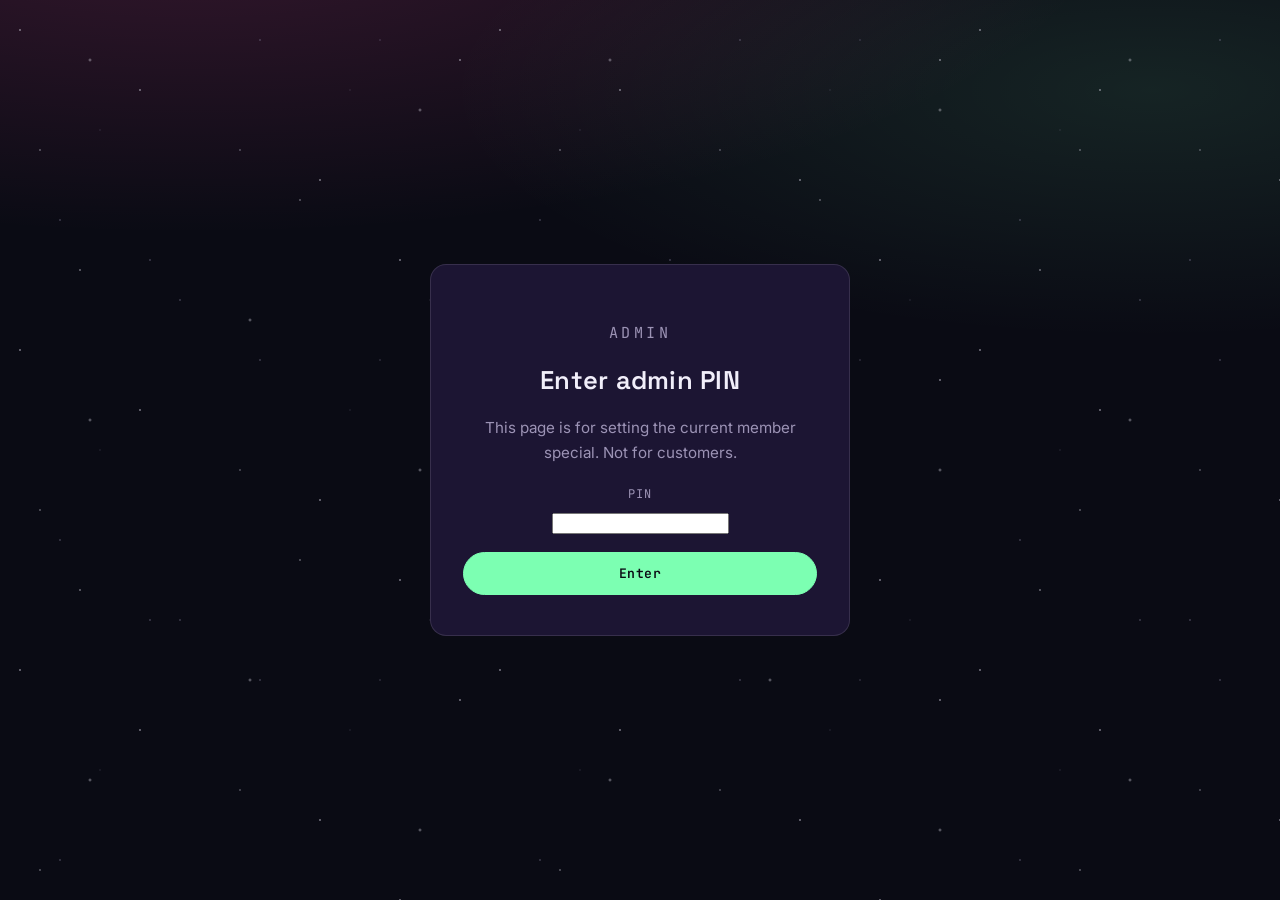
<file: admin/index.html>
<!doctype html>
<html lang="en">
<head>
<meta charset="utf-8">
<meta name="viewport" content="width=device-width, initial-scale=1">
<title>Admin — Indus Valley</title>
<meta name="robots" content="noindex, nofollow">
<link rel="preconnect" href="https://fonts.googleapis.com">
<link href="https://fonts.googleapis.com/css2?family=Space+Grotesk:wght@500;600;700&family=Inter:wght@400;500;600&family=JetBrains+Mono:wght@400;500&display=swap" rel="stylesheet">
<link rel="stylesheet" href="../style.css">
</head>
<body>
<div class="starfield" aria-hidden="true"></div>
<div class="starfield starfield-mid" aria-hidden="true"></div>
<div class="starfield starfield-fast" aria-hidden="true"></div>

<section class="gate-screen" id="pinScreen">
  <div class="gate-card">
    <p class="eyebrow">Admin</p>
    <h1>Enter admin PIN</h1>
    <p>This page is for setting the current member special. Not for customers.</p>
    <div class="form-field" style="margin-top:20px;">
      <label for="adminPin">PIN</label>
      <input type="password" id="adminPin" autocomplete="off">
    </div>
    <button class="btn primary" id="pinSubmit" style="width:100%;">Enter</button>
    <p class="form-msg" id="pinMsg" hidden></p>
  </div>
</section>

<div id="adminApp" hidden>
  <div class="wrap" style="max-width:640px;padding-top:60px;padding-bottom:60px;">
    <p class="eyebrow">Admin</p>
    <h1 style="font-family:var(--display);font-size:2rem;margin-bottom:8px;">Current member special</h1>
    <p style="color:var(--dust);">This is what logged-in members see on the store page right now.</p>

    <form id="promoForm" class="member-form" style="margin-top:32px;">
      <label class="consent-row" style="margin:0 0 20px;">
        <input type="checkbox" id="promoActive">
        <span>Special is currently active (unchecking hides it from members immediately)</span>
      </label>

      <div class="form-field">
        <label for="promoType">Type</label>
        <select id="promoType" style="width:100%;background:var(--space-black);border:1px solid var(--hairline);border-radius:10px;padding:12px 14px;color:var(--starlight);font-family:var(--body);font-size:0.95rem;">
          <option value="percent">Percentage off cart</option>
          <option value="free_preroll">Free pre-roll</option>
          <option value="free_edible">Free edible</option>
          <option value="custom">Custom (write your own label)</option>
        </select>
      </div>

      <div class="form-field" id="valueField">
        <label for="promoValue">Percentage off (e.g. 15)</label>
        <input type="text" id="promoValue" placeholder="15">
      </div>

      <div class="form-field">
        <label for="promoLabel">Label shown to members</label>
        <input type="text" id="promoLabel" placeholder="15% off your cart">
      </div>

      <button type="submit" class="btn primary" id="promoSubmit">Save special</button>
      <p class="form-msg" id="promoMsg" hidden></p>
    </form>

    <div style="margin-top:56px;padding-top:40px;border-top:1px solid var(--hairline);">
      <p class="eyebrow">Individual</p>
      <h1 style="font-family:var(--display);font-size:2rem;margin-bottom:8px;">Send a promo to one member</h1>
      <p style="color:var(--dust);">For birthdays, thank-yous, or anything else meant for just one person. Emails them a code immediately.</p>

      <form id="individualPromoForm" class="member-form" style="margin-top:24px;">
        <div class="form-field">
          <label for="indivMemberSelect">Member</label>
          <select id="indivMemberSelect" required style="width:100%;background:var(--space-black);border:1px solid var(--hairline);border-radius:10px;padding:12px 14px;color:var(--starlight);font-family:var(--body);font-size:0.95rem;">
            <option value="">Loading members…</option>
          </select>
        </div>
        <div class="form-field">
          <label for="indivPromoType">Special</label>
          <select id="indivPromoType" style="width:100%;background:var(--space-black);border:1px solid var(--hairline);border-radius:10px;padding:12px 14px;color:var(--starlight);font-family:var(--body);font-size:0.95rem;">
            <option value="birthday">🎂 Birthday</option>
            <option value="loyalty">⭐ Loyalty</option>
            <option value="thank_you">🙏 Random thank you</option>
          </select>
        </div>
        <div class="form-field">
          <label for="indivPromoValue">Value (e.g. 15, if a percentage — otherwise leave blank)</label>
          <input type="text" id="indivPromoValue" placeholder="15">
        </div>
        <div class="form-field">
          <label for="indivPromoLabel">Message shown to them / label on the code</label>
          <input type="text" id="indivPromoLabel" placeholder="Happy birthday! 15% off your cart this month" required>
        </div>
        <button type="submit" class="btn primary" id="indivPromoSubmit">Send it</button>
        <p class="form-msg" id="indivPromoMsg" hidden></p>
      </form>
    </div>

    <div style="margin-top:56px;padding-top:40px;border-top:1px solid var(--hairline);">
      <p class="eyebrow">Stores</p>
      <h1 style="font-family:var(--display);font-size:2rem;margin-bottom:8px;">Manage stores</h1>
      <p style="color:var(--dust);">Add a store, edit its details, or toggle it live/coming-soon — no code changes needed. The mall's portal ring, search, and A-Z list update automatically.</p>

      <div id="storeList" style="margin-top:28px;display:flex;flex-direction:column;gap:12px;"></div>

      <button type="button" class="btn" id="addStoreBtn" style="width:100%;margin-top:16px;">+ Add a new store</button>
    </div>

    <div style="margin-top:56px;padding-top:40px;border-top:1px solid var(--hairline);">
      <p class="eyebrow">Location &amp; Contact</p>
      <h1 style="font-family:var(--display);font-size:2rem;margin-bottom:8px;">Store details</h1>
      <p style="color:var(--dust);">Address, map link, and contact info — shown on each store's contact section.</p>

      <div class="form-field" style="margin-top:24px;">
        <label for="detailsStoreSelect">Store</label>
        <select id="detailsStoreSelect" style="width:100%;background:var(--space-black);border:1px solid var(--hairline);border-radius:10px;padding:12px 14px;color:var(--starlight);font-family:var(--body);font-size:0.95rem;">
          <option value="">Loading stores…</option>
        </select>
      </div>

      <form id="storeDetailsForm" class="member-form" style="margin-top:16px;">
        <div class="form-field">
          <label for="detailsAddress">Address</label>
          <input type="text" id="detailsAddress" placeholder="123 Main Road, Your Town">
        </div>
        <div class="form-field">
          <label for="detailsMapLink">Google Maps link</label>
          <input type="text" id="detailsMapLink" placeholder="https://maps.app.goo.gl/...">
        </div>
        <div class="form-field">
          <label for="detailsWhatsapp">WhatsApp number</label>
          <input type="text" id="detailsWhatsapp" placeholder="27821234567">
        </div>
        <div class="form-field">
          <label for="detailsInstagram">Instagram handle</label>
          <input type="text" id="detailsInstagram" placeholder="@yourstore">
        </div>
        <div class="form-field">
          <label for="detailsEmail">Email</label>
          <input type="email" id="detailsEmail" placeholder="hello@yourstore.com">
        </div>
        <div class="form-field">
          <label for="detailsPhone">Phone number</label>
          <input type="text" id="detailsPhone" placeholder="082 123 4567">
        </div>
        <div class="form-field">
          <label for="detailsBookingLink">Booking link (Google Calendar, Calendly, etc. — shows a "Book Now" button if set)</label>
          <input type="text" id="detailsBookingLink" placeholder="https://calendar.google.com/...">
        </div>

        <div class="form-field">
          <label style="margin-bottom:12px;">Sections shown on this store's page</label>
          <p style="font-size:0.8rem;color:var(--dust);margin:-6px 0 14px;">Off by default — turn on only what's relevant for this store.</p>
          <label class="consent-row"><input type="checkbox" id="detailsShopEnabled"><span>Shop</span></label>
          <label class="consent-row"><input type="checkbox" id="detailsGalleryEnabled"><span>Gallery</span></label>
          <label class="consent-row"><input type="checkbox" id="detailsEventsEnabled"><span>Upcoming / Events</span></label>
          <label class="consent-row"><input type="checkbox" id="detailsReviewsEnabled"><span>Reviews</span></label>
          <label class="consent-row"><input type="checkbox" id="detailsContactEnabled"><span>Find Us / Contact</span></label>
        </div>
        <button type="submit" class="btn primary" id="storeDetailsSubmit">Save details</button>
        <p class="form-msg" id="storeDetailsMsg" hidden></p>
      </form>
    </div>

    <div style="margin-top:56px;padding-top:40px;border-top:1px solid var(--hairline);">
      <p class="eyebrow">Catalog</p>
      <h1 style="font-family:var(--display);font-size:2rem;margin-bottom:8px;">Manage products</h1>
      <p style="color:var(--dust);">Add, edit, or remove products — with real photos — for any store.</p>

      <div class="form-field" style="margin-top:24px;">
        <label for="productsStoreSelect">Store</label>
        <select id="productsStoreSelect" style="width:100%;background:var(--space-black);border:1px solid var(--hairline);border-radius:10px;padding:12px 14px;color:var(--starlight);font-family:var(--body);font-size:0.95rem;">
          <option value="">Loading stores…</option>
        </select>
      </div>

      <div id="productList" style="margin-top:20px;display:flex;flex-direction:column;gap:10px;"></div>

      <button type="button" class="btn" id="addProductBtn" style="width:100%;margin-top:16px;">+ Add a product</button>
    </div>

    <div class="admin-modal-backdrop" id="productEditBackdrop" hidden></div>
    <div class="orbit-store-popup admin-modal" id="productEditModal" style="position:fixed;top:50%;left:50%;transform:translate(-50%,-50%);width:340px;max-width:90vw;z-index:900;text-align:left;" hidden>
      <button class="orbit-popup-close" id="productEditClose" aria-label="Close">×</button>
      <p class="eyebrow" style="margin-bottom:16px;">Product details</p>
      <form id="productEditForm" class="member-form">
        <input type="hidden" id="productEditId">
        <div class="form-field">
          <label for="productEditCategory">Category</label>
          <select id="productEditCategory" style="width:100%;background:var(--space-black);border:1px solid var(--hairline);border-radius:10px;padding:12px 14px;color:var(--starlight);font-family:var(--body);font-size:0.95rem;">
            <option value="">— choose a category —</option>
            <option value="__new__">+ Add new category…</option>
          </select>
          <input type="text" id="productEditCategoryNew" placeholder="New category name" style="margin-top:8px;" hidden>
        </div>
        <div class="form-field">
          <label for="productEditName">Product name</label>
          <input type="text" id="productEditName" required>
        </div>
        <div class="form-field">
          <label for="productEditVariant">Description / variant</label>
          <input type="text" id="productEditVariant" placeholder="e.g. 30ml, 300 drops">
        </div>
        <div class="form-field">
          <label for="productEditPrice">Price / display text</label>
          <input type="text" id="productEditPrice" placeholder="e.g. R150, or 1000mg CBD">
        </div>
        <div class="form-field">
          <label for="productEditPhotoFile">Photo</label>
          <input type="file" id="productEditPhotoFile" accept="image/*">
          <div id="productPhotoPreviewWrap" style="margin-top:10px;" hidden>
            <img id="productPhotoPreview" style="width:100%;max-height:160px;object-fit:cover;border-radius:10px;display:block;">
          </div>
          <p id="productUploadStatus" style="font-size:0.78rem;color:var(--dust);margin-top:6px;"></p>
          <input type="hidden" id="productEditPhotoUrl">
        </div>
        <div class="form-field">
          <label for="productEditStatus">Status</label>
          <select id="productEditStatus" style="width:100%;background:var(--space-black);border:1px solid var(--hairline);border-radius:10px;padding:12px 14px;color:var(--starlight);font-family:var(--body);font-size:0.95rem;">
            <option value="active">Active (visible)</option>
            <option value="hidden">Hidden</option>
          </select>
        </div>
        <button type="submit" class="btn primary" id="productEditSave" style="width:100%;">Save product</button>
        <button type="button" class="btn" id="productEditDelete" style="width:100%;margin-top:8px;color:var(--plasma-pink);">Delete this product</button>
        <p class="form-msg" id="productEditMsg" hidden></p>
      </form>
    </div>

    <div style="margin-top:56px;padding-top:40px;border-top:1px solid var(--hairline);">
      <p class="eyebrow">Showcase</p>
      <h1 style="font-family:var(--display);font-size:2rem;margin-bottom:8px;">Manage gallery</h1>
      <p style="color:var(--dust);">Optional — only shows on a store's page if it has at least one photo.</p>
      <div class="form-field" style="margin-top:24px;">
        <label for="galleryStoreSelect">Store</label>
        <select id="galleryStoreSelect" style="width:100%;background:var(--space-black);border:1px solid var(--hairline);border-radius:10px;padding:12px 14px;color:var(--starlight);font-family:var(--body);font-size:0.95rem;">
          <option value="">Loading stores…</option>
        </select>
      </div>
      <div id="galleryList" style="margin-top:20px;display:flex;flex-direction:column;gap:10px;"></div>
      <button type="button" class="btn" id="addGalleryBtn" style="width:100%;margin-top:16px;">+ Add a photo</button>
    </div>

    <div class="admin-modal-backdrop" id="galleryEditBackdrop" hidden></div>
    <div class="orbit-store-popup admin-modal" id="galleryEditModal" style="position:fixed;top:50%;left:50%;transform:translate(-50%,-50%);width:340px;max-width:90vw;z-index:900;text-align:left;" hidden>
      <button class="orbit-popup-close" id="galleryEditClose" aria-label="Close">×</button>
      <p class="eyebrow" style="margin-bottom:16px;">Photo details</p>
      <form id="galleryEditForm" class="member-form">
        <input type="hidden" id="galleryEditId">
        <div class="form-field">
          <label for="galleryEditPhotoFile">Photo</label>
          <input type="file" id="galleryEditPhotoFile" accept="image/*">
          <div id="galleryPhotoPreviewWrap" style="margin-top:10px;" hidden>
            <img id="galleryPhotoPreview" style="width:100%;max-height:160px;object-fit:cover;border-radius:10px;display:block;">
          </div>
          <p id="galleryUploadStatus" style="font-size:0.78rem;color:var(--dust);margin-top:6px;"></p>
          <input type="hidden" id="galleryEditPhotoUrl">
        </div>
        <div class="form-field">
          <label for="galleryEditCaption">Caption (optional)</label>
          <input type="text" id="galleryEditCaption" placeholder="e.g. Studio session, March 2026">
        </div>
        <button type="submit" class="btn primary" id="galleryEditSave" style="width:100%;">Save photo</button>
        <button type="button" class="btn" id="galleryEditDelete" style="width:100%;margin-top:8px;color:var(--plasma-pink);">Delete this photo</button>
        <p class="form-msg" id="galleryEditMsg" hidden></p>
      </form>
    </div>

    <div style="margin-top:56px;padding-top:40px;border-top:1px solid var(--hairline);">
      <p class="eyebrow">Calendar</p>
      <h1 style="font-family:var(--display);font-size:2rem;margin-bottom:8px;">Manage events</h1>
      <p style="color:var(--dust);">Optional — shows on a store's page only if there's at least one upcoming event.</p>
      <div class="form-field" style="margin-top:24px;">
        <label for="eventsStoreSelect">Store</label>
        <select id="eventsStoreSelect" style="width:100%;background:var(--space-black);border:1px solid var(--hairline);border-radius:10px;padding:12px 14px;color:var(--starlight);font-family:var(--body);font-size:0.95rem;">
          <option value="">Loading stores…</option>
        </select>
      </div>
      <div id="eventsAdminList" style="margin-top:20px;display:flex;flex-direction:column;gap:10px;"></div>
      <button type="button" class="btn" id="addEventBtn" style="width:100%;margin-top:16px;">+ Add an event</button>
    </div>

    <div class="admin-modal-backdrop" id="eventEditBackdrop" hidden></div>
    <div class="orbit-store-popup admin-modal" id="eventEditModal" style="position:fixed;top:50%;left:50%;transform:translate(-50%,-50%);width:340px;max-width:90vw;z-index:900;text-align:left;" hidden>
      <button class="orbit-popup-close" id="eventEditClose" aria-label="Close">×</button>
      <p class="eyebrow" style="margin-bottom:16px;">Event details</p>
      <form id="eventEditForm" class="member-form">
        <input type="hidden" id="eventEditId">
        <div class="form-field"><label for="eventEditTitle">Title</label><input type="text" id="eventEditTitle" required></div>
        <div class="form-field"><label for="eventEditDate">Date</label><input type="date" id="eventEditDate" required></div>
        <div class="form-field"><label for="eventEditTime">Time (optional)</label><input type="text" id="eventEditTime" placeholder="e.g. 7pm"></div>
        <div class="form-field"><label for="eventEditDescription">Description (optional)</label><input type="text" id="eventEditDescription"></div>
        <button type="submit" class="btn primary" id="eventEditSave" style="width:100%;">Save event</button>
        <button type="button" class="btn" id="eventEditDelete" style="width:100%;margin-top:8px;color:var(--plasma-pink);">Delete this event</button>
        <p class="form-msg" id="eventEditMsg" hidden></p>
      </form>
    </div>

    <div style="margin-top:56px;padding-top:40px;border-top:1px solid var(--hairline);">
      <p class="eyebrow">Social proof</p>
      <h1 style="font-family:var(--display);font-size:2rem;margin-bottom:8px;">Manage reviews</h1>
      <p style="color:var(--dust);">Optional — shows on a store's page only if it has at least one review.</p>
      <div class="form-field" style="margin-top:24px;">
        <label for="reviewsStoreSelect">Store</label>
        <select id="reviewsStoreSelect" style="width:100%;background:var(--space-black);border:1px solid var(--hairline);border-radius:10px;padding:12px 14px;color:var(--starlight);font-family:var(--body);font-size:0.95rem;">
          <option value="">Loading stores…</option>
        </select>
      </div>
      <div id="reviewsAdminList" style="margin-top:20px;display:flex;flex-direction:column;gap:10px;"></div>
      <button type="button" class="btn" id="addReviewBtn" style="width:100%;margin-top:16px;">+ Add a review</button>
    </div>

    <div class="admin-modal-backdrop" id="reviewEditBackdrop" hidden></div>
    <div class="orbit-store-popup admin-modal" id="reviewEditModal" style="position:fixed;top:50%;left:50%;transform:translate(-50%,-50%);width:340px;max-width:90vw;z-index:900;text-align:left;" hidden>
      <button class="orbit-popup-close" id="reviewEditClose" aria-label="Close">×</button>
      <p class="eyebrow" style="margin-bottom:16px;">Review details</p>
      <form id="reviewEditForm" class="member-form">
        <input type="hidden" id="reviewEditId">
        <div class="form-field"><label for="reviewEditName">Reviewer name</label><input type="text" id="reviewEditName" required></div>
        <div class="form-field">
          <label for="reviewEditRating">Rating</label>
          <select id="reviewEditRating" style="width:100%;background:var(--space-black);border:1px solid var(--hairline);border-radius:10px;padding:12px 14px;color:var(--starlight);font-family:var(--body);font-size:0.95rem;">
            <option value="5">★★★★★ (5)</option>
            <option value="4">★★★★☆ (4)</option>
            <option value="3">★★★☆☆ (3)</option>
            <option value="2">★★☆☆☆ (2)</option>
            <option value="1">★☆☆☆☆ (1)</option>
          </select>
        </div>
        <div class="form-field"><label for="reviewEditText">Review text</label><input type="text" id="reviewEditText" required></div>
        <button type="submit" class="btn primary" id="reviewEditSave" style="width:100%;">Save review</button>
        <button type="button" class="btn" id="reviewEditDelete" style="width:100%;margin-top:8px;color:var(--plasma-pink);">Delete this review</button>
        <p class="form-msg" id="reviewEditMsg" hidden></p>
      </form>
    </div>

    <div class="admin-modal-backdrop" id="storeEditBackdrop" hidden></div>
    <div class="orbit-store-popup admin-modal" id="storeEditModal" style="position:fixed;top:50%;left:50%;transform:translate(-50%,-50%);width:340px;max-width:90vw;z-index:900;text-align:left;" hidden>
      <button class="orbit-popup-close" id="storeEditClose" aria-label="Close">×</button>
      <p class="eyebrow" style="margin-bottom:16px;">Store details</p>
      <form id="storeEditForm" class="member-form">
        <input type="hidden" id="storeEditId">
        <div class="form-field">
          <label for="storeEditName">Name</label>
          <input type="text" id="storeEditName" required>
        </div>
        <div class="form-field">
          <label for="storeEditSub">One-line description</label>
          <input type="text" id="storeEditSub" placeholder="e.g. custom talking presenters">
        </div>
        <div class="form-field">
          <label for="storeEditUrl">Store address (filled in for you)</label>
          <input type="text" id="storeEditUrl" placeholder="/storename/">
        </div>
        <div class="form-field">
          <label for="storeEditLogo">Logo file (optional)</label>
          <input type="text" id="storeEditLogo" placeholder="/assets/logo-vertical-medium.png">
        </div>
        <div class="form-field">
          <label for="storeEditColor">Colour (tap one, or type a code)</label>
          <div id="storeColorSwatches" style="display:flex;flex-wrap:wrap;gap:10px;margin-bottom:10px;"></div>
          <input type="text" id="storeEditColorHex" maxlength="7" placeholder="#2DE2D0" autocomplete="off">
          <input type="color" id="storeEditColor" hidden>
        </div>
        <div class="form-field">
          <label for="storeEditInitial">Initial letter (filled in for you)</label>
          <input type="text" id="storeEditInitial" maxlength="2">
        </div>
        <div class="form-field">
          <label for="storeEditStatus">Status</label>
          <select id="storeEditStatus" style="width:100%;background:var(--space-black);border:1px solid var(--hairline);border-radius:10px;padding:12px 14px;color:var(--starlight);font-family:var(--body);font-size:0.95rem;">
            <option value="live">Live</option>
            <option value="coming-soon">Coming soon</option>
            <option value="planning">Planning (hidden from mall)</option>
          </select>
        </div>
        <label class="consent-row" style="margin:0 0 20px;">
          <input type="checkbox" id="storeEditAgeRestricted">
          <span>Age-restricted (needs the age + membership gate)</span>
        </label>
        <button type="submit" class="btn primary" id="storeEditSave" style="width:100%;">Save store</button>
        <button type="button" class="btn" id="storeEditDelete" style="width:100%;margin-top:8px;color:var(--plasma-pink);">Delete this store</button>
        <p class="form-msg" id="storeEditMsg" hidden></p>
      </form>
    </div>
  </div>
</div>

<script>
  // Same Apps Script URL as the rest of the site.
  var APPS_SCRIPT_URL = 'https://script.google.com/macros/s/AKfycbyYl6u9whFo-Feo1aczUheKbd3rLkEs0ZjsCzrJ6P5FfqUs3s2kt-ZUOWNzQbq3-hpCgg/exec';

  (function(){
    var pinScreen = document.getElementById('pinScreen');
    var adminApp = document.getElementById('adminApp');
    var enteredPin = '';

    document.getElementById('pinSubmit').addEventListener('click', function(){
      var pin = document.getElementById('adminPin').value.trim();
      if(!pin){ return; }
      enteredPin = pin;
      pinScreen.hidden = true;
      adminApp.hidden = false;
    });
    document.getElementById('adminPin').addEventListener('keydown', function(e){
      if(e.key === 'Enter'){ document.getElementById('pinSubmit').click(); }
    });

    var typeSelect = document.getElementById('promoType');
    var valueField = document.getElementById('valueField');
    var labelInput = document.getElementById('promoLabel');

    var defaultLabels = {
      percent: function(v){ return (v || '__') + '% off your cart'; },
      free_preroll: function(){ return 'A free pre-roll with your visit'; },
      free_edible: function(){ return 'A free edible with your visit'; },
      custom: function(){ return labelInput.value; }
    };

    function updateFieldsForType(){
      valueField.hidden = (typeSelect.value !== 'percent');
      if(typeSelect.value !== 'custom'){
        labelInput.value = defaultLabels[typeSelect.value](document.getElementById('promoValue').value);
      }
    }
    typeSelect.addEventListener('change', updateFieldsForType);
    document.getElementById('promoValue').addEventListener('input', updateFieldsForType);
    updateFieldsForType();

    document.getElementById('promoForm').addEventListener('submit', function(ev){
      ev.preventDefault();
      var msg = document.getElementById('promoMsg');
      var btn = document.getElementById('promoSubmit');
      msg.hidden = true;
      btn.disabled = true;
      btn.textContent = 'Saving…';

      var payload = {
        action: 'setPromo',
        pin: enteredPin,
        active: document.getElementById('promoActive').checked,
        type: typeSelect.value,
        label: labelInput.value,
        value: document.getElementById('promoValue').value
      };

      fetch(APPS_SCRIPT_URL, {
        method: 'POST',
        headers: { 'Content-Type': 'text/plain;charset=utf-8' },
        body: JSON.stringify(payload)
      })
        .then(function(res){ return res.json(); })
        .then(function(data){
          if(data.success){
            msg.hidden = false;
            msg.style.color = 'var(--bio-green)';
            msg.textContent = 'Saved — members will see this now.';
          } else {
            throw new Error(data.error || 'Failed to save');
          }
        })
        .catch(function(err){
          msg.hidden = false;
          msg.style.color = 'var(--plasma-pink)';
          msg.textContent = err.message === 'Invalid admin PIN'
            ? 'Wrong PIN — go back and re-enter it.'
            : "Couldn't save — check your connection and try again.";
        })
        .finally(function(){
          btn.disabled = false;
          btn.textContent = 'Save special';
        });
    });
    document.getElementById('individualPromoForm').addEventListener('submit', function(ev){
      ev.preventDefault();
      var msg = document.getElementById('indivPromoMsg');
      var btn = document.getElementById('indivPromoSubmit');
      msg.hidden = true;
      btn.disabled = true;
      btn.textContent = 'Sending…';

      var payload = {
        action: 'assignPromo',
        pin: enteredPin,
        memberEmail: document.getElementById('indivMemberSelect').value,
        type: document.getElementById('indivPromoType').value,
        value: document.getElementById('indivPromoValue').value,
        label: document.getElementById('indivPromoLabel').value
      };

      fetch(APPS_SCRIPT_URL, {
        method: 'POST',
        headers: { 'Content-Type': 'text/plain;charset=utf-8' },
        body: JSON.stringify(payload)
      })
        .then(function(res){ return res.json(); })
        .then(function(data){
          if(data.success){
            msg.hidden = false;
            msg.style.color = 'var(--bio-green)';
            msg.textContent = 'Sent — code emailed to that member.';
            document.getElementById('indivPromoValue').value = '';
            document.getElementById('indivPromoLabel').value = '';
          } else {
            throw new Error(data.error || 'Failed to send');
          }
        })
        .catch(function(err){
          msg.hidden = false;
          msg.style.color = 'var(--plasma-pink)';
          msg.textContent = err.message === 'Invalid admin PIN'
            ? 'Wrong PIN — go back and re-enter it.'
            : (err.message === 'No member found with that email'
              ? "No member found with that email — check it's correct."
              : "Couldn't send — check your connection and try again.");
        })
        .finally(function(){
          btn.disabled = false;
          btn.textContent = 'Send it';
        });
    });
  })();

  // ===================== Individual promo: member dropdown =====================
  (function(){
    var typeDefaults = {
      birthday: 'Happy birthday! Here\'s a little something for you 🎂',
      loyalty: 'Thanks for being a loyal member — here\'s a little something for you ⭐',
      thank_you: 'Just wanted to say thanks — here\'s a little something for you 🙏'
    };

    function daysUntilNextBirthday(dobStr){
      if(!dobStr) return 9999;
      var dob = new Date(dobStr);
      if(isNaN(dob.getTime())) return 9999;
      var today = new Date();
      var next = new Date(today.getFullYear(), dob.getMonth(), dob.getDate());
      if(next < today){ next.setFullYear(today.getFullYear() + 1); }
      return Math.round((next - today) / (1000 * 60 * 60 * 24));
    }

    function formatDob(dobStr){
      if(!dobStr) return '';
      var d = new Date(dobStr);
      if(isNaN(d.getTime())) return '';
      var months = ['Jan','Feb','Mar','Apr','May','Jun','Jul','Aug','Sep','Oct','Nov','Dec'];
      return months[d.getMonth()] + ' ' + d.getDate();
    }

    function loadMembers(){
      var select = document.getElementById('indivMemberSelect');
      var pin = document.getElementById('adminPin').value.trim();
      fetch(APPS_SCRIPT_URL + '?action=getMembers&pin=' + encodeURIComponent(pin))
        .then(function(res){ return res.json(); })
        .then(function(data){
          if(!data.members){
            select.innerHTML = '<option value="">Could not load members</option>';
            return;
          }
          var members = data.members.slice().sort(function(a, b){
            return daysUntilNextBirthday(a.dob) - daysUntilNextBirthday(b.dob);
          });
          select.innerHTML = '';
          members.forEach(function(m){
            var opt = document.createElement('option');
            opt.value = m.email;
            var dobPart = formatDob(m.dob);
            var soon = daysUntilNextBirthday(m.dob) <= 14 ? ' 🎂' : '';
            opt.textContent = (m.name || m.email) + (dobPart ? ' — birthday ' + dobPart : '') + soon;
            select.appendChild(opt);
          });
          if(members.length === 0){
            select.innerHTML = '<option value="">No members yet</option>';
          }
        })
        .catch(function(){
          select.innerHTML = '<option value="">Could not load members</option>';
        });
    }

    document.getElementById('indivPromoType').addEventListener('change', function(){
      var labelField = document.getElementById('indivPromoLabel');
      if(!labelField.value || Object.values(typeDefaults).indexOf(labelField.value) > -1){
        labelField.value = typeDefaults[this.value] || '';
      }
    });

    document.getElementById('pinSubmit').addEventListener('click', function(){
      setTimeout(loadMembers, 50);
    });
  })();

  // ===================== Store management =====================
  (function(){
    var adminPinField = document.getElementById('adminPin');
    var storeListEl = document.getElementById('storeList');
    var editModal = document.getElementById('storeEditModal');
    var editForm = document.getElementById('storeEditForm');

    function currentPin(){ return adminPinField.value.trim(); }

    function loadStores(){
      storeListEl.innerHTML = 'Loading…';
      fetch(APPS_SCRIPT_URL + '?action=getStores')
        .then(function(res){ return res.json(); })
        .then(function(data){
          renderStoreList(data.stores || []);
        })
        .catch(function(){
          storeListEl.innerHTML = '<p style="color:var(--plasma-pink);">Could not load stores — check your connection.</p>';
        });
    }

    function renderStoreList(stores){
      storeListEl.innerHTML = '';
      stores.sort(function(a, b){ return (a.order||0) - (b.order||0); });
      stores.forEach(function(s){
        var row = document.createElement('div');
        row.style.cssText = 'display:flex;align-items:center;gap:14px;border:1px solid var(--hairline);border-radius:12px;padding:14px 16px;background:var(--nebula-violet);cursor:pointer;';
        row.innerHTML =
          '<div style="width:34px;height:34px;border-radius:50%;background:' + s.color + ';flex-shrink:0;display:flex;align-items:center;justify-content:center;font-family:var(--display);color:#0A0B10;">' + s.initial + '</div>' +
          '<div style="flex:1;">' +
            '<div style="font-weight:600;color:var(--starlight);">' + s.name + '</div>' +
            '<div style="font-size:0.82rem;color:var(--dust);">' + s.sub + ' · ' + s.status + '</div>' +
          '</div>';
        row.addEventListener('click', function(){ openEditModal(s); });
        storeListEl.appendChild(row);
      });
    }

    function openEditModal(s){
      document.getElementById('storeEditId').value = s.id || '';
      document.getElementById('storeEditName').value = s.name || '';
      document.getElementById('storeEditSub').value = s.sub || '';
      document.getElementById('storeEditUrl').value = s.url || '';
      document.getElementById('storeEditLogo').value = s.logo || '';
      document.getElementById('storeEditColor').value = s.color || '#999999';
      document.getElementById('storeEditInitial').value = s.initial || '';
      document.getElementById('storeEditStatus').value = s.status || 'coming-soon';
      document.getElementById('storeEditAgeRestricted').checked = !!s.ageRestricted;
      var isNew = !s.id;
      document.getElementById('storeEditUrl').dataset.auto = isNew ? '1' : '0';
      document.getElementById('storeEditInitial').dataset.auto = isNew ? '1' : '0';
      document.getElementById('storeEditMsg').hidden = true;
      editModal.hidden = false;
      editModal.dispatchEvent(new Event('colorsync'));
    }

    document.getElementById('addStoreBtn').addEventListener('click', function(){
      openEditModal({ id: '', name: '', sub: '', url: '', logo: '', color: '#999999', initial: '', status: 'coming-soon', ageRestricted: false, order: 99 });
    });
    // Colour: tap a swatch or type a hex code (the native colour picker doesn't open on every phone).
    (function(){
      var cols = ['#2DE2D0','#6E9B5A','#4FA88A','#B8933F','#C97B3D','#FF7A66','#C4508F','#7A6BB0','#4A7FD6','#19E3FF'];
      var box = document.getElementById('storeColorSwatches'), hex = document.getElementById('storeEditColorHex'), real = document.getElementById('storeEditColor');
      function setColor(c){ c = c.toUpperCase(); real.value = /^#[0-9A-F]{6}$/.test(c) ? c : real.value; hex.value = c; mark(); }
      function mark(){ Array.prototype.forEach.call(box.children, function(b){ b.style.outline = (b.dataset.c === real.value.toUpperCase()) ? '2px solid #fff' : 'none'; }); }
      cols.forEach(function(c){
        var b = document.createElement('button'); b.type = 'button'; b.dataset.c = c; b.setAttribute('aria-label', 'Colour ' + c);
        b.style.cssText = 'width:36px;height:36px;border-radius:50%;border:1px solid rgba(255,255,255,.25);cursor:pointer;background:' + c + ';outline-offset:2px;';
        b.addEventListener('click', function(){ setColor(c); });
        box.appendChild(b);
      });
      hex.addEventListener('input', function(){ var v = hex.value.trim(); if(v && v.charAt(0) !== '#'){ v = '#' + v; hex.value = v; } if(/^#[0-9a-fA-F]{6}$/.test(v)){ real.value = v.toUpperCase(); mark(); } });
      // keep in step when the editor opens with an existing colour
      new MutationObserver(function(){}).observe(real, {attributes:true});
      document.getElementById('storeEditModal').addEventListener('colorsync', function(){ hex.value = real.value.toUpperCase(); mark(); });
    })();
    // Make onboarding easy: fill the address and initial from the name until the owner edits them.
    (function(){
      var nameF = document.getElementById('storeEditName'), urlF = document.getElementById('storeEditUrl'), iniF = document.getElementById('storeEditInitial');
      function slug(n){ return n.toLowerCase().replace(/[^a-z0-9]+/g, ''); }
      nameF.addEventListener('input', function(){
        var n = nameF.value.trim();
        if(urlF.dataset.auto !== '0'){ urlF.value = n ? '/' + slug(n) + '/' : ''; }
        if(iniF.dataset.auto !== '0'){ iniF.value = n ? n.charAt(0).toUpperCase() : ''; }
      });
      urlF.addEventListener('input', function(){ urlF.dataset.auto = '0'; });
      iniF.addEventListener('input', function(){ iniF.dataset.auto = '0'; });
    })();
    document.getElementById('storeEditClose').addEventListener('click', function(){ editModal.hidden = true; });
    document.getElementById('storeEditDelete').addEventListener('click', function(){
      var id = document.getElementById('storeEditId').value;
      if(!id){ editModal.hidden = true; return; }
      if(!confirm('Delete this store? This cannot be undone.')) return;
      fetch(APPS_SCRIPT_URL, {
        method: 'POST',
        headers: { 'Content-Type': 'text/plain;charset=utf-8' },
        body: JSON.stringify({ action: 'deleteStore', pin: currentPin(), id: id })
      })
        .then(function(res){ return res.json(); })
        .then(function(){ editModal.hidden = true; loadStores(); });
    });

    editForm.addEventListener('submit', function(ev){
      ev.preventDefault();
      var msg = document.getElementById('storeEditMsg');
      var idField = document.getElementById('storeEditId');
      var name = document.getElementById('storeEditName').value.trim();
      var id = idField.value || name.toLowerCase().replace(/[^a-z0-9]+/g, '-').replace(/(^-|-$)/g, '');

      var payload = {
        action: 'saveStore',
        pin: currentPin(),
        id: id,
        name: name,
        sub: document.getElementById('storeEditSub').value,
        url: document.getElementById('storeEditUrl').value || ('/' + name.toLowerCase().replace(/[^a-z0-9]+/g, '') + '/'),
        logo: document.getElementById('storeEditLogo').value,
        color: document.getElementById('storeEditColor').value,
        initial: document.getElementById('storeEditInitial').value || name.charAt(0).toUpperCase(),
        status: document.getElementById('storeEditStatus').value,
        ageRestricted: document.getElementById('storeEditAgeRestricted').checked
      };

      fetch(APPS_SCRIPT_URL, {
        method: 'POST',
        headers: { 'Content-Type': 'text/plain;charset=utf-8' },
        body: JSON.stringify(payload)
      })
        .then(function(res){ return res.json(); })
        .then(function(data){
          if(data.success){
            editModal.hidden = true;
            loadStores();
          } else {
            msg.hidden = false;
            msg.textContent = data.error === 'Invalid admin PIN' ? 'Wrong PIN.' : "Couldn't save — try again.";
          }
        })
        .catch(function(){
          msg.hidden = false;
          msg.textContent = "Couldn't save — check your connection.";
        });
    });

    // Load once the PIN screen is passed.
    document.getElementById('pinSubmit').addEventListener('click', function(){
      setTimeout(loadStores, 50); // small delay so this runs after the existing pin-submit handler shows adminApp
    });
  })();

  // ===================== Store details (location & contact) =====================
  (function(){
    function pin(){ return document.getElementById('adminPin').value.trim(); }

    function populateStoreSelect(selectEl){
      fetch(APPS_SCRIPT_URL + '?action=getStores')
        .then(function(res){ return res.json(); })
        .then(function(data){
          selectEl.innerHTML = '';
          (data.stores || []).forEach(function(s){
            var opt = document.createElement('option');
            opt.value = s.id;
            opt.textContent = s.name;
            selectEl.appendChild(opt);
          });
          selectEl.dispatchEvent(new Event('change'));
        })
        .catch(function(){
          selectEl.innerHTML = '<option value="">Could not load stores</option>';
        });
    }

    function loadStoreDetails(storeId){
      if(!storeId) return;
      ['detailsAddress','detailsMapLink','detailsWhatsapp','detailsInstagram','detailsEmail','detailsPhone','detailsBookingLink'].forEach(function(id){
        document.getElementById(id).value = '';
        document.getElementById(id).placeholder = 'Loading current details…';
      });
      fetch(APPS_SCRIPT_URL + '?action=getStoreSettings&storeId=' + encodeURIComponent(storeId))
        .then(function(res){ return res.json(); })
        .then(function(data){
          var s = data.settings || {};
          document.getElementById('detailsAddress').value = s.address || '';
          document.getElementById('detailsMapLink').value = s.mapLink || '';
          document.getElementById('detailsWhatsapp').value = s.whatsapp || '';
          document.getElementById('detailsInstagram').value = s.instagram || '';
          document.getElementById('detailsEmail').value = s.email || '';
          document.getElementById('detailsPhone').value = s.phone || '';
          document.getElementById('detailsBookingLink').value = s.bookingLink || '';
          document.getElementById('detailsShopEnabled').checked = s.shopEnabled === 'TRUE';
          document.getElementById('detailsGalleryEnabled').checked = s.galleryEnabled === 'TRUE';
          document.getElementById('detailsEventsEnabled').checked = s.eventsEnabled === 'TRUE';
          document.getElementById('detailsReviewsEnabled').checked = s.reviewsEnabled === 'TRUE';
          document.getElementById('detailsContactEnabled').checked = s.contactEnabled === 'TRUE';
          ['detailsAddress','detailsMapLink','detailsWhatsapp','detailsInstagram','detailsEmail','detailsPhone','detailsBookingLink'].forEach(function(id){
            document.getElementById(id).placeholder = '';
          });
        });
    }

    var detailsSelect = document.getElementById('detailsStoreSelect');
    detailsSelect.addEventListener('change', function(){
      loadStoreDetails(this.value);
    });

    document.getElementById('storeDetailsForm').addEventListener('submit', function(ev){
      ev.preventDefault();
      var msg = document.getElementById('storeDetailsMsg');
      var btn = document.getElementById('storeDetailsSubmit');

      var storeName = detailsSelect.options[detailsSelect.selectedIndex]
        ? detailsSelect.options[detailsSelect.selectedIndex].textContent
        : detailsSelect.value;

      var payload = {
        action: 'saveStoreSettings',
        pin: pin(),
        storeId: detailsSelect.value,
        address: document.getElementById('detailsAddress').value,
        mapLink: document.getElementById('detailsMapLink').value,
        whatsapp: document.getElementById('detailsWhatsapp').value,
        instagram: document.getElementById('detailsInstagram').value,
        email: document.getElementById('detailsEmail').value,
        phone: document.getElementById('detailsPhone').value,
        bookingLink: document.getElementById('detailsBookingLink').value,
        shopEnabled: document.getElementById('detailsShopEnabled').checked,
        galleryEnabled: document.getElementById('detailsGalleryEnabled').checked,
        eventsEnabled: document.getElementById('detailsEventsEnabled').checked,
        reviewsEnabled: document.getElementById('detailsReviewsEnabled').checked,
        contactEnabled: document.getElementById('detailsContactEnabled').checked
      };

      var confirmText = 'Save these details for ' + storeName + '?\n\n' +
        'Address: ' + (payload.address || '(blank)') + '\n' +
        'Map link: ' + (payload.mapLink || '(blank)') + '\n' +
        'WhatsApp: ' + (payload.whatsapp || '(blank)') + '\n' +
        'Instagram: ' + (payload.instagram || '(blank)') + '\n' +
        'Email: ' + (payload.email || '(blank)') + '\n' +
        'Phone: ' + (payload.phone || '(blank)') + '\n' +
        'Booking link: ' + (payload.bookingLink || '(blank)') + '\n' +
        'Sections on: ' + (['shopEnabled','galleryEnabled','eventsEnabled','reviewsEnabled','contactEnabled']
          .filter(function(k){ return payload[k]; })
          .map(function(k){ return k.replace('Enabled',''); })
          .join(', ') || '(none)') + '\n\n' +
        'Double check these are correct before saving.';
      if(!confirm(confirmText)) return;

      msg.hidden = true;
      btn.disabled = true;
      btn.textContent = 'Saving…';

      fetch(APPS_SCRIPT_URL, {
        method: 'POST',
        headers: { 'Content-Type': 'text/plain;charset=utf-8' },
        body: JSON.stringify(payload)
      })
        .then(function(res){ return res.json(); })
        .then(function(data){
          if(data.success){
            msg.hidden = false;
            msg.style.color = 'var(--bio-green)';
            msg.textContent = 'Saved.';
          } else {
            throw new Error(data.error || 'Failed to save');
          }
        })
        .catch(function(err){
          msg.hidden = false;
          msg.style.color = 'var(--plasma-pink)';
          msg.textContent = err.message === 'Invalid admin PIN' ? 'Wrong PIN.' : "Couldn't save — try again.";
        })
        .finally(function(){
          btn.disabled = false;
          btn.textContent = 'Save details';
        });
    });

    document.getElementById('pinSubmit').addEventListener('click', function(){
      setTimeout(function(){ populateStoreSelect(detailsSelect); }, 50);
    });
  })();

  // ===================== Manage products =====================
  (function(){
    function pin(){ return document.getElementById('adminPin').value.trim(); }

    var productsSelect = document.getElementById('productsStoreSelect');
    var productListEl = document.getElementById('productList');
    var modal = document.getElementById('productEditModal');
    var uploadedPhotoUrl = '';

    function populateStoreSelect(){
      fetch(APPS_SCRIPT_URL + '?action=getStores')
        .then(function(res){ return res.json(); })
        .then(function(data){
          productsSelect.innerHTML = '';
          (data.stores || []).forEach(function(s){
            var opt = document.createElement('option');
            opt.value = s.id;
            opt.textContent = s.name;
            productsSelect.appendChild(opt);
          });
          loadProducts(productsSelect.value);
        })
        .catch(function(){
          productsSelect.innerHTML = '<option value="">Could not load stores</option>';
        });
    }

    var knownCategories = [];

    function updateCategoryDropdown(selectedValue){
      var select = document.getElementById('productEditCategory');
      select.innerHTML = '<option value="">— choose a category —</option>';
      knownCategories.forEach(function(cat){
        var opt = document.createElement('option');
        opt.value = cat;
        opt.textContent = cat;
        select.appendChild(opt);
      });
      var newOpt = document.createElement('option');
      newOpt.value = '__new__';
      newOpt.textContent = '+ Add new category…';
      select.appendChild(newOpt);

      var newCategoryField = document.getElementById('productEditCategoryNew');
      if(selectedValue && knownCategories.indexOf(selectedValue) === -1){
        // Editing a product whose category isn't in the known list yet
        // (e.g. it was just typed as new elsewhere) — fall back to the
        // new-category field so the real value isn't lost.
        select.value = '__new__';
        newCategoryField.value = selectedValue;
        newCategoryField.hidden = false;
      } else {
        select.value = selectedValue || '';
        newCategoryField.hidden = true;
        newCategoryField.value = '';
      }
    }

    document.getElementById('productEditCategory').addEventListener('change', function(){
      var newCategoryField = document.getElementById('productEditCategoryNew');
      newCategoryField.hidden = this.value !== '__new__';
      if(this.value === '__new__') newCategoryField.focus();
    });

    function loadProducts(storeId){
      if(!storeId){ productListEl.innerHTML = ''; return; }
      productListEl.innerHTML = 'Loading…';
      fetch(APPS_SCRIPT_URL + '?action=getProducts&storeId=' + encodeURIComponent(storeId))
        .then(function(res){ return res.json(); })
        .then(function(data){
          var products = data.products || [];
          var cats = [];
          products.forEach(function(p){
            if(p.category && cats.indexOf(p.category) === -1) cats.push(p.category);
          });
          knownCategories = cats.sort();
          renderProductList(products);
        })
        .catch(function(){
          productListEl.innerHTML = '<p style="color:var(--plasma-pink);">Could not load products.</p>';
        });
    }

    function renderProductList(products){
      productListEl.innerHTML = '';
      if(products.length === 0){
        productListEl.innerHTML = '<p style="color:var(--dust);font-size:0.9rem;">No products yet for this store.</p>';
        return;
      }
      products.forEach(function(p){
        var row = document.createElement('div');
        row.style.cssText = 'display:flex;align-items:center;gap:14px;border:1px solid var(--hairline);border-radius:12px;padding:12px 14px;background:var(--nebula-violet);cursor:pointer;';
        var thumb = p.photoUrl
          ? '<img src="' + p.photoUrl + '" style="width:40px;height:40px;border-radius:8px;object-fit:cover;flex-shrink:0;">'
          : '<div style="width:40px;height:40px;border-radius:8px;background:var(--space-black);flex-shrink:0;"></div>';
        row.innerHTML = thumb +
          '<div style="flex:1;min-width:0;">' +
            '<div style="font-weight:600;color:var(--starlight);">' + p.name + '</div>' +
            '<div style="font-size:0.8rem;color:var(--dust);">' + (p.category || '') + ' · ' + (p.price || '') + (p.status === 'hidden' ? ' · hidden' : '') + '</div>' +
          '</div>';
        row.addEventListener('click', function(){ openProductModal(p); });
        productListEl.appendChild(row);
      });
    }

    function openProductModal(p){
      document.getElementById('productEditId').value = p.id || '';
      updateCategoryDropdown(p.category || '');
      document.getElementById('productEditName').value = p.name || '';
      document.getElementById('productEditVariant').value = p.variant || '';
      document.getElementById('productEditPrice').value = p.price || '';
      document.getElementById('productEditStatus').value = p.status || 'active';
      document.getElementById('productEditPhotoUrl').value = p.photoUrl || '';
      uploadedPhotoUrl = p.photoUrl || '';
      document.getElementById('productEditPhotoFile').value = '';
      var previewWrap = document.getElementById('productPhotoPreviewWrap');
      if(p.photoUrl){
        document.getElementById('productPhotoPreview').src = p.photoUrl;
        previewWrap.hidden = false;
      } else {
        previewWrap.hidden = true;
      }
      document.getElementById('productUploadStatus').textContent = '';
      document.getElementById('productEditMsg').hidden = true;
      document.getElementById('productEditDelete').hidden = !p.id;
      modal.hidden = false;
    }

    document.getElementById('addProductBtn').addEventListener('click', function(){
      openProductModal({ id: '', category: '', name: '', variant: '', price: '', status: 'active', photoUrl: '' });
    });
    document.getElementById('productEditClose').addEventListener('click', function(){ modal.hidden = true; });

    document.getElementById('productEditPhotoFile').addEventListener('change', function(ev){
      var file = ev.target.files[0];
      if(!file) return;
      var statusEl = document.getElementById('productUploadStatus');
      statusEl.textContent = 'Uploading…';

      var reader = new FileReader();
      reader.onload = function(){
        var base64 = reader.result.split(',')[1];
        fetch(APPS_SCRIPT_URL, {
          method: 'POST',
          headers: { 'Content-Type': 'text/plain;charset=utf-8' },
          body: JSON.stringify({
            action: 'uploadImage',
            pin: pin(),
            base64: base64,
            filename: file.name,
            contentType: file.type
          })
        })
          .then(function(res){ return res.json(); })
          .then(function(data){
            if(data.success){
              uploadedPhotoUrl = data.url;
              document.getElementById('productEditPhotoUrl').value = data.url;
              document.getElementById('productPhotoPreview').src = data.url;
              document.getElementById('productPhotoPreviewWrap').hidden = false;
              statusEl.textContent = 'Uploaded.';
            } else {
              statusEl.textContent = data.error || 'Upload failed.';
            }
          })
          .catch(function(){
            statusEl.textContent = 'Upload failed — check your connection.';
          });
      };
      reader.readAsDataURL(file);
    });

    document.getElementById('productEditDelete').addEventListener('click', function(){
      var id = document.getElementById('productEditId').value;
      if(!id){ modal.hidden = true; return; }
      if(!confirm('Delete this product? This cannot be undone.')) return;
      fetch(APPS_SCRIPT_URL, {
        method: 'POST',
        headers: { 'Content-Type': 'text/plain;charset=utf-8' },
        body: JSON.stringify({ action: 'deleteProduct', pin: pin(), id: id })
      })
        .then(function(res){ return res.json(); })
        .then(function(){ modal.hidden = true; loadProducts(productsSelect.value); });
    });

    document.getElementById('productEditForm').addEventListener('submit', function(ev){
      ev.preventDefault();
      var msg = document.getElementById('productEditMsg');

      var finalCategory = document.getElementById('productEditCategory').value === '__new__'
        ? document.getElementById('productEditCategoryNew').value.trim()
        : document.getElementById('productEditCategory').value;

      if(!finalCategory){
        msg.hidden = false;
        msg.textContent = 'Please choose or type a category.';
        return;
      }

      var payload = {
        action: 'saveProduct',
        pin: pin(),
        id: document.getElementById('productEditId').value,
        storeId: productsSelect.value,
        category: finalCategory,
        name: document.getElementById('productEditName').value,
        variant: document.getElementById('productEditVariant').value,
        price: document.getElementById('productEditPrice').value,
        photoUrl: uploadedPhotoUrl,
        status: document.getElementById('productEditStatus').value
      };

      fetch(APPS_SCRIPT_URL, {
        method: 'POST',
        headers: { 'Content-Type': 'text/plain;charset=utf-8' },
        body: JSON.stringify(payload)
      })
        .then(function(res){ return res.json(); })
        .then(function(data){
          if(data.success){
            modal.hidden = true;
            loadProducts(productsSelect.value);
          } else {
            msg.hidden = false;
            msg.textContent = data.error === 'Invalid admin PIN' ? 'Wrong PIN.' : "Couldn't save — try again.";
          }
        })
        .catch(function(){
          msg.hidden = false;
          msg.textContent = "Couldn't save — check your connection.";
        });
    });

    productsSelect.addEventListener('change', function(){
      loadProducts(this.value);
    });

    document.getElementById('pinSubmit').addEventListener('click', function(){
      setTimeout(populateStoreSelect, 50);
    });
  })();

  // ===================== Manage gallery =====================
  (function(){
    function pin(){ return document.getElementById('adminPin').value.trim(); }
    var select = document.getElementById('galleryStoreSelect');
    var listEl = document.getElementById('galleryList');
    var modal = document.getElementById('galleryEditModal');
    var uploadedUrl = '';

    function populateStores(){
      fetch(APPS_SCRIPT_URL + '?action=getStores')
        .then(function(r){ return r.json(); })
        .then(function(data){
          select.innerHTML = '';
          (data.stores || []).forEach(function(s){
            var opt = document.createElement('option'); opt.value = s.id; opt.textContent = s.name;
            select.appendChild(opt);
          });
          loadList(select.value);
        })
        .catch(function(){ select.innerHTML = '<option value="">Could not load stores</option>'; });
    }

    function loadList(storeId){
      if(!storeId){ listEl.innerHTML = ''; return; }
      listEl.innerHTML = 'Loading…';
      fetch(APPS_SCRIPT_URL + '?action=getGallery&storeId=' + encodeURIComponent(storeId))
        .then(function(r){ return r.json(); })
        .then(function(data){ render(data.items || []); })
        .catch(function(){ listEl.innerHTML = '<p style="color:var(--plasma-pink);">Could not load.</p>'; });
    }

    function render(items){
      listEl.innerHTML = '';
      if(!items.length){ listEl.innerHTML = '<p style="color:var(--dust);font-size:0.9rem;">No photos yet for this store.</p>'; return; }
      items.forEach(function(item){
        var row = document.createElement('div');
        row.style.cssText = 'display:flex;align-items:center;gap:14px;border:1px solid var(--hairline);border-radius:12px;padding:12px 14px;background:var(--nebula-violet);cursor:pointer;';
        row.innerHTML = '<img src="' + item.photoUrl + '" style="width:40px;height:40px;border-radius:8px;object-fit:cover;flex-shrink:0;">' +
          '<div style="flex:1;min-width:0;color:var(--starlight);">' + (item.caption || '(no caption)') + '</div>';
        row.addEventListener('click', function(){ openModal(item); });
        listEl.appendChild(row);
      });
    }

    function openModal(item){
      document.getElementById('galleryEditId').value = item.id || '';
      document.getElementById('galleryEditCaption').value = item.caption || '';
      document.getElementById('galleryEditPhotoUrl').value = item.photoUrl || '';
      uploadedUrl = item.photoUrl || '';
      document.getElementById('galleryEditPhotoFile').value = '';
      var wrap = document.getElementById('galleryPhotoPreviewWrap');
      if(item.photoUrl){ document.getElementById('galleryPhotoPreview').src = item.photoUrl; wrap.hidden = false; }
      else { wrap.hidden = true; }
      document.getElementById('galleryUploadStatus').textContent = '';
      document.getElementById('galleryEditMsg').hidden = true;
      document.getElementById('galleryEditDelete').hidden = !item.id;
      modal.hidden = false;
    }

    document.getElementById('addGalleryBtn').addEventListener('click', function(){ openModal({}); });
    document.getElementById('galleryEditClose').addEventListener('click', function(){ modal.hidden = true; });

    document.getElementById('galleryEditPhotoFile').addEventListener('change', function(ev){
      var file = ev.target.files[0];
      if(!file) return;
      var statusEl = document.getElementById('galleryUploadStatus');
      statusEl.textContent = 'Uploading…';
      var reader = new FileReader();
      reader.onload = function(){
        var base64 = reader.result.split(',')[1];
        fetch(APPS_SCRIPT_URL, {
          method: 'POST', headers: { 'Content-Type': 'text/plain;charset=utf-8' },
          body: JSON.stringify({ action: 'uploadImage', pin: pin(), base64: base64, filename: file.name, contentType: file.type })
        })
          .then(function(r){ return r.json(); })
          .then(function(data){
            if(data.success){
              uploadedUrl = data.url;
              document.getElementById('galleryEditPhotoUrl').value = data.url;
              document.getElementById('galleryPhotoPreview').src = data.url;
              document.getElementById('galleryPhotoPreviewWrap').hidden = false;
              statusEl.textContent = 'Uploaded.';
            } else { statusEl.textContent = data.error || 'Upload failed.'; }
          })
          .catch(function(){ statusEl.textContent = 'Upload failed — check your connection.'; });
      };
      reader.readAsDataURL(file);
    });

    document.getElementById('galleryEditDelete').addEventListener('click', function(){
      var id = document.getElementById('galleryEditId').value;
      if(!id){ modal.hidden = true; return; }
      if(!confirm('Delete this photo?')) return;
      fetch(APPS_SCRIPT_URL, {
        method: 'POST', headers: { 'Content-Type': 'text/plain;charset=utf-8' },
        body: JSON.stringify({ action: 'deleteGalleryItem', pin: pin(), id: id })
      }).then(function(r){ return r.json(); }).then(function(){ modal.hidden = true; loadList(select.value); });
    });

    document.getElementById('galleryEditForm').addEventListener('submit', function(ev){
      ev.preventDefault();
      var msg = document.getElementById('galleryEditMsg');
      if(!uploadedUrl){ msg.hidden = false; msg.textContent = 'Please upload a photo first.'; return; }
      fetch(APPS_SCRIPT_URL, {
        method: 'POST', headers: { 'Content-Type': 'text/plain;charset=utf-8' },
        body: JSON.stringify({
          action: 'saveGalleryItem', pin: pin(),
          id: document.getElementById('galleryEditId').value,
          storeId: select.value, photoUrl: uploadedUrl,
          caption: document.getElementById('galleryEditCaption').value
        })
      })
        .then(function(r){ return r.json(); })
        .then(function(data){
          if(data.success){ modal.hidden = true; loadList(select.value); }
          else { msg.hidden = false; msg.textContent = data.error === 'Invalid admin PIN' ? 'Wrong PIN.' : "Couldn't save."; }
        })
        .catch(function(){ msg.hidden = false; msg.textContent = "Couldn't save — check your connection."; });
    });

    select.addEventListener('change', function(){ loadList(this.value); });
    document.getElementById('pinSubmit').addEventListener('click', function(){ setTimeout(populateStores, 50); });
  })();

  // ===================== Manage events =====================
  (function(){
    function pin(){ return document.getElementById('adminPin').value.trim(); }
    var select = document.getElementById('eventsStoreSelect');
    var listEl = document.getElementById('eventsAdminList');
    var modal = document.getElementById('eventEditModal');

    function populateStores(){
      fetch(APPS_SCRIPT_URL + '?action=getStores')
        .then(function(r){ return r.json(); })
        .then(function(data){
          select.innerHTML = '';
          (data.stores || []).forEach(function(s){
            var opt = document.createElement('option'); opt.value = s.id; opt.textContent = s.name;
            select.appendChild(opt);
          });
          loadList(select.value);
        })
        .catch(function(){ select.innerHTML = '<option value="">Could not load stores</option>'; });
    }

    function loadList(storeId){
      if(!storeId){ listEl.innerHTML = ''; return; }
      listEl.innerHTML = 'Loading…';
      fetch(APPS_SCRIPT_URL + '?action=getEvents&storeId=' + encodeURIComponent(storeId))
        .then(function(r){ return r.json(); })
        .then(function(data){ render(data.items || []); })
        .catch(function(){ listEl.innerHTML = '<p style="color:var(--plasma-pink);">Could not load.</p>'; });
    }

    function render(items){
      listEl.innerHTML = '';
      if(!items.length){ listEl.innerHTML = '<p style="color:var(--dust);font-size:0.9rem;">No events yet for this store.</p>'; return; }
      items.forEach(function(item){
        var row = document.createElement('div');
        row.style.cssText = 'border:1px solid var(--hairline);border-radius:12px;padding:12px 14px;background:var(--nebula-violet);cursor:pointer;';
        row.innerHTML = '<div style="font-weight:600;color:var(--starlight);">' + item.title + '</div>' +
          '<div style="font-size:0.8rem;color:var(--dust);">' + (item.date || '') + (item.time ? ' · ' + item.time : '') + '</div>';
        row.addEventListener('click', function(){ openModal(item); });
        listEl.appendChild(row);
      });
    }

    function openModal(item){
      document.getElementById('eventEditId').value = item.id || '';
      document.getElementById('eventEditTitle').value = item.title || '';
      document.getElementById('eventEditDate').value = item.date || '';
      document.getElementById('eventEditTime').value = item.time || '';
      document.getElementById('eventEditDescription').value = item.description || '';
      document.getElementById('eventEditMsg').hidden = true;
      document.getElementById('eventEditDelete').hidden = !item.id;
      modal.hidden = false;
    }

    document.getElementById('addEventBtn').addEventListener('click', function(){ openModal({}); });
    document.getElementById('eventEditClose').addEventListener('click', function(){ modal.hidden = true; });

    document.getElementById('eventEditDelete').addEventListener('click', function(){
      var id = document.getElementById('eventEditId').value;
      if(!id){ modal.hidden = true; return; }
      if(!confirm('Delete this event?')) return;
      fetch(APPS_SCRIPT_URL, {
        method: 'POST', headers: { 'Content-Type': 'text/plain;charset=utf-8' },
        body: JSON.stringify({ action: 'deleteEvent', pin: pin(), id: id })
      }).then(function(r){ return r.json(); }).then(function(){ modal.hidden = true; loadList(select.value); });
    });

    document.getElementById('eventEditForm').addEventListener('submit', function(ev){
      ev.preventDefault();
      var msg = document.getElementById('eventEditMsg');
      fetch(APPS_SCRIPT_URL, {
        method: 'POST', headers: { 'Content-Type': 'text/plain;charset=utf-8' },
        body: JSON.stringify({
          action: 'saveEvent', pin: pin(),
          id: document.getElementById('eventEditId').value,
          storeId: select.value,
          title: document.getElementById('eventEditTitle').value,
          date: document.getElementById('eventEditDate').value,
          time: document.getElementById('eventEditTime').value,
          description: document.getElementById('eventEditDescription').value
        })
      })
        .then(function(r){ return r.json(); })
        .then(function(data){
          if(data.success){ modal.hidden = true; loadList(select.value); }
          else { msg.hidden = false; msg.textContent = data.error === 'Invalid admin PIN' ? 'Wrong PIN.' : "Couldn't save."; }
        })
        .catch(function(){ msg.hidden = false; msg.textContent = "Couldn't save — check your connection."; });
    });

    select.addEventListener('change', function(){ loadList(this.value); });
    document.getElementById('pinSubmit').addEventListener('click', function(){ setTimeout(populateStores, 50); });
  })();

  // ===================== Manage reviews =====================
  (function(){
    function pin(){ return document.getElementById('adminPin').value.trim(); }
    var select = document.getElementById('reviewsStoreSelect');
    var listEl = document.getElementById('reviewsAdminList');
    var modal = document.getElementById('reviewEditModal');

    function populateStores(){
      fetch(APPS_SCRIPT_URL + '?action=getStores')
        .then(function(r){ return r.json(); })
        .then(function(data){
          select.innerHTML = '';
          (data.stores || []).forEach(function(s){
            var opt = document.createElement('option'); opt.value = s.id; opt.textContent = s.name;
            select.appendChild(opt);
          });
          loadList(select.value);
        })
        .catch(function(){ select.innerHTML = '<option value="">Could not load stores</option>'; });
    }

    function loadList(storeId){
      if(!storeId){ listEl.innerHTML = ''; return; }
      listEl.innerHTML = 'Loading…';
      fetch(APPS_SCRIPT_URL + '?action=getReviews&storeId=' + encodeURIComponent(storeId))
        .then(function(r){ return r.json(); })
        .then(function(data){ render(data.items || []); })
        .catch(function(){ listEl.innerHTML = '<p style="color:var(--plasma-pink);">Could not load.</p>'; });
    }

    function render(items){
      listEl.innerHTML = '';
      if(!items.length){ listEl.innerHTML = '<p style="color:var(--dust);font-size:0.9rem;">No reviews yet for this store.</p>'; return; }
      items.forEach(function(item){
        var row = document.createElement('div');
        row.style.cssText = 'border:1px solid var(--hairline);border-radius:12px;padding:12px 14px;background:var(--nebula-violet);cursor:pointer;';
        row.innerHTML = '<div style="font-weight:600;color:var(--starlight);">' + item.name + ' — ' + '★'.repeat(item.rating || 0) + '</div>' +
          '<div style="font-size:0.85rem;color:var(--dust);">"' + item.text + '"</div>';
        row.addEventListener('click', function(){ openModal(item); });
        listEl.appendChild(row);
      });
    }

    function openModal(item){
      document.getElementById('reviewEditId').value = item.id || '';
      document.getElementById('reviewEditName').value = item.name || '';
      document.getElementById('reviewEditRating').value = item.rating || '5';
      document.getElementById('reviewEditText').value = item.text || '';
      document.getElementById('reviewEditMsg').hidden = true;
      document.getElementById('reviewEditDelete').hidden = !item.id;
      modal.hidden = false;
    }

    document.getElementById('addReviewBtn').addEventListener('click', function(){ openModal({}); });
    document.getElementById('reviewEditClose').addEventListener('click', function(){ modal.hidden = true; });

    document.getElementById('reviewEditDelete').addEventListener('click', function(){
      var id = document.getElementById('reviewEditId').value;
      if(!id){ modal.hidden = true; return; }
      if(!confirm('Delete this review?')) return;
      fetch(APPS_SCRIPT_URL, {
        method: 'POST', headers: { 'Content-Type': 'text/plain;charset=utf-8' },
        body: JSON.stringify({ action: 'deleteReview', pin: pin(), id: id })
      }).then(function(r){ return r.json(); }).then(function(){ modal.hidden = true; loadList(select.value); });
    });

    document.getElementById('reviewEditForm').addEventListener('submit', function(ev){
      ev.preventDefault();
      var msg = document.getElementById('reviewEditMsg');
      fetch(APPS_SCRIPT_URL, {
        method: 'POST', headers: { 'Content-Type': 'text/plain;charset=utf-8' },
        body: JSON.stringify({
          action: 'saveReview', pin: pin(),
          id: document.getElementById('reviewEditId').value,
          storeId: select.value,
          name: document.getElementById('reviewEditName').value,
          rating: document.getElementById('reviewEditRating').value,
          text: document.getElementById('reviewEditText').value
        })
      })
        .then(function(r){ return r.json(); })
        .then(function(data){
          if(data.success){ modal.hidden = true; loadList(select.value); }
          else { msg.hidden = false; msg.textContent = data.error === 'Invalid admin PIN' ? 'Wrong PIN.' : "Couldn't save."; }
        })
        .catch(function(){ msg.hidden = false; msg.textContent = "Couldn't save — check your connection."; });
    });

    select.addEventListener('change', function(){ loadList(this.value); });
    document.getElementById('pinSubmit').addEventListener('click', function(){ setTimeout(populateStores, 50); });
  })();

  // ===================== Modal backdrops =====================
  // Keeps each backdrop's visibility in sync with its modal automatically,
  // regardless of which of the several places in the code above opens or
  // closes that modal — avoids having to update every toggle point by hand.
  (function(){
    function linkBackdrop(modalId, backdropId){
      var modal = document.getElementById(modalId);
      var backdrop = document.getElementById(backdropId);
      if(!modal || !backdrop) return;
      var sync = function(){ backdrop.hidden = modal.hidden; };
      sync();
      new MutationObserver(sync).observe(modal, { attributes: true, attributeFilter: ['hidden'] });
      backdrop.addEventListener('click', function(){ modal.hidden = true; });
    }
    linkBackdrop('productEditModal', 'productEditBackdrop');
    linkBackdrop('storeEditModal', 'storeEditBackdrop');
    linkBackdrop('galleryEditModal', 'galleryEditBackdrop');
    linkBackdrop('eventEditModal', 'eventEditBackdrop');
    linkBackdrop('reviewEditModal', 'reviewEditBackdrop');
  })();
</script>
</body>
</html>
</file>
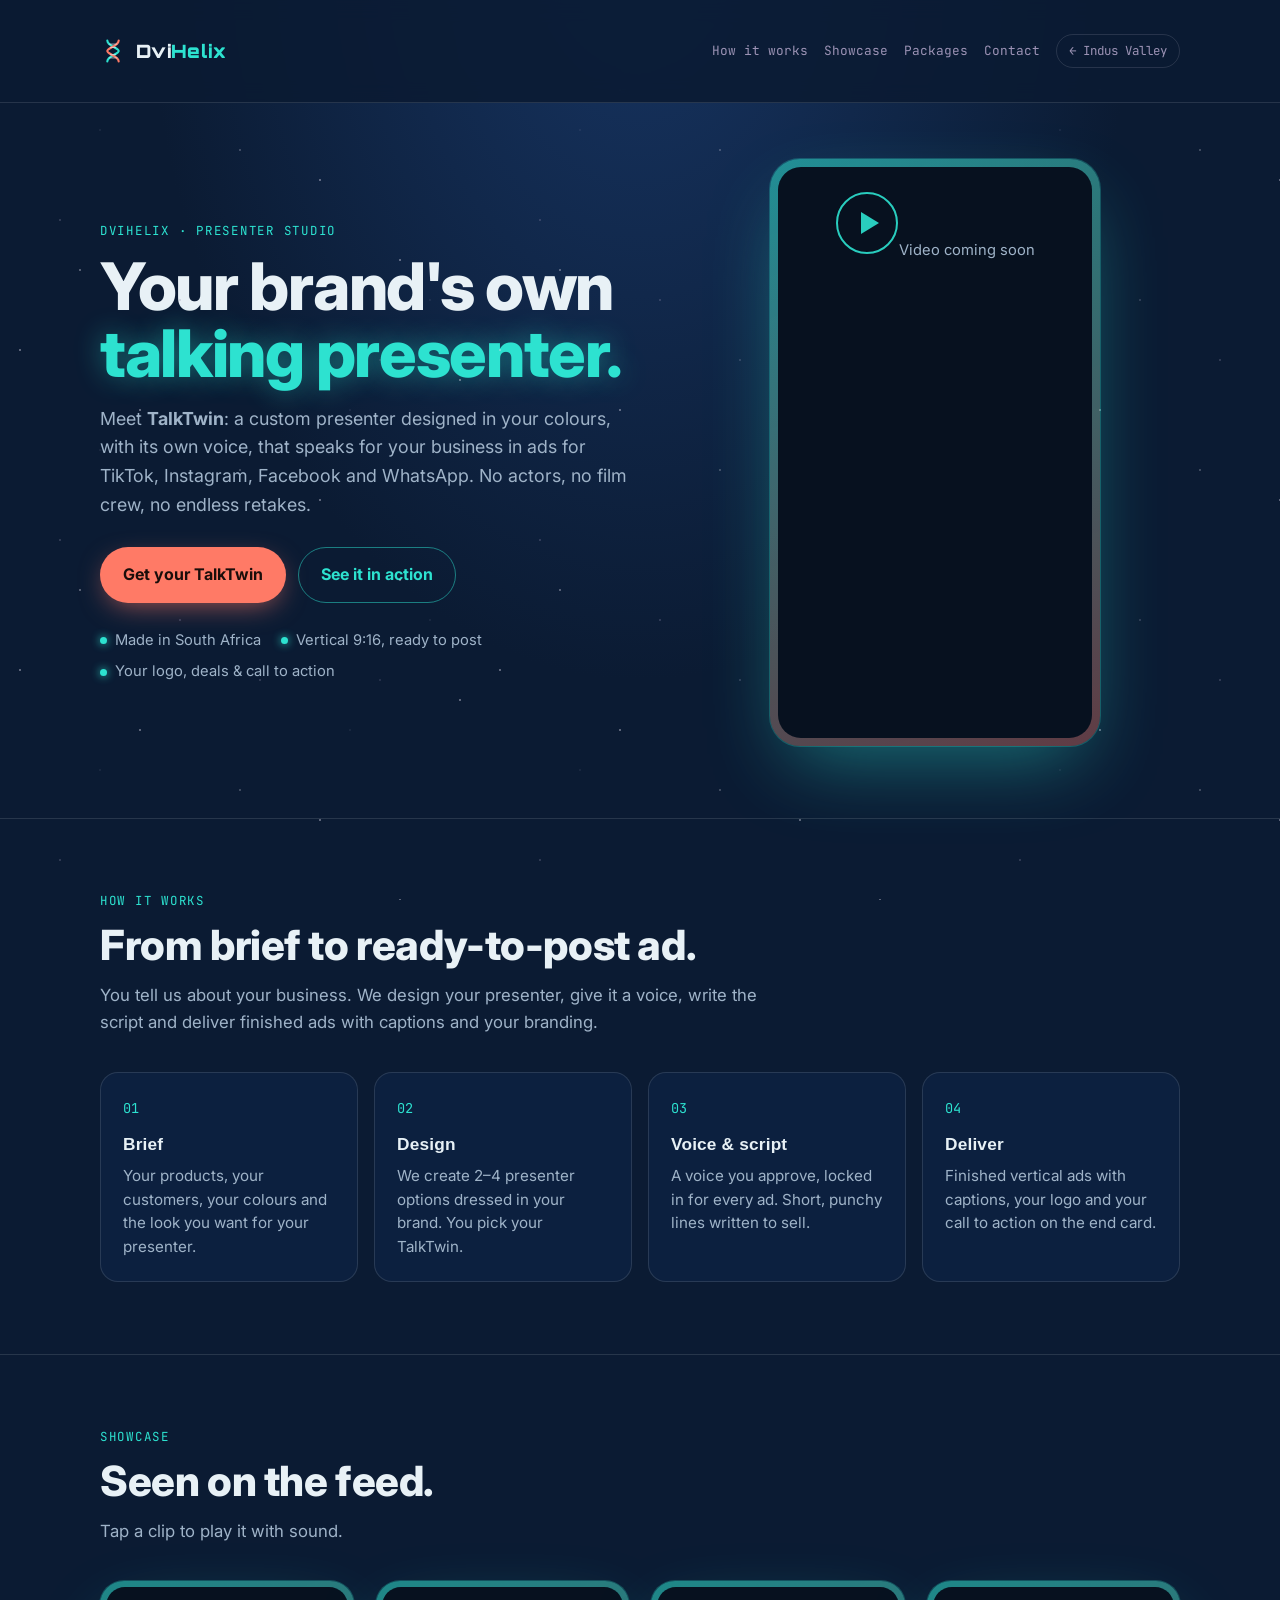
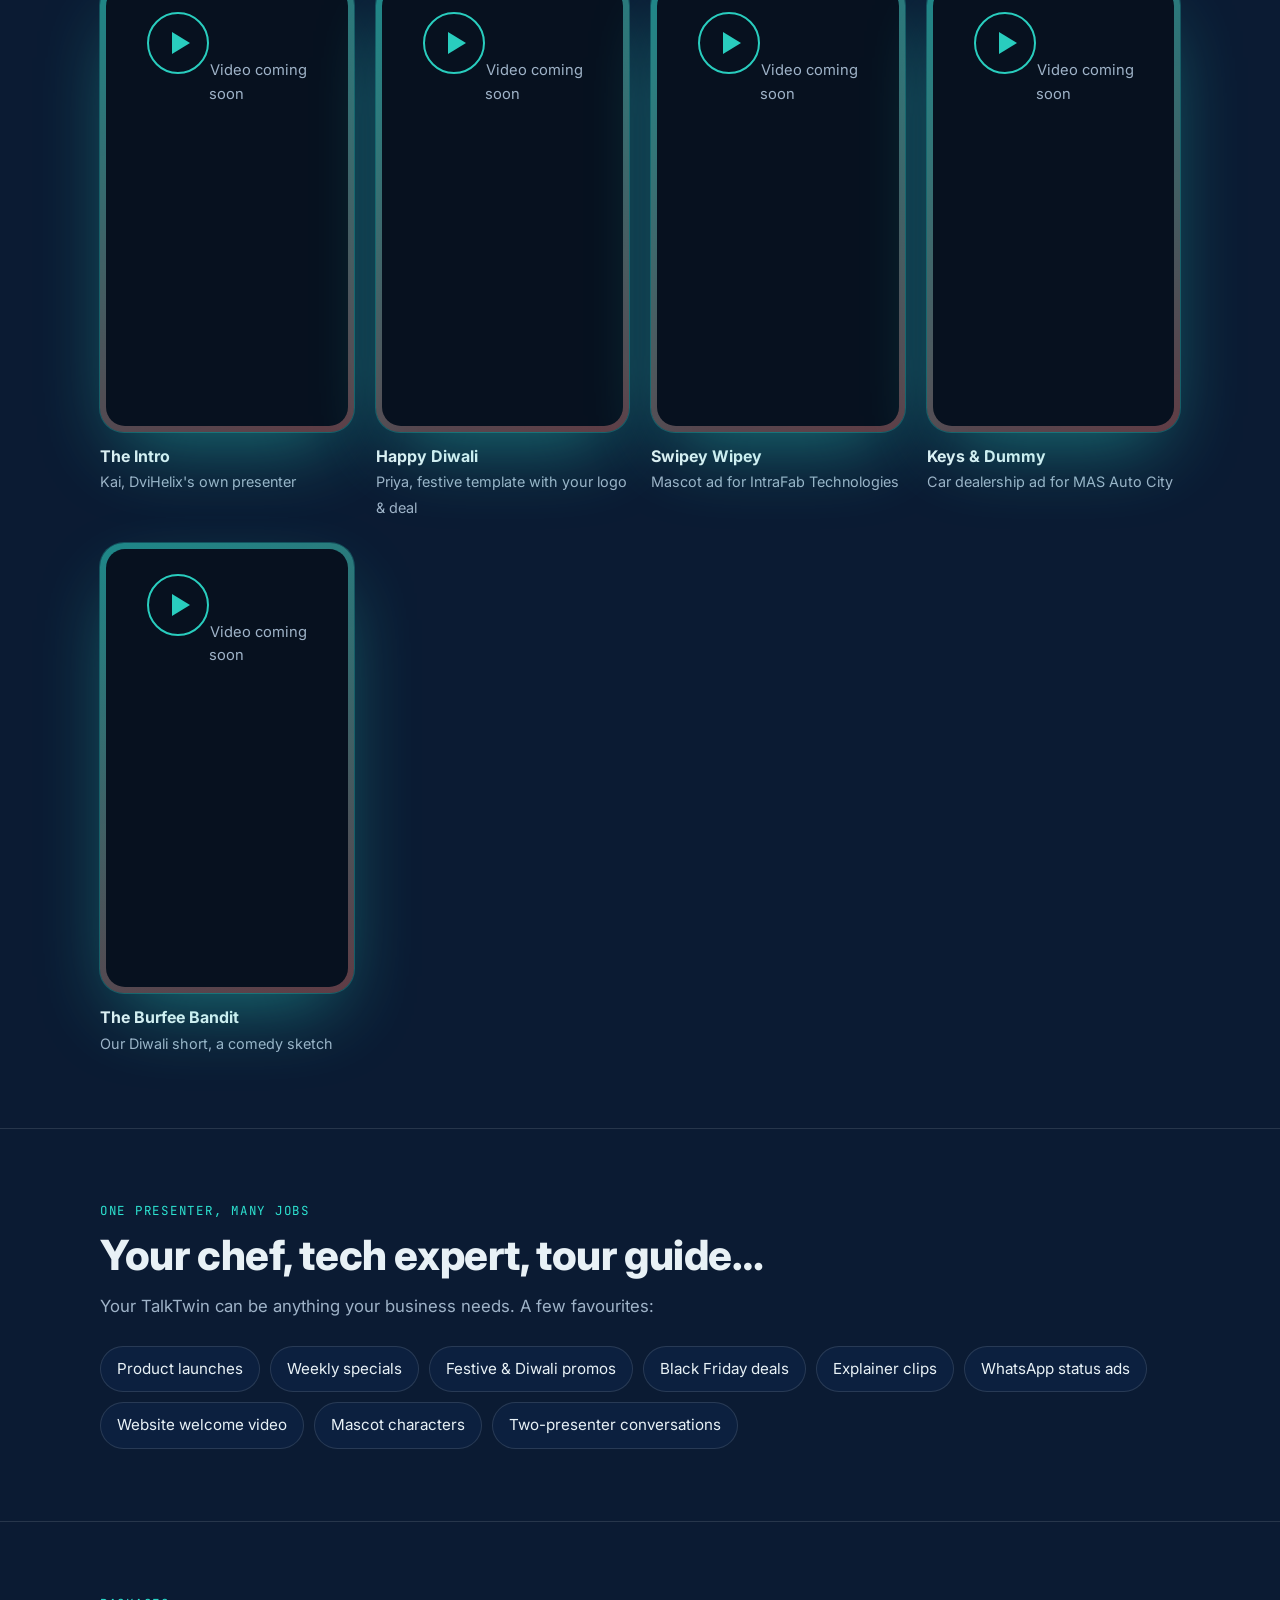
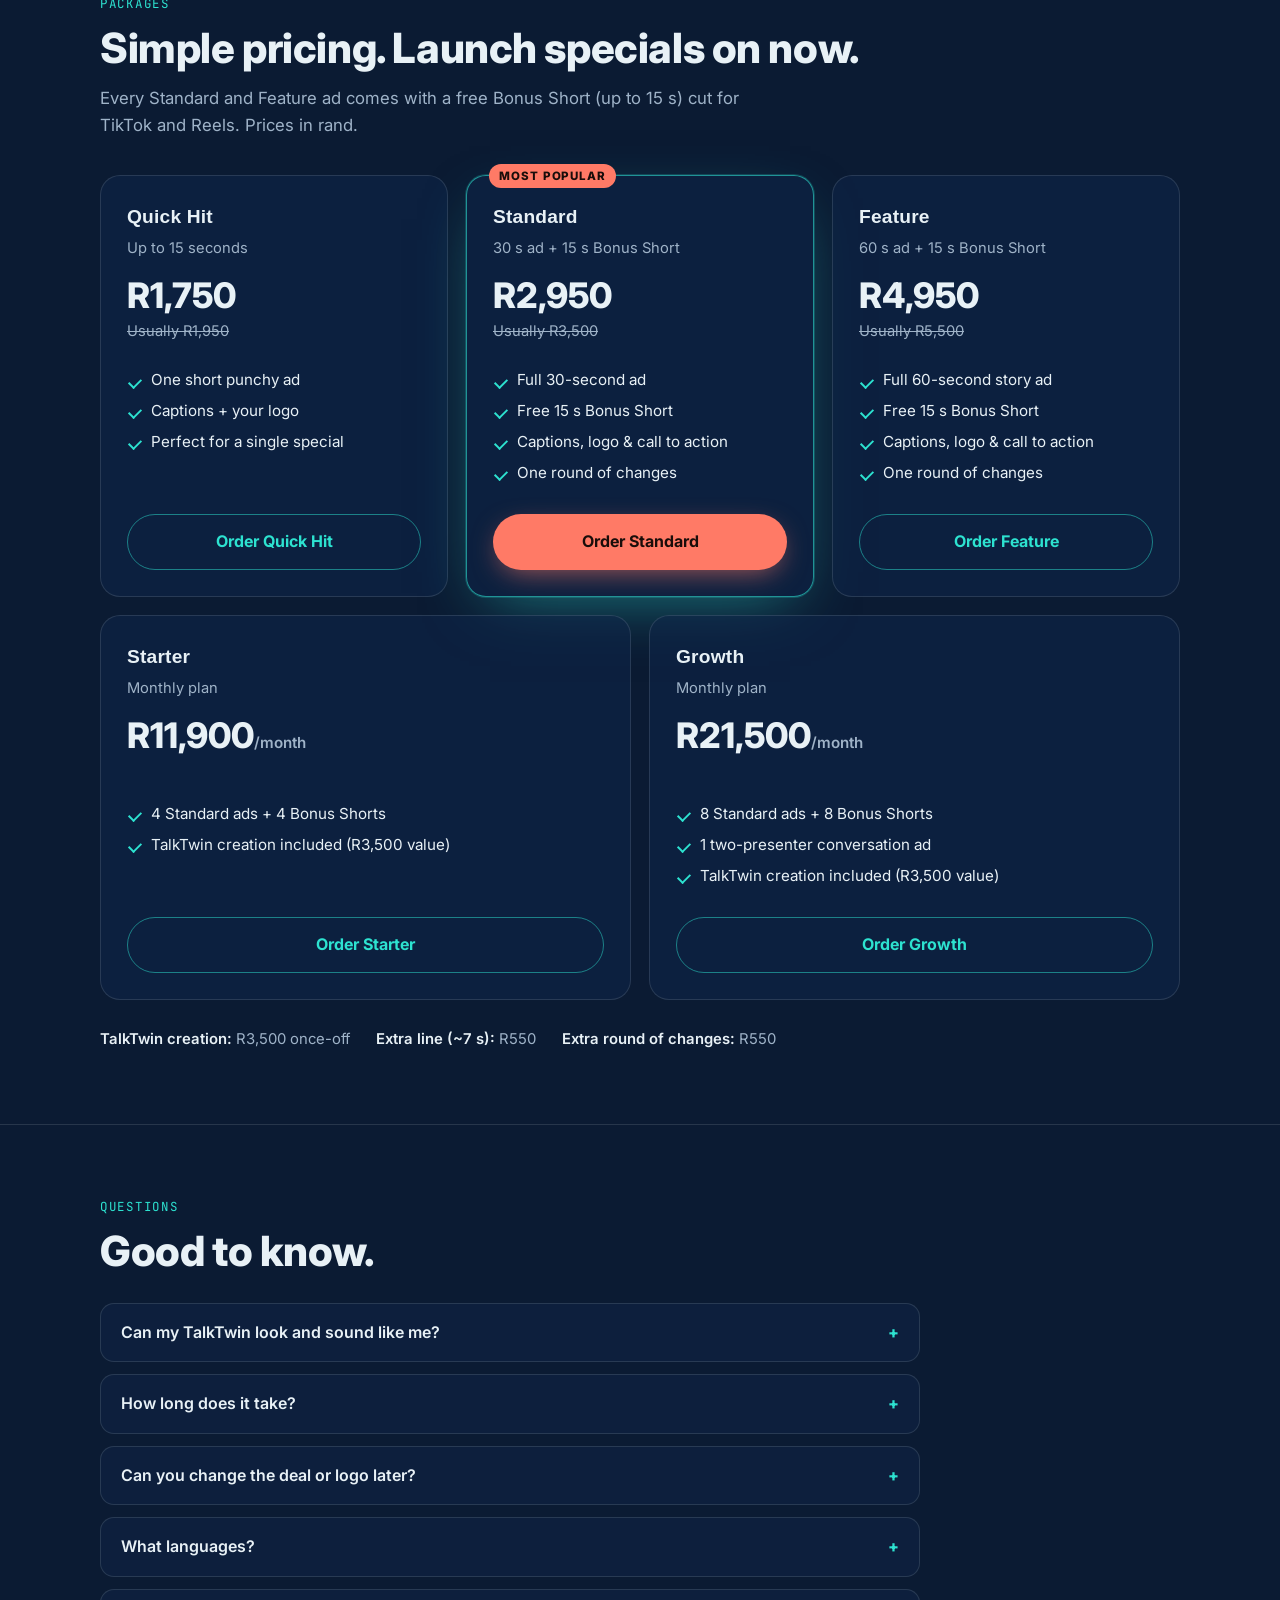
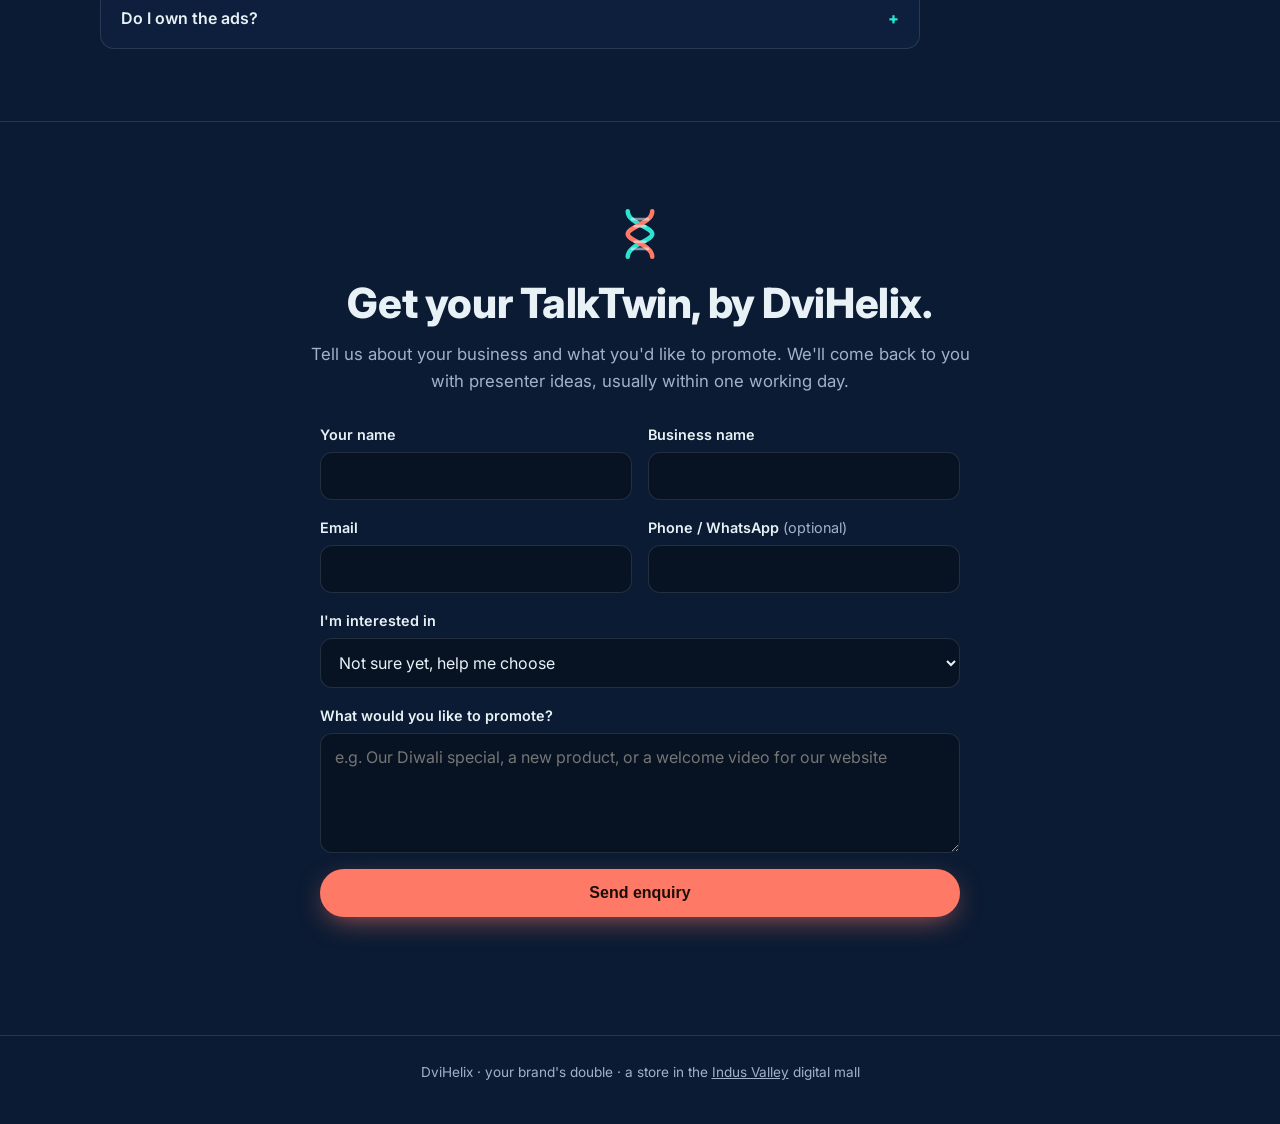
<file: dvihelix/index.html>
<!doctype html>
<html lang="en">
<head>
<meta charset="utf-8">
<meta name="viewport" content="width=device-width, initial-scale=1">
<title>DviHelix — Get your TalkTwin — Indus Valley</title>
<meta name="description" content="DviHelix creates TalkTwin: a custom talking presenter for your brand. Ads for TikTok, Instagram and WhatsApp without actors, crews or retakes. Part of the Indus Valley digital mall.">
<meta property="og:title" content="Get your TalkTwin, by DviHelix">
<meta property="og:description" content="Your brand's own talking presenter. No actors, no film crew, no retakes.">
<meta property="og:image" content="/dvihelix/assets/dvihelix-og.png">
<meta name="theme-color" content="#0B1B33">
<link rel="icon" href="/dvihelix/assets/dvihelix-icon.svg" type="image/svg+xml">
<link rel="preconnect" href="https://fonts.googleapis.com">
<link href="https://fonts.googleapis.com/css2?family=Orbitron:wght@700;900&family=Inter:wght@400;500;600;800&family=JetBrains+Mono:wght@400;500&display=swap" rel="stylesheet">
<link rel="stylesheet" href="../style.css">
<style>
  /* ---------- DviHelix store skin (sits on the shared mall shell) ---------- */
  :root{
    --dh-navy:#0B1B33;
    --dh-navy-2:#10264a;
    --dh-teal:#2DE2D0;
    --dh-teal-dim:rgba(45,226,208,0.16);
    --dh-coral:#FF7A66;
    --dh-text:#E8F1F6;
    --dh-mute:#9fb3c8;
    --dh-line:rgba(232,241,246,0.12);
  }
  body{background:radial-gradient(ellipse at 50% -10%, #173563 0%, var(--dh-navy) 55%) fixed, var(--dh-navy);color:var(--dh-text);}
  #dhApp{--store-accent:var(--dh-teal);}
  .sp-header{background:rgba(11,27,51,0.88);backdrop-filter:blur(10px);-webkit-backdrop-filter:blur(10px);border-bottom:1px solid var(--dh-line);}
  .dh-brand{display:flex;align-items:center;gap:10px;text-decoration:none;color:var(--dh-text);font-family:'Orbitron',sans-serif;font-weight:900;font-size:1.15rem;letter-spacing:.02em;}
  .dh-brand b{color:var(--dh-teal);font-weight:900;}
  .dh-brand svg{width:26px;height:26px;flex:none;}
  .header-links > a:not(.back-link):hover{color:var(--dh-teal);}

  .dh-wrap{max-width:1120px;margin:0 auto;padding:0 20px;}
  .dh-eyebrow{font-family:var(--mono);font-size:.78rem;letter-spacing:.14em;text-transform:uppercase;color:var(--dh-teal);margin:0 0 12px;}
  .dh-h2{font-family:'Inter',sans-serif;font-weight:800;font-size:clamp(1.7rem,4.2vw,2.6rem);line-height:1.1;margin:0 0 14px;color:var(--dh-text);letter-spacing:-.01em;}
  .dh-lead{color:var(--dh-mute);font-size:1.05rem;line-height:1.6;max-width:60ch;margin:0;}
  section.dh-sec{padding:72px 0;border-top:1px solid var(--dh-line);}

  /* buttons */
  .dh-btn{display:inline-flex;align-items:center;justify-content:center;gap:8px;padding:14px 22px;border-radius:999px;font-weight:700;font-size:1rem;text-decoration:none;border:1px solid transparent;cursor:pointer;transition:transform .15s, box-shadow .2s, background .2s;min-height:48px;}
  .dh-btn:hover{transform:translateY(-1px);}
  .dh-btn--coral{background:var(--dh-coral);color:#1a0d0a;box-shadow:0 8px 28px -8px rgba(255,122,102,.7);}
  .dh-btn--ghost{border-color:rgba(45,226,208,.5);color:var(--dh-teal);background:transparent;}
  .dh-btn--ghost:hover{background:var(--dh-teal-dim);}

  /* hero */
  .dh-hero{display:grid;grid-template-columns:1.05fr .95fr;gap:48px;align-items:center;padding:56px 20px 72px;}
  .dh-hero h1{font-family:'Inter',sans-serif;font-weight:800;font-size:clamp(2.3rem,6.4vw,4.1rem);line-height:1.02;letter-spacing:-.02em;margin:0 0 18px;}
  .dh-hero h1 .t{color:var(--dh-teal);text-shadow:0 0 28px rgba(45,226,208,.45);}
  .dh-hero .dh-lead{font-size:1.12rem;margin-bottom:28px;}
  .dh-cta-row{display:flex;flex-wrap:wrap;gap:12px;}
  .dh-proof{display:flex;flex-wrap:wrap;gap:8px 20px;margin-top:26px;color:var(--dh-mute);font-size:.92rem;}
  .dh-proof span::before{content:"";display:inline-block;width:7px;height:7px;border-radius:50%;background:var(--dh-teal);margin-right:8px;vertical-align:middle;box-shadow:0 0 8px var(--dh-teal);}

  /* phone frame for 9:16 video */
  .dh-phone{position:relative;width:min(330px,100%);margin:0 auto;aspect-ratio:9/16;border-radius:30px;padding:8px;background:linear-gradient(160deg,rgba(45,226,208,.55),rgba(255,122,102,.35));box-shadow:0 0 0 1px rgba(45,226,208,.25),0 30px 80px -20px rgba(45,226,208,.45);}
  .dh-phone video,.dh-phone .dh-vph{width:100%;height:100%;border-radius:23px;object-fit:cover;background:#07111f;display:block;}
  .dh-vph{display:flex;flex-direction:column;align-items:center;justify-content:center;gap:12px;color:var(--dh-mute);text-align:center;padding:24px;font-size:.92rem;}
  .dh-vph svg{width:64px;height:64px;opacity:.9;}
  .dh-sound{position:absolute;right:18px;bottom:18px;border:0;border-radius:999px;padding:9px 13px;font:600 .82rem 'Inter',sans-serif;background:rgba(11,27,51,.8);color:var(--dh-text);cursor:pointer;border:1px solid var(--dh-line);}

  /* how it works */
  .dh-steps{display:grid;grid-template-columns:repeat(4,1fr);gap:16px;margin-top:36px;counter-reset:st;}
  .dh-step{padding:22px;border:1px solid var(--dh-line);border-radius:18px;background:rgba(16,38,74,.55);}
  .dh-step::before{counter-increment:st;content:"0" counter(st);font-family:var(--mono);color:var(--dh-teal);font-size:.85rem;}
  .dh-step h3{margin:10px 0 6px;font-size:1.08rem;}
  .dh-step p{margin:0;color:var(--dh-mute);font-size:.95rem;line-height:1.55;}

  /* showcase */
  .dh-reel{display:grid;grid-template-columns:repeat(auto-fill,minmax(230px,1fr));gap:22px;margin-top:36px;}
  .dh-reel figure{margin:0;}
  .dh-reel .dh-phone{width:100%;border-radius:24px;padding:6px;}
  .dh-reel .dh-phone video,.dh-reel .dh-vph{border-radius:19px;}
  .dh-reel figcaption{margin-top:12px;}
  .dh-reel figcaption b{display:block;font-size:1rem;}
  .dh-reel figcaption span{color:var(--dh-mute);font-size:.9rem;}

  /* packages */
  .dh-plans{display:grid;grid-template-columns:repeat(3,1fr);gap:18px;margin-top:36px;}
  .dh-plan{position:relative;padding:26px;border-radius:20px;border:1px solid var(--dh-line);background:rgba(16,38,74,.55);display:flex;flex-direction:column;}
  .dh-plan--hot{border-color:rgba(45,226,208,.6);box-shadow:0 0 0 1px rgba(45,226,208,.2),0 20px 60px -24px rgba(45,226,208,.55);}
  .dh-badge{position:absolute;top:-12px;left:22px;background:var(--dh-coral);color:#1a0d0a;font:800 .72rem 'Inter',sans-serif;letter-spacing:.08em;text-transform:uppercase;padding:5px 10px;border-radius:999px;}
  .dh-plan h3{margin:0 0 4px;font-size:1.2rem;}
  .dh-plan .len{color:var(--dh-mute);font-size:.92rem;margin:0 0 18px;}
  .dh-price{font-family:'Inter',sans-serif;font-weight:800;font-size:2.2rem;line-height:1;margin:0;}
  .dh-price small{font-size:.95rem;font-weight:600;color:var(--dh-mute);}
  .dh-was{color:var(--dh-mute);text-decoration:line-through;font-size:.92rem;margin:6px 0 18px;min-height:1.2em;}
  .dh-plan ul{list-style:none;margin:0 0 22px;padding:0;color:var(--dh-text);font-size:.95rem;line-height:1.5;}
  .dh-plan li{padding-left:24px;position:relative;margin:8px 0;}
  .dh-plan li::before{content:"";position:absolute;left:2px;top:.55em;width:10px;height:6px;border-left:2px solid var(--dh-teal);border-bottom:2px solid var(--dh-teal);transform:rotate(-45deg);}
  .dh-plan .dh-btn{margin-top:auto;}
  .dh-monthly{display:grid;grid-template-columns:1fr 1fr;gap:18px;margin-top:18px;}
  .dh-extras{margin-top:28px;display:flex;flex-wrap:wrap;gap:10px 26px;color:var(--dh-mute);font-size:.93rem;}
  .dh-extras b{color:var(--dh-text);font-weight:600;}

  /* uses */
  .dh-uses{display:flex;flex-wrap:wrap;gap:10px;margin-top:26px;}
  .dh-uses span{padding:10px 16px;border-radius:999px;border:1px solid var(--dh-line);background:rgba(16,38,74,.55);font-size:.95rem;}

  /* faq */
  .dh-faq{margin-top:28px;display:grid;gap:12px;max-width:820px;}
  .dh-faq details{border:1px solid var(--dh-line);border-radius:14px;background:rgba(16,38,74,.45);padding:16px 20px;}
  .dh-faq summary{cursor:pointer;font-weight:600;list-style:none;}
  .dh-faq summary::-webkit-details-marker{display:none;}
  .dh-faq summary::after{content:"+";float:right;color:var(--dh-teal);font-weight:800;}
  .dh-faq details[open] summary::after{content:"–";}
  .dh-faq p{color:var(--dh-mute);margin:10px 0 0;line-height:1.6;}

  /* contact */
  .dh-contact{text-align:center;padding:84px 0 96px;border-top:1px solid var(--dh-line);}
  .dh-contact .dh-lead{margin:0 auto 28px;}
  .dh-contact .dh-cta-row{justify-content:center;}
  .dh-handle{font-family:var(--mono);color:var(--dh-teal);margin-top:22px;}
  .dh-form{max-width:640px;margin:8px auto 0;text-align:left;display:grid;grid-template-columns:1fr 1fr;gap:16px;}
  .dh-field{display:flex;flex-direction:column;gap:6px;}
  .dh-field--full{grid-column:1 / -1;}
  .dh-field label{font-size:.9rem;font-weight:600;color:var(--dh-text);}
  .dh-field label span{color:var(--dh-mute);font-weight:400;}
  .dh-field input,.dh-field select,.dh-field textarea{width:100%;box-sizing:border-box;background:rgba(7,17,31,.75);border:1px solid var(--dh-line);border-radius:12px;padding:13px 14px;color:var(--dh-text);font:400 1rem 'Inter',sans-serif;min-height:48px;}
  .dh-field textarea{min-height:120px;resize:vertical;}
  .dh-field input:focus,.dh-field select:focus,.dh-field textarea:focus{outline:none;border-color:var(--dh-teal);box-shadow:0 0 0 3px var(--dh-teal-dim);}
  .dh-field select option{background:var(--dh-navy);}
  .dh-hp{position:absolute;left:-9999px;width:1px;height:1px;overflow:hidden;}
  .dh-form .dh-btn{grid-column:1 / -1;width:100%;}
  .dh-form-msg{grid-column:1 / -1;margin:0;padding:14px 16px;border-radius:12px;font-size:.95rem;line-height:1.5;}
  .dh-form-msg.ok{background:rgba(45,226,208,.12);border:1px solid rgba(45,226,208,.45);color:var(--dh-text);}
  .dh-form-msg.err{background:rgba(255,122,102,.12);border:1px solid rgba(255,122,102,.5);color:var(--dh-text);}
  @media (max-width:560px){ .dh-form{grid-template-columns:1fr;} }
  .dh-foot{padding:26px 0 40px;color:var(--dh-mute);font-size:.85rem;text-align:center;border-top:1px solid var(--dh-line);}
  .dh-foot a{color:var(--dh-mute);}

  @media (max-width:900px){
    .dh-hero{grid-template-columns:1fr;gap:36px;padding-top:28px;}
    .dh-steps{grid-template-columns:1fr 1fr;}
    .dh-plans{grid-template-columns:1fr;}
    .dh-monthly{grid-template-columns:1fr;}
  }
  @media (max-width:520px){
    .dh-steps{grid-template-columns:1fr;}
    section.dh-sec{padding:56px 0;}
    .header-links > a:not(.back-link){display:none;}
    .dh-cta-row .dh-btn{width:100%;}
  }
</style>
</head>
<body>

<div class="starfield" aria-hidden="true"></div>
<div class="starfield starfield-mid" aria-hidden="true"></div>

<svg width="0" height="0" style="position:absolute" aria-hidden="true">
  <symbol id="helix" viewBox="0 0 32 32">
    <path d="M9 3c0 7 14 9 14 13S9 22 9 29" fill="none" stroke="#2DE2D0" stroke-width="2.6" stroke-linecap="round"/>
    <path d="M23 3c0 7-14 9-14 13s14 6 14 13" fill="none" stroke="#FF7A66" stroke-width="2.6" stroke-linecap="round"/>
    <path d="M11.5 7.5h9M13 11.5h6M13 20.5h6M11.5 24.5h9" stroke="#E8F1F6" stroke-opacity=".55" stroke-width="1.6" stroke-linecap="round"/>
  </symbol>
  <symbol id="play" viewBox="0 0 64 64">
    <circle cx="32" cy="32" r="30" fill="none" stroke="#2DE2D0" stroke-width="2"/>
    <path d="M26 21l18 11-18 11z" fill="#2DE2D0"/>
  </symbol>
</svg>

<div id="dhApp">
  <header class="sp-header">
    <div class="wrap nav-row">
      <a class="dh-brand" href="#top" aria-label="DviHelix home"><svg><use href="#helix"/></svg><span>Dvi<b>Helix</b></span></a>
      <nav class="header-links">
        <a href="#how">How it works</a>
        <a href="#showcase">Showcase</a>
        <a href="#packages">Packages</a>
        <a href="#contact">Contact</a>
        <a class="back-link" href="/">← Indus Valley</a>
      </nav>
    </div>
  </header>

  <main id="top">
    <!-- HERO -->
    <section class="dh-wrap dh-hero">
      <div>
        <p class="dh-eyebrow">DviHelix · Presenter Studio</p>
        <h1>Your brand's own <span class="t">talking presenter.</span></h1>
        <p class="dh-lead">Meet <b>TalkTwin</b>: a custom presenter designed in your colours, with its own voice, that speaks for your business in ads for TikTok, Instagram, Facebook and WhatsApp. No actors, no film crew, no endless retakes.</p>
        <div class="dh-cta-row">
          <a class="dh-btn dh-btn--coral" href="#contact">Get your TalkTwin</a>
          <a class="dh-btn dh-btn--ghost" href="#showcase">See it in action</a>
        </div>
        <div class="dh-proof">
          <span>Made in South Africa</span>
          <span>Vertical 9:16, ready to post</span>
          <span>Your logo, deals &amp; call to action</span>
        </div>
      </div>
      <div class="dh-phone" id="heroPhone"></div>
    </section>

    <!-- HOW IT WORKS -->
    <section class="dh-sec" id="how">
      <div class="dh-wrap">
        <p class="dh-eyebrow">How it works</p>
        <h2 class="dh-h2">From brief to ready-to-post ad.</h2>
        <p class="dh-lead">You tell us about your business. We design your presenter, give it a voice, write the script and deliver finished ads with captions and your branding.</p>
        <div class="dh-steps">
          <div class="dh-step"><h3>Brief</h3><p>Your products, your customers, your colours and the look you want for your presenter.</p></div>
          <div class="dh-step"><h3>Design</h3><p>We create 2–4 presenter options dressed in your brand. You pick your TalkTwin.</p></div>
          <div class="dh-step"><h3>Voice &amp; script</h3><p>A voice you approve, locked in for every ad. Short, punchy lines written to sell.</p></div>
          <div class="dh-step"><h3>Deliver</h3><p>Finished vertical ads with captions, your logo and your call to action on the end card.</p></div>
        </div>
      </div>
    </section>

    <!-- SHOWCASE -->
    <section class="dh-sec" id="showcase">
      <div class="dh-wrap">
        <p class="dh-eyebrow">Showcase</p>
        <h2 class="dh-h2">Seen on the feed.</h2>
        <p class="dh-lead">Tap a clip to play it with sound.</p>
        <div class="dh-reel" id="reel"></div>
      </div>
    </section>

    <!-- USES -->
    <section class="dh-sec">
      <div class="dh-wrap">
        <p class="dh-eyebrow">One presenter, many jobs</p>
        <h2 class="dh-h2">Your chef, tech expert, tour guide…</h2>
        <p class="dh-lead">Your TalkTwin can be anything your business needs. A few favourites:</p>
        <div class="dh-uses">
          <span>Product launches</span><span>Weekly specials</span><span>Festive &amp; Diwali promos</span>
          <span>Black Friday deals</span><span>Explainer clips</span><span>WhatsApp status ads</span>
          <span>Website welcome video</span><span>Mascot characters</span><span>Two-presenter conversations</span>
        </div>
      </div>
    </section>

    <!-- PACKAGES -->
    <section class="dh-sec" id="packages">
      <div class="dh-wrap">
        <p class="dh-eyebrow">Packages</p>
        <h2 class="dh-h2">Simple pricing. Launch specials on now.</h2>
        <p class="dh-lead">Every Standard and Feature ad comes with a free Bonus Short (up to 15 s) cut for TikTok and Reels. Prices in rand.</p>
        <div class="dh-plans" id="plans"></div>
        <div class="dh-monthly" id="monthly"></div>
        <div class="dh-extras" id="extras"></div>
      </div>
    </section>

    <!-- FAQ -->
    <section class="dh-sec">
      <div class="dh-wrap">
        <p class="dh-eyebrow">Questions</p>
        <h2 class="dh-h2">Good to know.</h2>
        <div class="dh-faq">
          <details><summary>Can my TalkTwin look and sound like me?</summary><p>Yes, with your written permission and your own photo and voice sample. We never copy a real person's face or voice without their consent.</p></details>
          <details><summary>How long does it take?</summary><p>Most single ads are ready within a few working days of you approving the presenter and voice. Seasonal rush orders, just ask.</p></details>
          <details><summary>Can you change the deal or logo later?</summary><p>Yes. Swapping your logo, deal or call to action on an existing ad is quick and doesn't need a new recording.</p></details>
          <details><summary>What languages?</summary><p>English for now, with local South African accents. Ask us about other languages.</p></details>
          <details><summary>Do I own the ads?</summary><p>Yes, the finished ads are yours to post anywhere. We'll only show them in our portfolio if you say it's OK.</p></details>
        </div>
      </div>
    </section>

    <!-- CONTACT -->
    <section class="dh-contact" id="contact">
      <div class="dh-wrap">
        <svg width="56" height="56" aria-hidden="true"><use href="#helix"/></svg>
        <h2 class="dh-h2" style="margin-top:12px;">Get your TalkTwin, by DviHelix.</h2>
        <p class="dh-lead">Tell us about your business and what you'd like to promote. We'll come back to you with presenter ideas, usually within one working day.</p>

        <!-- Netlify Forms: submissions are emailed via the Netlify dashboard (Forms → Form notifications). No address is stored in this page. -->
        <form class="dh-form" id="dhForm" name="dvihelix-enquiry" method="POST" action="/dvihelix/#contact" data-netlify="true" netlify-honeypot="company-website">
          <input type="hidden" name="form-name" value="dvihelix-enquiry">
          <p class="dh-hp"><label>Leave this empty <input name="company-website" tabindex="-1" autocomplete="off"></label></p>
          <div class="dh-field">
            <label for="fName">Your name</label>
            <input id="fName" name="name" type="text" required autocomplete="name">
          </div>
          <div class="dh-field">
            <label for="fBiz">Business name</label>
            <input id="fBiz" name="business" type="text" required autocomplete="organization">
          </div>
          <div class="dh-field">
            <label for="fEmail">Email</label>
            <input id="fEmail" name="email" type="email" required autocomplete="email">
          </div>
          <div class="dh-field">
            <label for="fPhone">Phone / WhatsApp <span>(optional)</span></label>
            <input id="fPhone" name="phone" type="tel" autocomplete="tel" inputmode="tel">
          </div>
          <div class="dh-field dh-field--full">
            <label for="fPkg">I'm interested in</label>
            <select id="fPkg" name="package">
              <option value="Not sure yet">Not sure yet, help me choose</option>
              <option>Quick Hit (15 s)</option>
              <option>Standard (30 s + Bonus Short)</option>
              <option>Feature (60 s + Bonus Short)</option>
              <option>Starter monthly plan</option>
              <option>Growth monthly plan</option>
              <option>TalkTwin creation only</option>
            </select>
          </div>
          <div class="dh-field dh-field--full">
            <label for="fMsg">What would you like to promote?</label>
            <textarea id="fMsg" name="message" required placeholder="e.g. Our Diwali special, a new product, or a welcome video for our website"></textarea>
          </div>
          <button class="dh-btn dh-btn--coral" type="submit" id="fSend">Send enquiry</button>
          <p class="dh-form-msg" id="fMsgBox" role="status" hidden></p>
        </form>

        <div class="dh-cta-row" id="contactBtns" style="margin-top:22px;"></div>
      </div>
    </section>
  </main>

  <footer class="dh-foot">
    DviHelix · your brand's double · a store in the <a href="/">Indus Valley</a> digital mall
  </footer>
</div>

<script>
  /* ================== EDIT HERE ==================
     Extra contact buttons under the form: leave a value empty ("") to hide that button.
     Do NOT put the business email address here, enquiries come in through the form.
     WhatsApp: digits only with country code, e.g. "27731234567". */
  var CONTACT = {
    whatsapp: "",
    instagram: "",   // "https://www.instagram.com/dvihelix.za/" once the account is live
    tiktok: "",      // "https://www.tiktok.com/@dvihelix.za" once the account is live
    email: ""
  };

  /* Showcase clips (9:16 MP4s in /dvihelix/videos/). The first one plays in the hero.
     Client work goes here only after the client agrees to portfolio use. */
  var CLIPS = [
    { src: "videos/dvihelix-intro-kai.mp4", poster: "videos/dvihelix-intro-kai.jpg",     title: "The Intro",      sub: "Kai, DviHelix's own presenter" },
    { src: "videos/dvihelix-diwali-priya.mp4", poster: "videos/dvihelix-diwali-priya.jpg",  title: "Happy Diwali",   sub: "Priya, festive template with your logo & deal" },
    { src: "videos/intrafab-swipey-wipey.mp4", poster: "videos/intrafab-swipey-wipey.jpg", title: "Swipey Wipey",   sub: "Mascot ad for IntraFab Technologies" },
    { src: "videos/mas-auto-city-keys-dummy.mp4", poster: "videos/mas-auto-city-keys-dummy.jpg", title: "Keys & Dummy", sub: "Car dealership ad for MAS Auto City" },
    { src: "videos/dvihelix-burfee-bandit.mp4", poster: "videos/dvihelix-burfee-bandit.jpg", title: "The Burfee Bandit", sub: "Our Diwali short, a comedy sketch" }
  ];

  /* Packages (from the TalkTwin price list). price = what the customer pays now;
     was = the list price shown crossed out (leave "" for none). */
  var PLANS = [
    { name: "Quick Hit", len: "Up to 15 seconds", price: "R1,750", was: "R1,950",
      items: ["One short punchy ad", "Captions + your logo", "Perfect for a single special"] },
    { name: "Standard", len: "30 s ad + 15 s Bonus Short", price: "R2,950", was: "R3,500", hot: "Most popular",
      items: ["Full 30-second ad", "Free 15 s Bonus Short", "Captions, logo & call to action", "One round of changes"] },
    { name: "Feature", len: "60 s ad + 15 s Bonus Short", price: "R4,950", was: "R5,500",
      items: ["Full 60-second story ad", "Free 15 s Bonus Short", "Captions, logo & call to action", "One round of changes"] }
  ];
  var MONTHLY = [
    { name: "Starter", len: "Monthly plan", price: "R11,900", per: "/month",
      items: ["4 Standard ads + 4 Bonus Shorts", "TalkTwin creation included (R3,500 value)"] },
    { name: "Growth", len: "Monthly plan", price: "R21,500", per: "/month",
      items: ["8 Standard ads + 8 Bonus Shorts", "1 two-presenter conversation ad", "TalkTwin creation included (R3,500 value)"] }
  ];
  var EXTRAS = [
    ["TalkTwin creation", "R3,500 once-off"],
    ["Extra line (~7 s)", "R550"],
    ["Extra round of changes", "R550"]
  ];
  /* ================================================ */

  function el(tag, cls, html){ var e=document.createElement(tag); if(cls) e.className=cls; if(html!=null) e.innerHTML=html; return e; }
  function esc(s){ return String(s).replace(/[&<>"]/g,function(c){return {"&":"&amp;","<":"&lt;",">":"&gt;",'"':"&quot;"}[c];}); }

  function placeholder(){ return el('div','dh-vph','<svg><use href="#play"/></svg><span>Video coming soon</span>'); }

  function makeVideo(clip, opts){
    var v=document.createElement('video');
    v.src=clip.src; v.playsInline=true; v.setAttribute('playsinline',''); v.preload='metadata';
    if(opts.autoplay){ v.muted=true; v.autoplay=true; v.loop=true; }
    else { v.controls=true; }
    if(clip.poster) v.poster=clip.poster;
    v.addEventListener('error',function(){ var par=v.parentNode; v.replaceWith(placeholder()); var b=par&&par.querySelector('.dh-sound'); if(b) b.remove(); });
    return v;
  }

  // hero
  (function(){
    var box=document.getElementById('heroPhone');
    if(!CLIPS.length){ box.appendChild(placeholder()); return; }
    var v=makeVideo(CLIPS[0],{autoplay:true});
    box.appendChild(v);
    var b=el('button','dh-sound','🔊 Sound on'); b.type='button';
    b.onclick=function(){ v.muted=!v.muted; if(!v.muted){ v.currentTime=0; v.play(); } b.textContent=v.muted?'🔊 Sound on':'🔇 Mute'; };
    box.appendChild(b);
  })();

  // reel
  (function(){
    var reel=document.getElementById('reel');
    CLIPS.forEach(function(c){
      var f=el('figure'); var p=el('div','dh-phone'); p.appendChild(makeVideo(c,{}));
      f.appendChild(p); f.appendChild(el('figcaption',null,'<b>'+esc(c.title)+'</b><span>'+esc(c.sub)+'</span>'));
      reel.appendChild(f);
    });
  })();

  // packages
  function planCard(p){
    var d=el('div','dh-plan'+(p.hot?' dh-plan--hot':''));
    var h=(p.hot?'<span class="dh-badge">'+esc(p.hot)+'</span>':'')+
      '<h3>'+esc(p.name)+'</h3><p class="len">'+esc(p.len)+'</p>'+
      '<p class="dh-price">'+esc(p.price)+(p.per?'<small>'+esc(p.per)+'</small>':'')+'</p>'+
      '<p class="dh-was">'+(p.was?'Usually '+esc(p.was):'')+'</p>'+
      '<ul>'+p.items.map(function(i){return '<li>'+esc(i)+'</li>';}).join('')+'</ul>'+
      '<a class="dh-btn '+(p.hot?'dh-btn--coral':'dh-btn--ghost')+'" href="#contact" data-pkg="'+esc(p.name)+'">Order '+esc(p.name)+'</a>';
    d.innerHTML=h; return d;
  }
  PLANS.forEach(function(p){ document.getElementById('plans').appendChild(planCard(p)); });
  MONTHLY.forEach(function(p){ document.getElementById('monthly').appendChild(planCard(p)); });
  document.getElementById('extras').innerHTML=EXTRAS.map(function(x){return '<span><b>'+esc(x[0])+':</b> '+esc(x[1])+'</span>';}).join('');

  // contact buttons
  (function(){
    var row=document.getElementById('contactBtns'), first=true;
    function add(href,label){ if(!href) return; var a=el('a','dh-btn '+(first?'dh-btn--coral':'dh-btn--ghost'),esc(label)); a.href=href; if(/^https?:/.test(href)){a.target='_blank';a.rel='noopener';} row.appendChild(a); first=false; }
    if(CONTACT.whatsapp) add('https://wa.me/'+CONTACT.whatsapp+'?text='+encodeURIComponent('Hi DviHelix, I would like a TalkTwin for my business.'),'WhatsApp us');
    add(CONTACT.instagram,'DM on Instagram');
    add(CONTACT.tiktok,'Message on TikTok');
    if(CONTACT.email) add('mailto:'+CONTACT.email+'?subject='+encodeURIComponent('TalkTwin enquiry'),'Email us');
  })();

  // "Order X" buttons pick that package in the form
  document.addEventListener('click',function(e){
    var a=e.target.closest&&e.target.closest('a[data-pkg]'); if(!a) return;
    var sel=document.getElementById('fPkg'), want=a.getAttribute('data-pkg').toLowerCase();
    for(var i=0;i<sel.options.length;i++){ if(sel.options[i].text.toLowerCase().indexOf(want)===0){ sel.selectedIndex=i; break; } }
  });

  // enquiry form: send to Netlify Forms without leaving the page
  (function(){
    var f=document.getElementById('dhForm'), box=document.getElementById('fMsgBox'), btn=document.getElementById('fSend');
    function show(cls,txt){ box.className='dh-form-msg '+cls; box.textContent=txt; box.hidden=false; }
    f.addEventListener('submit',function(e){
      e.preventDefault();
      if(f.elements['company-website'].value) return; // bot
      btn.disabled=true; btn.textContent='Sending…';
      var body=new URLSearchParams(new FormData(f)).toString();
      fetch('/',{method:'POST',headers:{'Content-Type':'application/x-www-form-urlencoded'},body:body})
        .then(function(r){
          if(!r.ok) throw new Error(r.status);
          f.reset();
          Array.prototype.forEach.call(f.querySelectorAll('.dh-field'),function(x){x.hidden=true;});
          btn.hidden=true;
          show('ok','Thank you! Your enquiry has been sent. We\'ll be in touch soon with presenter ideas for your business.');
        })
        .catch(function(){
          btn.disabled=false; btn.textContent='Send enquiry';
          show('err','Sorry, that didn\'t go through. Please check your connection and try again.');
        });
    });
  })();

  // auto-hide header on scroll down (mall standard)
  (function(){
    var h=document.querySelector('.sp-header'); if(!h) return;
    var sp=document.createElement('div'); sp.style.height=h.offsetHeight+'px'; h.parentNode.insertBefore(sp,h.nextSibling);
    window.addEventListener('resize',function(){ sp.style.height=h.offsetHeight+'px'; });
    var last=window.scrollY, tick=false;
    window.addEventListener('scroll',function(){
      if(tick) return; tick=true;
      requestAnimationFrame(function(){ var y=window.scrollY;
        if(y>last && y>80) h.classList.add('header-hidden'); else h.classList.remove('header-hidden');
        last=y; tick=false; });
    },{passive:true});
  })();
</script>
</body>
</html>
</file>
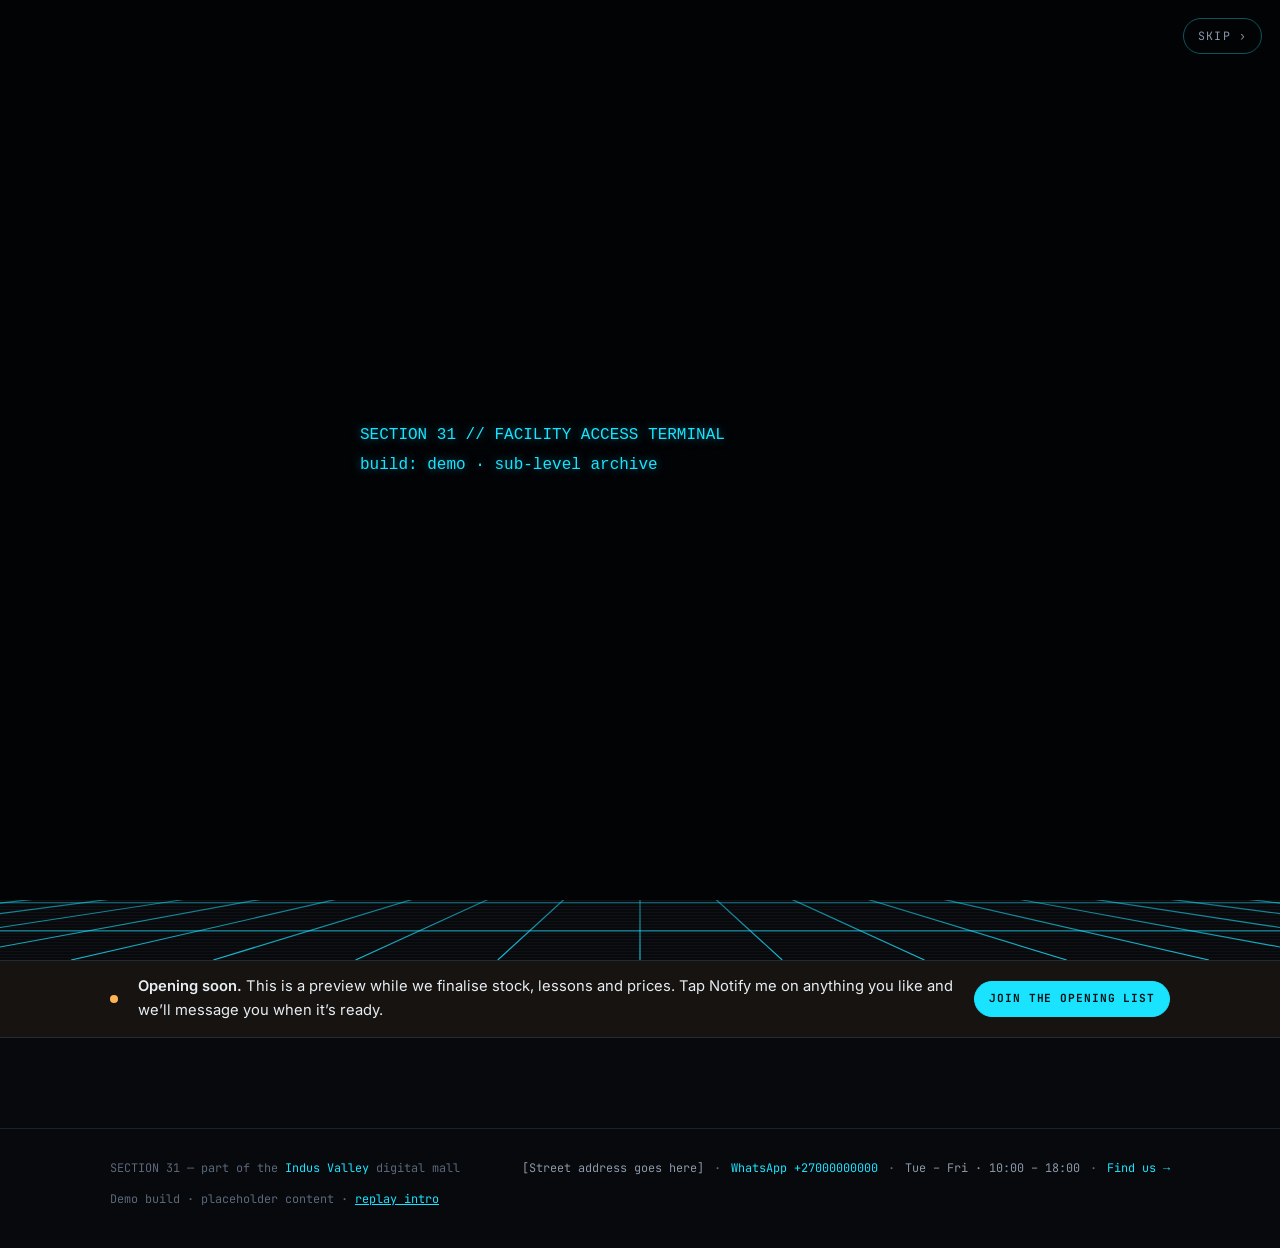
<file: section31/index.html>
<!doctype html>
<html lang="en">
<head>
<meta charset="utf-8">
<meta name="viewport" content="width=device-width, initial-scale=1, viewport-fit=cover">
<title>Section 31 — Indus Valley</title>
<meta name="description" content="Section 31: comics, challenges, gaming and intel. Open to all. Part of the Indus Valley digital mall.">
<meta name="theme-color" content="#07090d">
<link rel="icon" href="assets/favicon.svg" type="image/svg+xml">
<meta property="og:type" content="website">
<meta property="og:title" content="Section 31 — Comics, challenges, gaming &amp; intel">
<meta property="og:description" content="Classified treasures for the ultimate collector. Open to all. Part of the Indus Valley digital mall.">
<meta property="og:image" content="https://indusvalley.earth/section31/assets/og-image.png">
<meta name="twitter:card" content="summary_large_image">
<link rel="stylesheet" href="css/section31.css?v=20261017a">
<script src="js/pre.js?v=20261017a"></script>
</head>
<body id="top">
<a class="skip-link" href="#main">Skip to content</a>

<!-- original "31" badge (angular facility seal) — reused in the header, hero and door -->
<svg width="0" height="0" style="position:absolute" aria-hidden="true" focusable="false">
  <symbol id="badge31" viewBox="0 0 100 100">
    <polygon points="50,3 91,24 91,66 50,97 9,66 9,24" fill="none" stroke="currentColor" stroke-width="3"/>
    <polygon points="50,15 80,30 80,61 50,84 20,61 20,30" fill="currentColor" fill-opacity=".09" stroke="currentColor" stroke-width="1.2"/>
    <path d="M9 24 L27 33 M91 24 L73 33 M50 97 L50 84 M9 66 L20 61 M91 66 L80 61" stroke="currentColor" stroke-width="2" fill="none"/>
    <text x="50" y="58" text-anchor="middle" font-family="Space Grotesk, system-ui, sans-serif" font-size="29" font-weight="700" letter-spacing="1" fill="currentColor">31</text>
  </symbol>
</svg>

<noscript><p style="padding:90px 20px;text-align:center">Section 31 needs JavaScript to open its doors.</p></noscript>

<!-- boot-up intro -->
<div class="boot" id="boot" role="dialog" aria-label="Facility access sequence">
  <button class="boot-skip" id="bootSkip" type="button">Skip ›</button>
  <pre class="boot-log" id="bootLog" aria-live="polite"></pre>
</div>

<div class="warp" id="warp" aria-hidden="true"></div>

<header class="hdr" id="hdr">
  <div class="hdr-in">
    <a class="brand" href="#top" aria-label="Section 31 — back to top"><svg class="b" viewBox="0 0 100 100" aria-hidden="true"><use href="#badge31"/></svg><span>SECTION 31</span></a>
    <nav class="nav" aria-label="Zones">
      <a href="#zone1">The Floor</a>
      <a href="#zone2">Kobayashi Maru</a>
      <a href="#zone3">Holodeck</a>
      <a href="#zone4">Spock’s Corner</a>
      <a href="#zone5">Ancient X-Files</a>
      <a href="#zone6">Transmissions</a>
      <a href="#zone7">Saber Academy</a>
      <a href="#clearance">Clearance</a>
      <a href="#door">Find us</a>
    </nav>
    <button class="chip cart-btn" id="cartBtn" type="button" hidden aria-label="Open your cart">Cart · <b>0</b></button>
    <button class="chip" id="clearChip" type="button" aria-label="Request clearance">Clearance: Visitor</button>
  </div>
</header>

<main id="main">
  <!-- ============ HERO ============ -->
  <section class="hero" aria-label="Section 31 entrance">
    <div class="hero-bg"></div>
    <svg class="grid-floor" id="gridFloor" aria-hidden="true" focusable="false" preserveAspectRatio="none">
      <defs><linearGradient id="gfFade" gradientUnits="userSpaceOnUse" x1="0" y1="0" x2="0" y2="130"><stop offset="0" stop-color="#19e3ff" stop-opacity="0"/><stop offset=".55" stop-color="#19e3ff" stop-opacity=".5"/><stop offset="1" stop-color="#19e3ff" stop-opacity=".8"/></linearGradient></defs>
      <g id="gfV" fill="none" stroke="url(#gfFade)" stroke-width="1.2"></g>
      <g id="gfH" stroke="#19e3ff" stroke-width="1.2"></g>
    </svg>
    <div class="horizon" aria-hidden="true"></div>
    <div class="scan" aria-hidden="true"></div>
    <div class="hero-in">
      <svg class="badge" viewBox="0 0 100 100" role="img" aria-label="Section 31 seal"><use href="#badge31"/></svg>
      <div class="kicker">[ Classified ] Comics · Challenges · Gaming · Intel · Ancients · Podcast</div>
      <h1>SECTION 31</h1>
      <p class="tagline" id="heroTagline"></p>
      <p class="redline">Operating from the sub-level beneath the <span class="redact" tabindex="0" role="button" aria-label="Reveal text">Indus Valley</span> mall.</p>
      <div class="hero-cta">
        <a class="btn primary" href="#zone1">Enter the facility</a>
        <button class="btn" type="button" data-open-clearance>Request clearance</button>
        <a class="btn" href="#door">Find us</a>
      </div>
      <span class="chip open-tag" style="cursor:default">Open to all · all ages</span>
      <div class="dock-wrap">
        <nav class="zone-dock" id="zoneDock" aria-label="Choose a zone"></nav>
        <div class="dock-peek" id="dockPeek" aria-hidden="true"></div>
      </div>
    </div>
    <div class="scroll-cue" aria-hidden="true">Scroll ↓</div>
  </section>

  <!-- ============ FACILITY MAP ============ -->
  <section class="facility" id="facility">
    <div class="wrap">
      <div class="sec-head">
        <div class="kicker">Facility map</div>
        <h2>Seven zones. One facility.</h2>
        <p>Pick a door. Each zone has its own reason to come back every week.</p>
      </div>
      <div class="zone-grid" id="zoneGrid"></div>
    </div>
  </section>

  <!-- ============ ZONE 01 — THE FLOOR ============ -->
  <section class="zone" id="zone1" style="--z:#19e3ff">
    <div class="wrap">
      <div class="zone-head">
        <div class="kicker">Zone 01 · The Floor</div>
        <h2>Section 31</h2>
        <p>The main floor. Comics, trading cards, collectables and fandom shelves, plus a locked case for the grails.</p>
      </div>

      <div class="blk-title"><h3>Specials</h3><span class="fine">Placeholder offers</span></div>
      <div class="specials" id="specialsGrid"></div>

      <div class="blk-title">
        <h3>The shelves</h3>
        <span class="drop-clock" id="dropClock"></span>
      </div>
      <div class="filters" id="comicFilters" role="group" aria-label="Choose a shelf"></div>
      <div id="shelfFile"></div>
      <div class="comic-grid" id="comicGrid"></div>
      <p class="fine" id="deliveryNote" style="margin:16px 0 0"></p>

      <div class="blk-title"><h3>Pull list</h3><span class="fine demo-note">Demo — nothing is sent</span></div>
      <div class="two-col">
        <div class="card">
          <p class="muted" style="margin-top:0">Tap “Add to pull list” on any title above, and we’ll hold your copy when it lands.</p>
          <div class="pull-chips" id="pullChips"></div>
          <form id="pullForm" novalidate>
            <div class="row2">
              <div class="field"><label for="pullName">Name or handle</label><input id="pullName" autocomplete="nickname" required></div>
              <div class="field"><label for="pullContact">WhatsApp or email</label><input id="pullContact" autocomplete="email" required></div>
            </div>
            <div class="field"><label for="pullGuardian">Parent / guardian contact (if you’re under 18)</label><input id="pullGuardian" placeholder="Optional for adults"></div>
            <button class="btn primary" type="submit">Hold my copies</button>
            <div class="result" id="pullMsg" aria-live="polite"></div>
          </form>
        </div>
        <div class="card">
          <div class="kicker">Why a pull list?</div>
          <p class="muted">Comic shops run on new-release day. Reserve your titles and they’re waiting for you on Wednesday — no hunting, no sell-outs.</p>
          <p class="muted" style="margin-bottom:0">Want to sell instead? See <a href="#collection">We buy collections</a> below.</p>
        </div>
      </div>

      <div class="blk-title" id="collection"><h3>We buy collections</h3><span class="fine demo-note">Demo — nothing is sent</span></div>
      <div class="card">
        <p class="muted" style="margin-top:0">Got longboxes in the garage? Tell us what you have and we’ll come back with an offer.</p>
        <form id="collForm" novalidate>
          <div class="row2">
            <div class="field"><label for="collName">Name</label><input id="collName" autocomplete="name" required></div>
            <div class="field"><label for="collContact">WhatsApp or email</label><input id="collContact" autocomplete="email" required></div>
          </div>
          <div class="row2">
            <div class="field"><label for="collType">What do you have?</label><select id="collType"></select></div>
            <div class="field"><label for="collSize">Roughly how many?</label><select id="collSize"></select></div>
          </div>
          <div class="field"><label for="collNotes">Anything worth knowing? (titles, eras, condition)</label><textarea id="collNotes" rows="3"></textarea></div>
          <p class="fine" style="margin:0 0 12px">Sellers under 18 need a parent or guardian to get in touch.</p>
          <button class="btn primary" type="submit">Ask for a valuation</button>
          <div class="result" id="collMsg" aria-live="polite"></div>
        </form>
      </div>

      <div class="blk-title"><h3>The Evidence Locker</h3><span class="fine">Tap or hover a redaction to read it</span></div>
      <div class="locker">
        <div class="locker-top">
          <h3>🔒 Grails &amp; key issues</h3>
          <span class="chip" style="cursor:default">Clearance: Visitor · view only</span>
        </div>
        <div class="files" id="lockerFiles"></div>
      </div>
    </div>
  </section>

  <!-- ============ ZONE 02 — KOBAYASHI MARU ============ -->
  <section class="zone" id="zone2" style="--z:#ffb454">
    <div class="wrap">
      <div class="zone-head">
        <div class="kicker">Zone 02 · The Learning Zone</div>
        <h2>The Kobayashi Maru</h2>
        <p>The learning zone. Lessons in chess, Rubik’s cube and board games with our teachers, then practise, compete and prove it.</p>
      </div>

      <div class="blk-title"><h3>Specials</h3><span class="fine">Placeholder offers</span></div>
      <div class="specials" id="kmSpecials"></div>

      <div class="blk-title"><h3>Learn to play</h3><span class="fine">Pick a game · times depend on teacher availability</span></div>
      <div class="filters" id="kmFilters" role="group" aria-label="Choose a game"></div>
      <div id="kmFile"></div>
      <div class="lessons" id="kmLessons"></div>

      <div class="blk-title"><h3>Gear to practise with</h3></div>
      <div class="comic-grid" id="kmGrid"></div>

      <div class="two-col" style="margin-top:28px">
        <div class="card">
          <div class="kicker">Puzzle of the week</div>
          <p class="muted" style="margin:6px 0 4px">Decrypt the transmission. Solve it and it pays out a code you can redeem at the till.</p>
          <div class="cipher" id="cipherText"></div>
          <div class="puzzle-row">
            <input id="cipherInput" type="text" autocomplete="off" autocapitalize="characters" spellcheck="false" placeholder="TYPE THE MESSAGE" aria-label="Your decrypted message">
            <button class="btn primary" id="cipherBtn" type="button">Decrypt</button>
            <button class="btn" id="cipherHintBtn" type="button">Hint</button>
          </div>
          <div class="result" id="cipherResult" aria-live="polite"></div>
          <div class="fine demo-note" style="margin-top:10px">Demo: checked in your browser. The live build would verify on the server and issue a real promo code.</div>
        </div>

        <div class="card">
          <div class="kicker">Speed-cube leaderboard</div>
          <p class="muted" style="margin:6px 0 12px">Handles only — no accounts, no personal details.</p>
          <div class="table-wrap">
            <table>
              <thead><tr><th>#</th><th>Cadet</th><th>Best solve</th></tr></thead>
              <tbody id="boardBody"></tbody>
            </table>
          </div>
        </div>
      </div>

      <div class="blk-title"><h3>Challenge nights</h3></div>
      <div class="events" id="evZone2"></div>

      <div class="card" style="margin-top:20px;display:flex;gap:16px;align-items:center;justify-content:space-between;flex-wrap:wrap">
        <div style="flex:1 1 320px">
          <div class="kicker">For companies &amp; teams</div>
          <h3 style="font-family:var(--display);margin:6px 0 4px">Team assessment sessions</h3>
          <p class="muted" style="margin:0">People-skills scenarios, run as a game. Communication, pressure and decision-making — observed, not lectured.</p>
        </div>
        <button class="btn primary" id="teamBtn" type="button">Request a session</button>
      </div>
    </div>
  </section>

  <!-- ============ ZONE 03 — HOLODECK ============ -->
  <section class="zone" id="zone3" style="--z:#b388ff">
    <div class="wrap">
      <div class="zone-head">
        <div class="kicker">Zone 03 · Gaming &amp; Portals</div>
        <h2>The Holodeck</h2>
        <p>Step into a different world. Every game lives here: flight sims, Call of Duty on mobile and PC, console, retro and more. News, how-to-play sessions, challenges with live scoreboards, and portals to our channels.</p>
      </div>

      <div class="blk-title"><h3>Specials</h3><span class="fine">Placeholder offers</span></div>
      <div class="specials" id="hdSpecials"></div>

      <div class="blk-title"><h3>Game library</h3><span class="fine">Pick a game · everything below follows it</span></div>
      <div class="filters" id="hdFilters" role="group" aria-label="Choose a game"></div>
      <div id="hdFile"></div>

      <div class="blk-title"><h3>Game news</h3></div>
      <div class="lessons" id="hdNews"></div>

      <div class="blk-title"><h3>Challenges &amp; scoreboards</h3><span class="fine">Handles only · no personal details</span></div>
      <div class="lessons" id="hdChallenges"></div>

      <div class="blk-title"><h3>Learn new games</h3><span class="fine">How-to-play sessions with our coaches</span></div>
      <div class="lessons" id="hdLessons"></div>

      <div class="blk-title"><h3>Gaming gear</h3></div>
      <div class="comic-grid" id="hdGrid"></div>

      <div class="blk-title"><h3>Portals</h3><span class="fine">Our online channels · tap a portal to jump through</span></div>
      <div class="ring-wrap"><div class="ring" id="ring"></div><div class="core" aria-hidden="true">THE<br>GRID</div></div>

      <div class="blk-title"><h3>Programs</h3></div>
      <div class="events" id="evZone3"></div>
    </div>
  </section>

  <!-- ============ ZONE 04 — SPOCK'S CORNER ============ -->
  <section class="zone" id="zone4" style="--z:#5eead4">
    <div class="wrap">
      <div class="zone-head">
        <div class="kicker">Zone 04 · The Intelligence Corner</div>
        <h2>Spock’s Corner</h2>
        <p>Logic prevails. The intellectual corner: coding, cyber security, engineering and ancient technology. Every conversation is welcome here, from debates and study groups to big ideas, with tables you can book.</p>
      </div>

      <div class="blk-title"><h3>Specials</h3><span class="fine">Placeholder offers</span></div>
      <div class="specials" id="scSpecials"></div>

      <div class="blk-title"><h3>Explore a topic</h3><span class="fine">Pick a subject · everything below follows it</span></div>
      <div class="filters" id="scFilters" role="group" aria-label="Choose a topic"></div>
      <div id="scFile"></div>

      <div class="blk-title"><h3>On the table</h3><span class="fine">Conversations, debates and ideas sessions</span></div>
      <div class="lessons" id="scTopics"></div>

      <div class="blk-title"><h3>Study groups &amp; classes</h3></div>
      <div class="lessons" id="scLessons"></div>

      <div class="two-col" style="margin-top:28px">
        <div class="card">
          <div class="kicker">Book a table</div>
          <form id="bookForm" style="margin-top:12px" novalidate>
            <div class="row2">
              <div class="field"><label for="bkDate">Date</label><input id="bkDate" type="date" required></div>
              <div class="field"><label for="bkSlot">Time slot</label>
                <select id="bkSlot"><option>09:00 – 12:00</option><option>12:00 – 15:00</option><option selected>15:00 – 18:00</option></select></div>
            </div>
            <div class="row2">
              <div class="field"><label for="bkSize">Team size</label>
                <select id="bkSize"><option>2 – 4 people</option><option selected>5 – 8 people</option><option>9+ people</option></select></div>
              <div class="field"><label for="bkPurpose">What for?</label>
                <select id="bkPurpose"><option>DevOps sprint</option><option>Study group</option><option>Workshop</option><option>Team meeting</option></select></div>
            </div>
            <div class="field"><label for="bkContact">Your name or team (optional)</label><input id="bkContact" autocomplete="nickname"></div>
            <button class="btn primary" type="submit">Book on WhatsApp</button>
            <div class="result" id="bookResult" aria-live="polite"></div>
            <div class="fine" style="margin-top:8px">We confirm every booking on WhatsApp.</div>
          </form>
        </div>
        <div class="card">
          <div class="kicker">Price list</div>
          <ul class="price-list" id="priceList" style="margin-top:8px"></ul>
          <div class="fine demo-note" style="margin-top:12px">Placeholder prices.</div>
        </div>
      </div>

      <div class="blk-title"><h3>Talks &amp; nights</h3></div>
      <div class="events" id="evZone4"></div>

      <div class="blk-title"><h3>Briefings</h3><span class="fine">Short, practical reads</span></div>
      <div class="brief-grid" id="briefGrid"></div>

      <div class="blk-title"><h3>Kits &amp; books</h3></div>
      <div class="comic-grid" id="scGrid"></div>
    </div>
  </section>

  <!-- ============ ZONE 05 — ANCIENT X-FILES ============ -->
  <section class="zone" id="zone5" style="--z:#e6c98a">
    <div class="wrap">
      <div class="zone-head">
        <div class="kicker">Zone 05 · Unsolved Mysteries</div>
        <h2>Ancient X-Files</h2>
        <p>Go back in time: Sumer, Atlantis, ancient India and the epics, Egypt, Ethiopia and ancient Africa, ancient astronauts and declassified files. Here you are free to think in any direction. Every case shows the evidence and the theories side by side, so you can weigh them yourself.</p>
      </div>

      <div class="blk-title"><h3>Specials</h3><span class="fine">Placeholder offers</span></div>
      <div class="specials" id="axSpecials"></div>

      <div class="blk-title"><h3>Explore the ancient world</h3><span class="fine">Pick an era or mystery · everything below follows it</span></div>
      <div class="filters" id="axFilters" role="group" aria-label="Choose an era or mystery"></div>
      <div id="axFile"></div>

      <div class="blk-title"><h3>Case files</h3><span class="fine">Tap a redaction to read it · switch Evidence / Theories</span></div>
      <div class="files" id="axFiles"></div>

      <div class="blk-title"><h3>Watch, listen &amp; read</h3><span class="fine">Podcasts, researchers and documents we recommend</span></div>
      <div class="lessons" id="axMedia"></div>

      <div class="blk-title"><h3>Open questions</h3><span class="fine">Theory nights and debates · all views welcome</span></div>
      <div class="lessons" id="axTopics"></div>

      <div class="blk-title"><h3>Archive shop</h3></div>
      <div class="comic-grid" id="axGrid"></div>

      <div class="blk-title"><h3>Archive nights</h3></div>
      <div class="events" id="evZone5"></div>

      <div class="card" style="margin-top:20px;display:flex;gap:16px;align-items:center;justify-content:space-between;flex-wrap:wrap">
        <div style="flex:1 1 320px">
          <div class="kicker">Transmissions from the archive</div>
          <h3 style="font-family:var(--display);margin:6px 0 4px">Our ancient civilisations channel</h3>
          <p class="muted" style="margin:0">Short videos and a podcast on the world’s oldest mysteries. Follow the case between visits.</p>
        </div>
        <div class="ax-links" id="axLinks"></div>
      </div>
    </div>
  </section>

  <!-- ============ ZONE 06 — TRANSMISSIONS (podcast & content) ============ -->
  <section class="zone" id="zone6" style="--z:#ff5d6c">
    <div class="wrap">
      <div class="zone-head">
        <div class="kicker">Zone 06 · Our Podcast &amp; Content</div>
        <h2>Transmissions</h2>
        <p>Our podcast and everything we create: episodes, videos, streams and behind the scenes. Tune in wherever you listen.</p>
      </div>
      <div class="pc-platforms" id="pcPlatforms"></div>
      <div id="pcLatest"></div>

      <div class="blk-title"><h3>Specials</h3><span class="fine">Placeholder offers</span></div>
      <div class="specials" id="pcSpecials"></div>

      <div class="blk-title"><h3>Shows &amp; channels</h3><span class="fine">Pick a show · its episodes open below</span></div>
      <div class="filters" id="pcFilters" role="group" aria-label="Choose a show"></div>
      <div id="pcFile"></div>

      <div class="blk-title"><h3>Episodes &amp; videos</h3></div>
      <div class="lessons" id="pcMedia"></div>

      <div class="blk-title"><h3>Coming up</h3><span class="fine">Next episodes and live shows</span></div>
      <div class="lessons" id="pcTopics"></div>

      <div class="blk-title"><h3>Merch</h3></div>
      <div class="comic-grid" id="pcGrid"></div>

      <div class="blk-title"><h3>Live recordings</h3></div>
      <div class="events" id="evZone6"></div>
    </div>
  </section>

  <!-- ============ ZONE 07 — THE SABER ACADEMY (Star Wars) ============ -->
  <section class="zone" id="zone7" style="--z:#4ade80">
    <div class="wrap">
      <div class="zone-head">
        <div class="kicker">Zone 07 · Star Wars</div>
        <h2>The Saber Academy</h2>
        <p>Learn real lightsaber moves, from your first stance to full duel choreography. Plus lore, cosplay and gear for every fan.</p>
      </div>

      <div class="blk-title"><h3>Specials</h3><span class="fine">Placeholder offers</span></div>
      <div class="specials" id="swSpecials"></div>

      <div class="blk-title"><h3>Choose your path</h3><span class="fine">Tap an icon to open it</span></div>
      <div class="filters" id="swFilters" role="group" aria-label="Choose a path"></div>
      <div id="swFile"></div>

      <div class="blk-title"><h3>Lessons</h3><span class="fine">Taught step by step · training sabers provided</span></div>
      <div class="lessons" id="swLessons"></div>

      <div class="blk-title"><h3>Watch &amp; learn</h3></div>
      <div class="lessons" id="swMedia"></div>

      <div class="blk-title"><h3>Talk the galaxy</h3></div>
      <div class="lessons" id="swTopics"></div>

      <div class="blk-title"><h3>Sabers &amp; gear</h3></div>
      <div class="comic-grid" id="swGrid"></div>

      <div class="blk-title"><h3>Academy nights</h3></div>
      <div class="events" id="evZone7"></div>
    </div>
  </section>

  <!-- ============ CLEARANCE LEVELS ============ -->
  <section class="zone" id="clearance" style="--z:#19e3ff">
    <div class="wrap">
      <div class="zone-head">
        <div class="kicker">Concept · Stage 3</div>
        <h2>Clearance levels</h2>
        <p>A light, open-to-all loyalty ladder. Pick a handle — no email, no ID, no age gate.</p>
      </div>
      <div class="tier-grid" id="tierGrid"></div>
    </div>
  </section>

  <!-- ============ THE DOOR / FIND US ============ -->
  <section class="zone" id="door" style="--z:#19e3ff">
    <div class="wrap">
      <div class="zone-head">
        <div class="kicker">Find us</div>
        <h2>No sign. No name. Look for the 31.</h2>
        <p>The street door is unmarked matte black with a single badge and a QR plate. Scan it to request clearance.</p>
      </div>
      <div class="two-col" style="margin-top:34px;align-items:center">
        <div>
          <div class="door-art"><svg class="b" viewBox="0 0 100 100" aria-hidden="true"><use href="#badge31"/></svg><div class="door-qr" id="doorQr" aria-label="QR plate (decorative placeholder)"></div></div>
          <div class="door-cap demo-note">QR plate is a decorative placeholder</div>
        </div>
        <div class="card"><ul class="contact-list" id="contactList"></ul></div>
      </div>
    </div>
  </section>
</main>

<footer>
  <div class="wrap">
    <span id="mallLine">SECTION 31 — part of the <a id="mallLink" href="https://indusvalley.earth/">Indus Valley</a> digital mall</span>
    <span class="foot-contact" id="footContact"></span>
    <span><span class="demo-note">Demo build · placeholder content · </span><button class="link" id="replayIntro" type="button">replay intro</button></span>
  </div>
</footer>

<dialog id="clearDlg" aria-labelledby="clearTitle">
  <form id="clearForm" method="dialog" novalidate>
    <div class="kicker">Request clearance</div>
    <h3 id="clearTitle">Choose your handle</h3>
    <p class="muted" style="margin-top:0">Handles only. No email, no ID, no personal details.</p>
    <div class="field"><label for="handleInput">Handle (3–16 letters or numbers)</label><input id="handleInput" maxlength="16" autocomplete="off" placeholder="e.g. Nova"></div>
    <div class="result" id="handleMsg" aria-live="polite"></div>
    <div class="dlg-actions">
      <button class="btn small" type="button" id="clearReset" hidden>Reset to visitor</button>
      <button class="btn small" type="button" id="clearCancel">Cancel</button>
      <button class="btn small primary" type="submit">Grant clearance</button>
    </div>
  </form>
</dialog>

<button class="cart-fab" id="cartFab" type="button" hidden aria-label="Open your cart">Cart · <b>0</b></button>

<dialog id="cartDlg" class="cart-dlg" aria-labelledby="cartTitle">
  <div id="cartStep1">
    <div class="kicker">Your cart</div>
    <h3 id="cartTitle">Requisition order</h3>
    <p class="muted" id="cartEmpty">Your cart is empty. Tap <b>Add to cart</b> on any item.</p>
    <div id="cartFormWrap">
      <ul class="cart-items" id="cartItems"></ul>
      <div class="field"><label for="cartDelivery">Delivery</label><select id="cartDelivery"></select></div>
      <div class="cart-totals" id="cartTotals"></div>
      <form id="cartForm" novalidate>
        <div class="field"><label for="coName">Name</label><input id="coName" autocomplete="name" required></div>
        <div class="field"><label for="coPhone">WhatsApp or phone</label><input id="coPhone" type="tel" autocomplete="tel" required></div>
        <div class="field"><label for="coEmail">Email (optional)</label><input id="coEmail" type="email" autocomplete="email"></div>
        <div class="field" id="cartAddrWrap"><label for="coAddr">Delivery address</label><textarea id="coAddr" rows="3" autocomplete="street-address"></textarea></div>
        <p class="fine">Under 18? Ask a parent or guardian to place the order.</p>
        <div class="result" id="cartMsg" aria-live="polite" style="color:var(--alert)"></div>
        <div class="dlg-actions">
          <button class="btn small" type="button" id="cartClose">Keep browsing</button>
          <button class="btn small primary" type="submit">Place order</button>
        </div>
      </form>
    </div>
    <div class="dlg-actions" id="cartEmptyClose"><button class="btn small" type="button" onclick="document.getElementById('cartDlg').close()">Close</button></div>
  </div>
  <div id="cartStep2" hidden>
    <div class="kicker">Order logged</div>
    <h3>Order <span id="orderRef"></span></h3>
    <p>Pay <b id="orderTotal"></b> by EFT into this account:</p>
    <ul class="contact-list bank-list" id="bankList"></ul>
    <p class="muted" id="payNote"></p>
    <p><b>Then send us your order and proof of payment:</b></p>
    <div class="pop-btns">
      <a class="btn small primary" id="popWa" target="_blank" rel="noopener">Send on WhatsApp</a>
      <a class="btn small" id="popMail">Send by email</a>
    </div>
    <p class="fine">Attach your proof of payment to the message. Your order isn't reserved until we receive it.</p>
    <div class="dlg-actions"><button class="btn small" type="button" id="cartDone">Done</button></div>
  </div>
</dialog>

<div class="toast" id="toast" role="status" aria-live="polite"></div>

<script src="js/data.js?v=20261017a"></script>
<script src="js/app.js?v=20261017a"></script>
</body>
</html>
</file>
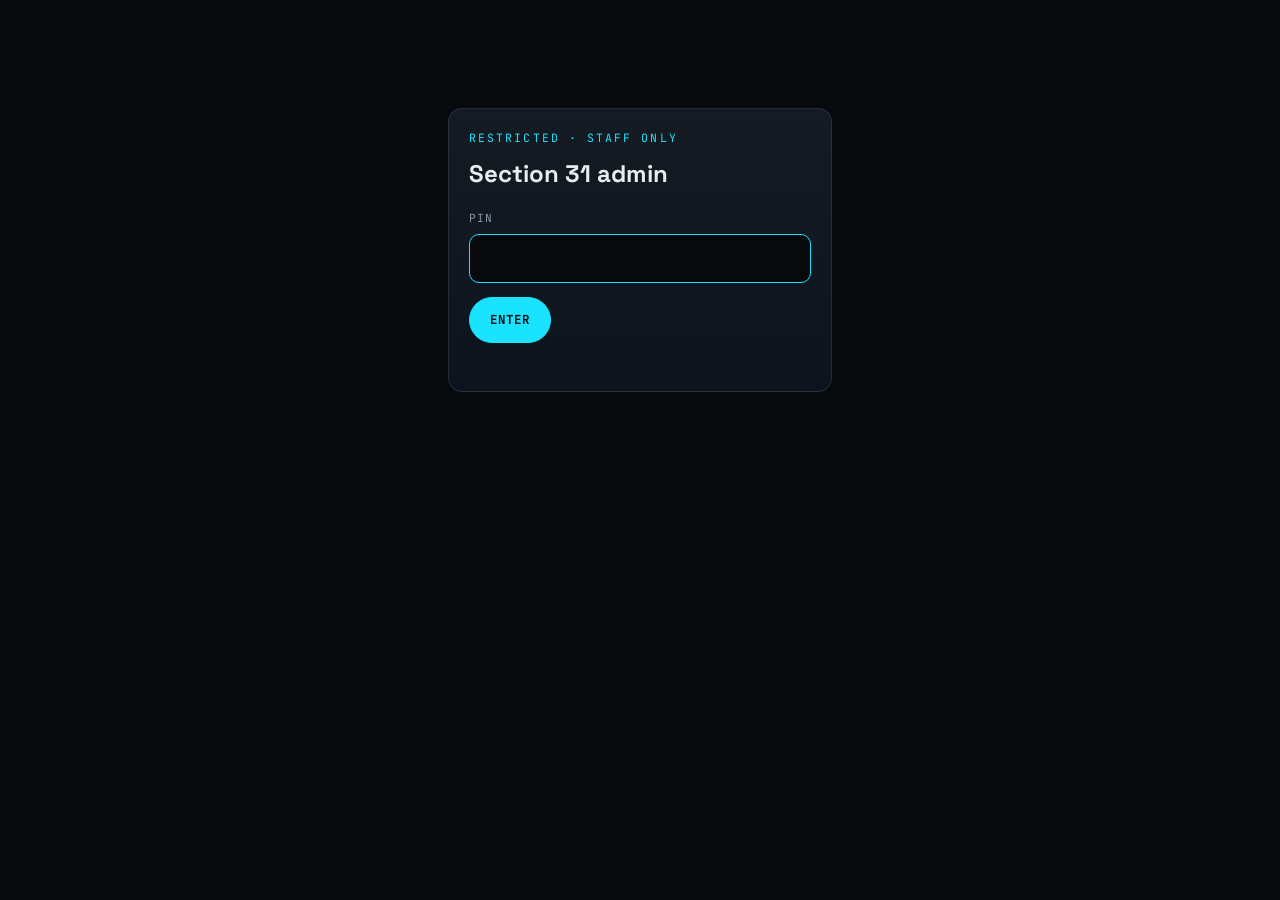
<file: section31/admin.html>
<!doctype html>
<html lang="en">
<head>
<meta charset="utf-8">
<meta name="viewport" content="width=device-width, initial-scale=1, viewport-fit=cover">
<meta name="robots" content="noindex, nofollow">
<title>Section 31 · Admin</title>
<link rel="icon" href="assets/favicon.svg">
<link rel="stylesheet" href="css/section31.css?v=20261017a">
<style>
body{padding-bottom:40px}
[hidden]{display:none!important}
.a-wrap *,.a-hdr *{box-sizing:border-box;min-width:0}
.find,.img-f input[type=text]{width:100%;background:var(--bg);border:1px solid var(--line);border-radius:10px;padding:9px 12px;color:var(--text);font:inherit}
.find:focus{border-color:var(--cyan);outline:none}
.a-hdr{position:sticky;top:0;z-index:50;background:rgba(7,9,13,.92);backdrop-filter:blur(10px);border-bottom:1px solid var(--line);padding-top:env(safe-area-inset-top,0px)}
.a-hdr-in{max-width:1200px;margin:0 auto;padding:12px 18px;display:flex;align-items:center;gap:12px;flex-wrap:wrap}
.a-brand{font-family:var(--display);font-weight:700;letter-spacing:.06em;margin-right:auto}
.a-brand small{font-family:var(--mono);font-size:.68rem;color:var(--cyan);letter-spacing:.14em;margin-left:8px}
.a-status{font-family:var(--mono);font-size:.7rem;color:var(--dim)}
.a-status.dirty{color:var(--amber)}
.a-acts{display:flex;gap:8px;flex-wrap:wrap}
.a-wrap{max-width:1200px;margin:0 auto;padding:22px 18px;display:grid;grid-template-columns:230px 1fr;gap:24px;align-items:start}
.a-nav{position:sticky;top:76px;display:flex;flex-direction:column;gap:4px}
.a-nav .grp{font-family:var(--mono);font-size:.62rem;letter-spacing:.14em;text-transform:uppercase;color:var(--faint);margin:14px 0 4px}
.a-nav button{all:unset;cursor:pointer;padding:8px 12px;border-radius:8px;color:var(--dim);font-size:.9rem}
.a-nav button:hover{background:rgba(255,255,255,.04);color:var(--text)}
.a-nav button.on{background:rgba(25,227,255,.1);color:var(--cyan)}
.a-nav button:focus-visible{outline:2px solid var(--cyan)}
.ed-head{display:flex;align-items:flex-end;justify-content:space-between;gap:12px;flex-wrap:wrap;margin-bottom:16px}
.ed-head h2{font-family:var(--display);margin:0;font-size:1.5rem}
.ed-head p{margin:4px 0 0;color:var(--dim);font-size:.9rem;max-width:62ch}
.find{max-width:260px}
.item{border:1px solid var(--line);border-radius:12px;background:var(--panel);margin-bottom:10px}
.item[open]{border-color:var(--line2)}
.item summary{display:flex;align-items:center;gap:12px;padding:12px 14px;cursor:pointer;list-style:none}
.item summary::-webkit-details-marker{display:none}
.item summary::after{content:"Edit";margin-left:auto;font-family:var(--mono);font-size:.65rem;letter-spacing:.1em;text-transform:uppercase;color:var(--faint)}
.item[open] summary::after{content:"Close"}
.item .th{width:38px;height:50px;border-radius:5px;flex:none;background:linear-gradient(160deg,hsl(var(--h,200) 68% 40%),hsl(calc(var(--h,200) + 45) 70% 13%));background-size:cover;background-position:center}
.item .t{font-weight:600}
.item .s{display:block;font-family:var(--mono);font-size:.7rem;color:var(--faint);margin-top:2px}
.item.hid .t{text-decoration:line-through;color:var(--dim)}
.fields{display:grid;grid-template-columns:repeat(auto-fit,minmax(min(230px,100%),1fr));gap:0 16px;padding:4px 14px 0}
.fields .wide{grid-column:1/-1}
.field small{color:var(--faint);font-size:.74rem}
.field input[type=checkbox]{width:20px;height:20px;accent-color:var(--cyan)}
.chk{flex-direction:row;align-items:center;gap:10px}
.item-acts{display:flex;gap:8px;flex-wrap:wrap;padding:4px 14px 14px}
.btn.danger{border-color:rgba(255,93,108,.6);color:var(--alert)}
.img-f{display:flex;gap:12px;align-items:center;flex-wrap:wrap}
.img-f .pv{width:84px;height:112px;border-radius:6px;border:1px dashed var(--line2);background:#0b1017 center/cover no-repeat;display:grid;place-items:center;font-family:var(--mono);font-size:.62rem;color:var(--faint);text-align:center}
.img-f .col{display:flex;flex-direction:column;gap:8px;flex:1;min-width:160px}
.login{max-width:420px;margin:12vh auto;padding:0 18px}
.note{border:1px dashed rgba(255,180,84,.5);background:rgba(255,180,84,.05);border-radius:10px;padding:10px 14px;font-size:.86rem;color:var(--text);margin-bottom:16px}
.vers{display:grid;gap:12px;max-width:640px}
.vers .card{display:flex;justify-content:space-between;align-items:center;gap:12px;flex-wrap:wrap}
.vers p{margin:4px 0 0;color:var(--dim);font-size:.86rem}
.toast{bottom:calc(20px + env(safe-area-inset-bottom,0px))}
/* ---------- changes to publish ---------- */
.a-nav .cnt{display:inline-block;min-width:18px;margin-left:6px;padding:0 6px;border-radius:999px;background:var(--amber);color:#1b1000;font-family:var(--mono);font-size:.62rem;font-weight:700;text-align:center;line-height:18px}
.item.chg-added{border-left:3px solid var(--mint)}
.item.chg-changed{border-left:3px solid var(--amber)}
.item.chg-added summary::before,.item.chg-changed summary::before{font-family:var(--mono);font-size:.6rem;letter-spacing:.1em;font-weight:700;padding:2px 7px;border-radius:4px;flex:none}
.item.chg-added summary::before{content:"NEW";background:var(--mint);color:#031014}
.item.chg-changed summary::before{content:"CHANGED";background:var(--amber);color:#1b1000}
.chg-review{border:1px solid rgba(255,180,84,.5);background:rgba(255,180,84,.06);border-radius:12px;padding:12px 16px;margin-bottom:18px}
.chg-grp{margin-bottom:22px}
.chg-grp h3{font-family:var(--mono);font-size:.72rem;letter-spacing:.12em;text-transform:uppercase;color:var(--dim);margin:0 0 8px}
.chg-row{display:grid;grid-template-columns:auto 1fr auto;gap:6px 12px;align-items:start;padding:12px 14px;border:1px solid var(--line);border-radius:12px;background:var(--panel);margin-bottom:8px}
.chg-b{font-family:var(--mono);font-size:.6rem;letter-spacing:.1em;font-weight:700;padding:3px 7px;border-radius:4px;margin-top:2px}
.k-added .chg-b{background:var(--mint);color:#031014}.k-changed .chg-b{background:var(--amber);color:#1b1000}.k-removed .chg-b{background:var(--alert);color:#1b0306}
.k-removed .chg-t{text-decoration:line-through;color:var(--dim)}
.chg-t{font-weight:600}
.chg-row ul{grid-column:2/3;margin:2px 0 0;padding-left:18px;color:var(--dim);font-size:.84rem}
.chg-row ul b{color:var(--text);font-weight:500}
.chg-acts{display:flex;gap:6px;flex-wrap:wrap;justify-content:flex-end}
@media (max-width:620px){.chg-row{grid-template-columns:auto 1fr}.chg-acts{grid-column:1/-1;justify-content:flex-start}.chg-row ul{grid-column:1/-1}}
@media (max-width:820px){
  .a-wrap{grid-template-columns:1fr}
  .a-nav{position:static;flex-direction:row;overflow-x:auto;gap:6px;padding-bottom:6px}
  .a-nav .grp{display:none}
  .a-nav button{white-space:nowrap;border:1px solid var(--line)}
  .a-status{width:100%;order:3}
}
</style>
</head>
<body>
<header class="a-hdr" id="hdr" hidden>
  <div class="a-hdr-in">
    <div class="a-brand">SECTION 31 <small id="modeTag">ADMIN</small></div>
    <span class="a-status" id="status">Loaded</span>
    <div class="a-acts">
      <button class="btn small" type="button" id="bPreview">Preview</button>
      <button class="btn small" type="button" id="bSave">Save draft</button>
      <button class="btn small primary" type="button" id="bPublish">Publish</button>
      <button class="btn small" type="button" id="bOut" hidden>Log out</button>
    </div>
  </div>
</header>

<section class="login" id="login" hidden>
  <div class="card">
    <div class="kicker">Restricted · Staff only</div>
    <h2 style="font-family:var(--display);margin:8px 0 16px">Section 31 admin</h2>
    <form id="loginForm">
      <div class="field"><label for="pin">PIN</label><input id="pin" type="password" inputmode="numeric" autocomplete="current-password" required></div>
      <button class="btn primary" type="submit">Enter</button>
      <div class="result" id="loginMsg" aria-live="polite" style="margin-top:10px"></div>
    </form>
  </div>
</section>

<div class="a-wrap" id="app" hidden>
  <nav class="a-nav" id="nav" aria-label="Sections"></nav>
  <main id="ed"></main>
</div>
<div class="toast" id="toast" role="status" aria-live="polite"></div>

<script src="js/data.js?v=20261017a"></script>
<script>
(function () {
  'use strict';
  /* ---------------- setup ---------------- */
  const START = JSON.parse(JSON.stringify(S31)); delete START.api;
  const API = S31.api || '';
  const LOCAL = !API;
  const $ = s => document.querySelector(s);
  const esc = s => String(s == null ? '' : s).replace(/[&<>"']/g, c => ({ '&': '&amp;', '<': '&lt;', '>': '&gt;', '"': '&quot;', "'": '&#39;' }[c]));
  const clone = o => JSON.parse(JSON.stringify(o));
  const ss = { get(k) { try { return sessionStorage.getItem(k); } catch (e) { return null; } }, set(k, v) { try { sessionStorage.setItem(k, v); } catch (e) {} }, del(k) { try { sessionStorage.removeItem(k); } catch (e) {} } };
  const ls = { get(k) { try { return JSON.parse(localStorage.getItem(k) || 'null'); } catch (e) { return null; } }, set(k, v) { try { localStorage.setItem(k, JSON.stringify(v)); return true; } catch (e) { return false; } }, del(k) { try { localStorage.removeItem(k); } catch (e) {} } };
  let role = 'admin', base = 'admin', tempUntil = '', team = [];
  let rev = null, doc = null, live = null, previous = null, me = '', activity = [], sec = 'stock', dirty = false, token = ss.get('s31_admin_token') || '';
  const opened = {};          // which list items are expanded, per section
  let toastT;
  function toast(m) { const t = $('#toast'); t.textContent = m; t.classList.add('show'); clearTimeout(toastT); toastT = setTimeout(() => t.classList.remove('show'), 3200); }
  function getP(o, p) { return p.split('.').reduce((a, k) => (a == null ? undefined : a[k]), o); }
  function setP(o, p, v) { const ks = p.split('.'); let a = o; ks.slice(0, -1).forEach(k => { if (a[k] == null || typeof a[k] !== 'object') a[k] = {}; a = a[k]; }); a[ks[ks.length - 1]] = v; }
  const slug = s => String(s || '').toLowerCase().normalize('NFKD').replace(/[\u0300-\u036f]/g, '').replace(/[^a-z0-9]+/g, '-').replace(/^-|-$/g, '').slice(0, 24) || 'shelf';

  /* ---------------- what can be edited ----------------
     type 'list' = add / remove / reorder items; 'object' = a fixed set of fields.
     Field types: text, area, num, sel, shelf, zone, check, lines (one per line), rows (cols split by |), img, color. */
  const DOW = [0, 1, 2, 3, 4, 5, 6].map(n => ({ v: n, l: ['Sunday', 'Monday', 'Tuesday', 'Wednesday', 'Thursday', 'Friday', 'Saturday'][n] }));
  const shelvesIn = zf => (doc.shelves || []).filter(s => (s.zone || 'zone1') === zf);
  const zoneOfShelfId = id => (((doc.shelves || []).find(s => s.id === id) || {}).zone) || 'zone1';
  function itemZone(s, it) { return ['stock', 'lessons', 'news', 'challenges', 'topics', 'media'].indexOf(s.path) > -1 ? zoneOfShelfId(it.shelf) : s.path === 'ancients.files' ? 'zone5' : (it.zone || 'zone1'); }
  const usesOf = id => ['stock', 'lessons', 'news', 'challenges', 'topics', 'media', 'specials'].reduce((n, k) => n + (doc[k] || []).filter(x => x.shelf === id).length, 0) + ((doc.ancients || {}).files || []).filter(x => x.shelf === id).length;
  /* Zone 1 is the template: every zone with a shop gets the same Stock / Shelves / Specials editors. */
  function cat(zf, grp, more) {
    const sfx = zf === 'zone1' ? '' : '-' + zf, z1 = zf === 'zone1', shelfWord = z1 ? 'Shelves' : 'Categories';
    const stockFields = [
      { k: 'img', t: 'img', l: 'Photo', wide: 1 },
      { k: 'name', t: 'text', l: 'Name' }, { k: 'line', t: 'text', l: z1 ? 'Issue / size / edition' : 'Size / type', h: z1 ? 'e.g. #14, Vol. 2, Booster pack' : 'e.g. Magnetic, Workshop seat' },
      { k: 'shelf', t: 'shelf', l: z1 ? 'Shelf' : 'Category' }, { k: 'price', t: 'text', l: 'Price', h: 'e.g. R95' },
      { k: 'was', t: 'text', l: 'Old price (optional)', h: 'Shows crossed out, for markdowns' },
      { k: 'status', t: 'sel', l: 'Stock status', o: [{ v: 'in', l: 'In stock' }, { v: 'low', l: 'Low stock' }, { v: 'out', l: 'Sold out' }, { v: 'preorder', l: 'Pre-order' }] },
      { k: 'tag', t: 'text', l: 'Cover tag (optional)', h: 'e.g. NEW, WED' }
    ].concat(z1 ? [] : [{ k: 'cta', t: 'text', l: 'Button text (optional)', h: 'Default “Reserve”. e.g. Book a seat' }]).concat([
      { k: 'hue', t: 'num', l: 'Cover colour (0–360)', h: 'Used when there is no photo' },
      { k: 'hidden', t: 'check', l: 'Hide from the site' }
    ]);
    const lessons = more && more.lessons ? [{ grp: grp, id: 'lessons' + sfx, zf: zf, label: 'Lessons', type: 'list', path: 'lessons',
        help: 'Add a lesson when a teacher is available. Set the times, or mark it Full or Teacher away. Customers book by WhatsApp.',
        title: i => i.title, sub: i => [shelfName(i.shelf), i.level, ({ open: 'taking bookings', full: 'full', paused: 'teacher away' })[i.status || 'open'], (i.slots || []).length + ' time(s)'].filter(Boolean).join(' · '),
        newItem: () => ({ shelf: (shelvesIn(zf)[0] || {}).id || '', title: 'New lesson', level: 'Beginner', ages: '', teacher: '', slots: [], length: '60 min', seats: 6, price: '', status: 'open', blurb: '' }),
        fields: [
          { k: 'img', t: 'img', l: 'Photo (optional)', wide: 1 },
          { k: 'title', t: 'text', l: 'Lesson name' }, { k: 'shelf', t: 'shelf', l: 'Game' },
          { k: 'level', t: 'sel', l: 'Level', o: ['Beginner', 'Intermediate', 'Advanced', 'All levels'].map(v => ({ v: v, l: v })) },
          { k: 'status', t: 'sel', l: 'Status', o: [{ v: 'open', l: 'Taking bookings' }, { v: 'full', l: 'Full (waitlist)' }, { v: 'paused', l: 'Teacher away' }] },
          { k: 'teacher', t: 'text', l: 'Teacher' }, { k: 'ages', t: 'text', l: 'Ages', h: 'e.g. 8+' },
          { k: 'slots', t: 'lines', l: 'Times available (one per line)', h: 'e.g. Saturday 10:00', wide: 1 },
          { k: 'length', t: 'text', l: 'Length', h: 'e.g. 60 min' }, { k: 'seats', t: 'num', l: 'Group size (max)' },
          { k: 'price', t: 'text', l: 'Price', h: 'e.g. R120 per lesson' },
          { k: 'blurb', t: 'area', l: 'What you’ll learn', wide: 1 },
          { k: 'hidden', t: 'check', l: 'Hide from the site' }
        ] }] : [];
    const news = more && more.news ? [{ id: 'news' + sfx, zf: zf, label: 'News', type: 'list', path: 'news',
        help: 'Game news and store announcements. Newest date shows first (6 at a time).',
        title: i => i.title, sub: i => [i.date, shelfName(i.shelf)].filter(Boolean).join(' · '),
        newItem: () => ({ shelf: (shelvesIn(zf)[0] || {}).id || '', date: new Date().toISOString().slice(0, 10), title: 'New post', blurb: '', url: '' }),
        fields: [{ k: 'img', t: 'img', l: 'Photo (optional)', wide: 1 }, { k: 'title', t: 'text', l: 'Headline', wide: 1 }, { k: 'shelf', t: 'shelf', l: 'Game' },
          { k: 'date', t: 'text', l: 'Date', h: 'YYYY-MM-DD' }, { k: 'blurb', t: 'area', l: 'Story', wide: 1 }, { k: 'url', t: 'text', l: 'Read-more link (optional)', wide: 1 },
          { k: 'hidden', t: 'check', l: 'Hide from the site' }] }] : [];
    const challenges = more && more.challenges ? [{ id: 'challenges' + sfx, zf: zf, label: 'Challenges & scores', type: 'list', path: 'challenges',
        help: 'Run a challenge and keep its scoreboard up to date. Handles only, never real names.',
        title: i => i.title, sub: i => [shelfName(i.shelf), (i.board || []).length + ' scores', i.ends === 'month-end' ? 'ends month-end' : i.ends ? 'ends ' + i.ends : 'ongoing'].join(' · '),
        newItem: () => ({ shelf: (shelvesIn(zf)[0] || {}).id || '', title: 'New challenge', unit: 'Score', prize: '', ends: 'month-end', blurb: '', board: [] }),
        fields: [{ k: 'title', t: 'text', l: 'Challenge name', wide: 1 }, { k: 'shelf', t: 'shelf', l: 'Game' }, { k: 'unit', t: 'text', l: 'Score label', h: 'e.g. Points, Elims, Time' },
          { k: 'prize', t: 'text', l: 'Prize (optional)' }, { k: 'ends', t: 'text', l: 'Ends', h: 'YYYY-MM-DD, month-end, or blank' },
          { k: 'blurb', t: 'area', l: 'Rules', wide: 1 },
          { k: 'board', t: 'rows', l: 'Scoreboard: handle | score, best first (one per line)', wide: 1 },
          { k: 'hidden', t: 'check', l: 'Hide from the site' }] }] : [];
    const topics = more && more.topics ? [{ id: 'topics' + sfx, zf: zf, label: 'Topics on the table', type: 'list', path: 'topics',
        help: 'Conversations, debates and ideas sessions. “Coming soon” shows a Notify me button.',
        title: i => i.title, sub: i => [shelfName(i.shelf), i.format, i.when].filter(Boolean).join(' · '),
        newItem: () => ({ shelf: (shelvesIn(zf)[0] || {}).id || '', title: 'New topic', format: 'Open chat', when: '', host: '', status: 'open', blurb: '' }),
        fields: [{ k: 'title', t: 'text', l: 'Topic or question', wide: 1 }, { k: 'shelf', t: 'shelf', l: 'Subject' },
          { k: 'format', t: 'text', l: 'Format', h: 'e.g. Debate, Open chat, Study group' },
          { k: 'when', t: 'text', l: 'When', h: 'e.g. Saturdays 15:00' }, { k: 'host', t: 'text', l: 'Host (optional)' },
          { k: 'status', t: 'sel', l: 'Status', o: [{ v: 'open', l: 'Open: Join in' }, { v: 'soon', l: 'Coming soon: Notify me' }] },
          { k: 'blurb', t: 'area', l: 'Details', wide: 1 }, { k: 'hidden', t: 'check', l: 'Hide from the site' }] }] : [];
    const media = more && more.media ? [{ id: 'media' + sfx, zf: zf, label: 'Watch, listen & read', type: 'list', path: 'media',
        help: 'Post links to podcasts, videos, researchers, books and archives. Paste the full link; until then it shows “Link coming soon”.',
        title: i => i.title, sub: i => [i.type, i.source, shelfName(i.shelf)].filter(Boolean).join(' · '),
        newItem: () => ({ shelf: (shelvesIn(zf)[0] || {}).id || '', type: 'Video', source: '', title: 'New link', url: '', blurb: '' }),
        fields: [{ k: 'img', t: 'img', l: 'Picture (optional)', wide: 1 }, { k: 'title', t: 'text', l: 'Title', wide: 1 },
          { k: 'type', t: 'sel', l: 'Type', o: ['Podcast', 'Video', 'Book', 'Article', 'Research', 'Archive'].map(v => ({ v: v, l: v })) },
          { k: 'source', t: 'text', l: 'Source / who', h: 'e.g. The Joe Rogan Experience' }, { k: 'shelf', t: 'shelf', l: zf === 'zone6' ? 'Show' : 'Era or mystery' },
          { k: 'date', t: 'text', l: 'Date (optional)', h: 'YYYY-MM-DD · newest shows first' },
          { k: 'url', t: 'text', l: 'Link', h: 'Full link, starting https://', wide: 1 }, { k: 'blurb', t: 'area', l: 'Why it’s worth it', wide: 1 },
          { k: 'hidden', t: 'check', l: 'Hide from the site' }] }] : [];
    const extra = media.concat(topics).concat(news).concat(challenges).concat(lessons);
    if (extra.length) { extra[0].grp = grp; extra.slice(1).forEach(x => { delete x.grp; }); grp = undefined; }
    return extra.concat([
      { grp: grp, id: 'stock' + sfx, zf: zf, label: 'Stock', type: 'list', path: 'stock', find: true,
        help: 'Everything for sale in this zone. Add, edit, hide or remove items. Upload a photo or leave it blank for a coloured cover.',
        title: i => i.name + (i.line ? ' · ' + i.line : ''), sub: i => [i.price, shelfName(i.shelf), statusName(i.status)].filter(Boolean).join(' · '),
        newItem: () => ({ name: 'New item', line: '', shelf: (shelvesIn(zf)[0] || {}).id || '', price: 'R0', status: 'in', hue: 200 }),
        fields: stockFields },
      { id: 'shelves' + sfx, zf: zf, label: shelfWord, type: 'list', path: 'shelves',
        help: 'Add or remove ' + shelfWord.toLowerCase() + '. The story, “Did you know?” facts and fun fact show when a customer taps one.',
        title: i => i.name, sub: i => usesOf(i.id) + ' linked · code ' + (i.id || '(set on save)'),
        newItem: () => (z1 ? { id: '', _auto: 1, name: 'New shelf', title: '', story: '', dyk: [], note: '' } : Object.assign({ id: '', _auto: 1, zone: zf, name: 'New category', title: '', story: '', dyk: [], note: '' }, more && more.icons ? { icon: 'spark' } : {})),
        fields: [
          { k: 'name', t: 'text', l: 'Button name' }, { k: 'title', t: 'text', l: 'Heading' },
          { k: 'id', t: 'text', l: 'Code', h: 'Short, no spaces. Leave blank and it is made for you. Changing it moves its stock off.' },
          { k: 'story', t: 'area', l: 'Story', wide: 1 },
          { k: 'dyk', t: 'lines', l: 'Did you know? (one per line)', wide: 1 },
          { k: 'note', t: 'area', l: 'Fun fact', wide: 1 }
        ].concat(more && more.icons ? [{ k: 'icon', t: 'sel', l: 'Icon on the tile', o: [['saber', 'Lightsaber'], ['book', 'Book'], ['robe', 'Robe'], ['helmet', 'Helmet'], ['film', 'Film'], ['star', 'Star'], ['spark', 'Spark']].map(x => ({ v: x[0], l: x[1] })) }] : []) },
      { id: 'specials' + sfx, zf: zf, label: 'Specials', type: 'list', path: 'specials',
        help: '2-for-1, month-end, bundles: anything. Specials disappear by themselves after the end date.',
        title: i => i.title, sub: i => [i.badge, i.ends === 'month-end' ? 'ends month-end' : i.ends ? 'ends ' + i.ends : 'ongoing'].join(' · '),
        newItem: () => Object.assign(z1 ? {} : { zone: zf }, { badge: 'Special', title: 'New special', blurb: '', shelf: '', starts: '', ends: 'month-end' }),
        fields: [
          { k: 'badge', t: 'text', l: 'Badge', h: 'e.g. 2 for 1, Month-end, Bundle' }, { k: 'title', t: 'text', l: 'Title' },
          { k: 'blurb', t: 'area', l: 'Details', wide: 1 },
          { k: 'shelf', t: 'shelf', l: 'Link to ' + (z1 ? 'shelf' : 'category') + ' (optional)', none: 1 },
          { k: 'starts', t: 'text', l: 'Starts (optional)', h: 'YYYY-MM-DD' },
          { k: 'ends', t: 'text', l: 'Ends', h: 'YYYY-MM-DD, or month-end, or blank for ongoing' },
          { k: 'hidden', t: 'check', l: 'Hide from the site' }
        ] }
    ]);
  }
  const SECTIONS = [
    { grp: 'Review', id: 'changes', label: 'Changes to publish', type: 'changes' },
    ...cat('zone1', 'Zone 01 · The Floor'),
    { id: 'locker', label: 'Evidence Locker', type: 'list', path: 'locker',
      help: 'Grails and key issues in the locked case.',
      title: i => i.title, sub: i => [i.id, i.price].filter(Boolean).join(' · '),
      newItem: () => ({ id: '031-X', title: 'New grail', era: '', grade: '', note: '', price: 'On enquiry' }),
      fields: [{ k: 'id', t: 'text', l: 'File number' }, { k: 'title', t: 'text', l: 'Title' }, { k: 'era', t: 'text', l: 'Era' }, { k: 'grade', t: 'text', l: 'Grade' }, { k: 'note', t: 'text', l: 'Note' }, { k: 'price', t: 'text', l: 'Price' }, { k: 'featured', t: 'check', l: 'Case file of the week' }] },

    ...cat('zone2', 'Zone 02 · Kobayashi Maru', { lessons: true }),
    { id: 'puzzle', label: 'Puzzle & leaderboard', type: 'object',
      help: 'Weekly puzzle and the speed-cube board.',
      fields: [{ k: 'puzzle.cipher', t: 'text', l: 'Coded message', wide: 1 }, { k: 'puzzle.answer', t: 'text', l: 'Answer', wide: 1 }, { k: 'puzzle.hint', t: 'area', l: 'Hint', wide: 1 }, { k: 'puzzle.reward', t: 'text', l: 'Reward code' },
        { k: 'board', t: 'rows', l: 'Leaderboard (rank | handle | time, one per line)', wide: 1 }] },
    { id: 'events', label: 'Events (all zones)', type: 'list', path: 'events',
      help: 'Challenge nights, tournaments, talks and archive nights. Dates work themselves out.',
      title: i => i.name, sub: i => [zoneName(i.zone), i.kind === 'monthly' ? 'monthly' : 'weekly', (DOW[i.dow] || {}).l, i.time].filter(Boolean).join(' · '),
      newItem: () => ({ zone: 'zone2', name: 'New event', blurb: '', kind: 'weekly', nth: 1, dow: 6, time: '14:00', cta: 'Save my seat' }),
      fields: [{ k: 'zone', t: 'zone', l: 'Zone' }, { k: 'name', t: 'text', l: 'Name' }, { k: 'blurb', t: 'area', l: 'Details', wide: 1 },
        { k: 'kind', t: 'sel', l: 'Repeats', o: [{ v: 'weekly', l: 'Weekly' }, { v: 'monthly', l: 'Monthly' }] },
        { k: 'nth', t: 'sel', l: 'Which week (monthly only)', num: 1, o: [1, 2, 3, 4].map(n => ({ v: n, l: ['1st', '2nd', '3rd', '4th'][n - 1] })) },
        { k: 'dow', t: 'sel', l: 'Day', num: 1, o: DOW }, { k: 'time', t: 'text', l: 'Time', h: 'HH:MM, e.g. 18:30' }, { k: 'cta', t: 'text', l: 'Button text' }] },

    ...cat('zone3', 'Zone 03 · Holodeck', { news: true, challenges: true, lessons: true }),
    { id: 'portals', label: 'Portals & channels', type: 'list', path: 'portals',
      help: 'Links on the orbiting portal ring.', title: i => i.name, sub: i => i.url,
      newItem: () => ({ name: 'New portal', url: '#' }), fields: [{ k: 'name', t: 'text', l: 'Name' }, { k: 'url', t: 'text', l: 'Link' }] },

    ...cat('zone4', 'Zone 04 · Spock’s Corner', { topics: true, lessons: true }),
    { id: 'tables', label: 'Book a table', type: 'object', help: 'The choices customers see in the booking form. Bookings arrive on WhatsApp.',
      fields: [{ k: 'tables.purposes', t: 'lines', l: 'What for? (one per line)', wide: 1 }, { k: 'tables.slots', t: 'lines', l: 'Time slots (one per line)', wide: 1 }, { k: 'tables.sizes', t: 'lines', l: 'Group sizes (one per line)', wide: 1 }] },
    { id: 'prices', label: 'Price list', type: 'object', help: 'Table bookings and workshop prices.',
      fields: [{ k: 'prices', t: 'rows', l: 'Item | price (one per line)', wide: 1 }] },
    { id: 'briefings', label: 'Briefings', type: 'list', path: 'briefings', help: 'Short reads and talk topics.',
      title: i => i.title, sub: i => [i.tag, i.mins].filter(Boolean).join(' · '),
      newItem: () => ({ title: 'New briefing', tag: 'Security', mins: '5 min read', blurb: '', url: '' }),
      fields: [{ k: 'title', t: 'text', l: 'Title', wide: 1 }, { k: 'tag', t: 'text', l: 'Tag' }, { k: 'mins', t: 'text', l: 'Reading time' }, { k: 'blurb', t: 'area', l: 'Summary', wide: 1 }, { k: 'url', t: 'text', l: 'Link (optional)', wide: 1 }] },

    { grp: 'Zone 05 · Ancient X-Files', id: 'axfiles', zf: 'zone5', label: 'Case files', type: 'list', path: 'ancients.files',
      help: 'Each file has an Evidence and a Theories side.', title: i => i.title, sub: i => [i.id, i.status].filter(Boolean).join(' · '),
      newItem: () => ({ id: 'AX-0', shelf: (shelvesIn('zone5')[0] || {}).id || '', title: 'New case file', where: '', when: '', status: 'Unsolved', evidence: '', theory: '' }),
      fields: [{ k: 'shelf', t: 'shelf', l: 'Era or mystery' }, { k: 'id', t: 'text', l: 'File number' }, { k: 'title', t: 'text', l: 'Title' }, { k: 'where', t: 'text', l: 'Where' }, { k: 'when', t: 'text', l: 'When' }, { k: 'status', t: 'text', l: 'Status' },
        { k: 'featured', t: 'check', l: 'Unsolved file of the week' }, { k: 'evidence', t: 'area', l: 'Evidence', wide: 1 }, { k: 'theory', t: 'area', l: 'Theories', wide: 1 }] },
    ...cat('zone5', 'Zone 05 · Ancient X-Files', { media: true, topics: true }).map(x => (delete x.grp, x)),
    { id: 'axmore', label: 'Our channel', type: 'object', help: 'Links on the “Transmissions from the archive” card.',
      fields: [{ k: 'ancients.channels', t: 'rows', l: 'Channel links: name | link (one per line)', wide: 1, obj: ['name', 'url'] }] },

    ...cat('zone6', 'Zone 06 · Transmissions', { media: true, topics: true }),
    { id: 'podcast', label: 'Listen on', type: 'object', help: 'The “listen on” buttons at the top of Zone 06. The newest episode or video shows as “Latest transmission”.',
      fields: [{ k: 'podcast.platforms', t: 'rows', l: 'Platform | link (one per line)', wide: 1, obj: ['name', 'url'] }] },
    ...cat('zone7', 'Zone 07 · Saber Academy', { lessons: true, media: true, topics: true, icons: true }),
    { grp: 'Whole site', id: 'store', label: 'Store details', type: 'object', help: 'Shown in the hero, the Find us section and the footer.',
      fields: [{ k: 'tagline', t: 'text', l: 'Tagline', wide: 1 }, { k: 'contact.address', t: 'text', l: 'Address', wide: 1 },
        { k: 'contact.hours', t: 'rows', l: 'Opening hours: days | hours (one per line)', wide: 1 },
        { k: 'contact.whatsapp', t: 'text', l: 'WhatsApp number (main)', h: 'Digits only, with 27. Order & booking buttons use this one' }, { k: 'contact.whatsapp2', t: 'text', l: 'Second WhatsApp number', h: 'Optional. Shown under Find us. Leave empty to hide' }, { k: 'contact.instagram', t: 'text', l: 'Instagram' }, { k: 'contact.email', t: 'text', l: 'Email' },
        { k: 'bookingLink', t: 'text', l: 'Booking page link', h: 'Google Calendar or Calendly' }, { k: 'delivery', t: 'area', l: 'Delivery note', wide: 1 },
        { k: 'prelaunch', t: 'check', l: 'Pre-launch mode: hide prices and specials, show Notify me buttons and the opening banner', wide: 1 },
        { k: 'launchNote', t: 'area', l: 'Opening banner text', wide: 1 },
        { k: 'demo', t: 'check', l: 'Show demo notes ("Demo build" in the footer). Untick when live' }] },
    { id: 'shop', label: 'Cart & payment', type: 'object', help: 'Online cart with EFT payment. Customers add items, pick delivery, see your bank details and send proof of payment by WhatsApp or email. The cart only shows when Pre-launch mode (Store details) is off.',
      fields: [{ k: 'shop.cart', t: 'check', l: 'Online cart on', wide: 1 },
        { k: 'shop.delivery', t: 'rows', l: 'Delivery options: name | fee in rand (one per line, 0 = collect in store)', wide: 1 },
        { k: 'shop.freeOver', t: 'text', l: 'Free courier on orders over (R)', h: 'Leave empty for never' },
        { k: 'shop.popEmail', t: 'text', l: 'Email for proof of payment', h: 'Leave empty to use the store email' },
        { k: 'shop.bank.holder', t: 'text', l: 'Account holder' }, { k: 'shop.bank.bank', t: 'text', l: 'Bank' },
        { k: 'shop.bank.account', t: 'text', l: 'Account number' }, { k: 'shop.bank.branch', t: 'text', l: 'Branch code' },
        { k: 'shop.bank.type', t: 'text', l: 'Account type', h: 'e.g. Cheque / Current' },
        { k: 'shop.note', t: 'area', l: 'Payment instructions shown after the order', wide: 1 }] },
    { id: 'zones', label: 'Zone names', type: 'list', path: 'zones', fixed: 1, help: 'Names and lines on the facility map. Zones themselves can’t be added or removed here.',
      title: i => 'Zone ' + i.no + ' · ' + i.name, sub: i => i.role,
      fields: [{ k: 'name', t: 'text', l: 'Name' }, { k: 'short', t: 'text', l: 'Button & menu name', h: 'Short, e.g. Holodeck' }, { k: 'role', t: 'text', l: 'Role' }, { k: 'line', t: 'area', l: 'Line', wide: 1 }, { k: 'pull', t: 'text', l: 'Comes back for' }, { k: 'color', t: 'color', l: 'Accent colour' }] },
    { id: 'tiers', label: 'Clearance levels', type: 'list', path: 'tiers', fixed: 1, help: 'Visitor, Cadet and Operative.',
      title: i => i.name, sub: i => i.blurb,
      fields: [{ k: 'name', t: 'text', l: 'Name' }, { k: 'blurb', t: 'text', l: 'Line' }, { k: 'perks', t: 'lines', l: 'Perks (one per line)', wide: 1 }] },
    { id: 'team', label: 'Team & access', type: 'team', adminOnly: 1 },
    { id: 'versions', label: 'Versions & backup', type: 'versions' }
  ];
  const visible = s => !s.adminOnly || (base === 'admin' && !LOCAL);
  const fmtWhen = iso => new Date(iso).toLocaleString([], { dateStyle: 'medium', timeStyle: 'short' });
  const secOf = id => SECTIONS.find(s => s.id === id);
  const shelfName = id => ((doc.shelves || []).find(s => s.id === id) || {}).name || (id ? '⚠ no shelf' : '');
  const zoneName = id => ((doc.zones || []).find(z => z.id === id) || {}).name || id;
  const statusName = v => ({ in: 'In stock', low: 'Low stock', out: 'Sold out', preorder: 'Pre-order' }[v] || '');

  /* ---------------- what changed since the last publish ----------------
     Every list item carries a hidden _uid so edits are matched exactly; older items
     without one are matched by identical content, then by title. */
  let lastDiff = { list: [], bySec: {}, count: 0 }, reviewWho = '', reviewNote = '';
  (function () { let g = ''; SECTIONS.forEach(s => { if (s.grp) g = s.grp; s.group = g; }); })();
  const uid = () => Date.now().toString(36) + Math.random().toString(36).slice(2, 8);
  function ensureUids(d) {
    if (!d) return;
    SECTIONS.forEach(s => { if (s.type !== 'list') return; const arr = getP(d, s.path); if (Array.isArray(arr)) arr.forEach(x => { if (x && typeof x === 'object' && !Array.isArray(x) && !x._uid) x._uid = uid(); }); });
  }
  const bare = o => JSON.stringify(o, (k, v) => (k === '_uid' || k === '_auto') ? undefined : v);
  function showVal(f, v) {
    if (v == null || v === '' || (Array.isArray(v) && !v.length)) return '—';
    if (f && f.t === 'img') return 'photo';
    if (f && f.t === 'check') return v ? 'yes' : 'no';
    if (f && f.t === 'shelf') return shelfName(v) || v;
    if (f && f.o) { const o = f.o.find(x => String(x.v) === String(v)); if (o) return o.l; }
    let t = Array.isArray(v) ? (f && (f.t === 'lines' || f.t === 'rows') ? toText(f, v).replace(/\n/g, ' / ') : JSON.stringify(v)) : (typeof v === 'object' ? JSON.stringify(v) : String(v));
    return t.length > 70 ? t.slice(0, 67) + '…' : t;
  }
  function fieldDiffs(s, A, B) {
    const keys = Array.from(new Set(Object.keys(A || {}).concat(Object.keys(B || {})))).filter(k => k !== '_uid' && k !== '_auto');
    return keys.filter(k => JSON.stringify((A || {})[k]) !== JSON.stringify((B || {})[k])).map(k => {
      const f = (s.fields || []).find(x => x.k === k);
      return { l: f ? f.l : k, from: showVal(f, (A || {})[k]), to: showVal(f, (B || {})[k]) };
    });
  }
  function diffAll() {
    const out = { list: [], bySec: {}, count: 0 };
    if (!live || !doc) return out;
    const add = e => { out.list.push(e); out.count++; (out.bySec[e.sec] = out.bySec[e.sec] || { n: 0, items: {} }).n++; if (e.j != null) out.bySec[e.sec].items[e.j] = e.kind; };
    const done = {};
    SECTIONS.forEach(s => {
      if (s.type === 'object') {
        s.fields.forEach(f => {
          const A = getP(live, f.k), B = getP(doc, f.k);
          if (JSON.stringify(A) !== JSON.stringify(B)) add({ sec: s.id, kind: 'changed', title: f.l, k: f.k, fields: [{ l: f.l, from: showVal(f, A), to: showVal(f, B) }] });
        });
        return;
      }
      if (s.type !== 'list' || done[s.path]) return;
      done[s.path] = 1;
      const secs = SECTIONS.filter(x => x.type === 'list' && x.path === s.path);
      const secFor = it => (secs.find(x => !x.zf || itemZone(x, it) === x.zf) || s);
      const A = getP(live, s.path) || [], B = getP(doc, s.path) || [];
      const usedA = new Set(), pairs = [], pend = [];
      const byUid = {}; A.forEach((x, i) => { if (x && x._uid) byUid[x._uid] = i; });
      B.forEach((x, j) => { const i = x && x._uid ? byUid[x._uid] : undefined; if (i !== undefined && !usedA.has(i)) { usedA.add(i); pairs.push([i, j]); } else pend.push(j); });
      const sA = A.map(bare), pend2 = [];
      pend.forEach(j => { const sb = bare(B[j]), i = sA.findIndex((x, k) => !usedA.has(k) && !(A[k] && A[k]._uid) && x === sb); if (i > -1) { usedA.add(i); pairs.push([i, j]); } else pend2.push(j); });
      const added = [];
      pend2.forEach(j => { const t = s.title(B[j]), i = A.findIndex((x, k) => !usedA.has(k) && !(x && x._uid) && s.title(x) === t); if (i > -1) { usedA.add(i); pairs.push([i, j]); } else added.push(j); });
      pairs.forEach(([i, j]) => { if (bare(A[i]) === bare(B[j])) return; const sx = secFor(B[j]); add({ sec: sx.id, kind: 'changed', title: sx.title(B[j]), path: s.path, i: i, j: j, fields: fieldDiffs(sx, A[i], B[j]) }); });
      added.forEach(j => { const sx = secFor(B[j]); add({ sec: sx.id, kind: 'added', title: sx.title(B[j]), path: s.path, j: j, fields: [] }); });
      A.forEach((x, i) => { if (usedA.has(i)) return; const sx = secFor(x); add({ sec: sx.id, kind: 'removed', title: sx.title(x), path: s.path, i: i, fields: [] }); });
    });
    return out;
  }
  function changesHTML() {
    const D = lastDiff;
    let h = '<div class="ed-head"><div><h2>Changes to publish <span class="fine">(' + D.count + ')</span></h2><p>Everything that is different from the live site. Open an item to check it, or Undo a change you don’t want. New items are marked NEW and edited ones CHANGED in their lists too.</p></div></div>';
    if (reviewWho) h += '<div class="chg-review"><b>Sent for review by ' + esc(reviewWho) + '</b>' + (reviewNote ? '<div class="muted">“' + esc(reviewNote) + '”</div>' : '') + '<div class="fine" style="margin-top:6px">Check below, press Preview to see it on the site, then Publish.</div></div>';
    if (!live) return h + '<p class="muted">Nothing has been published yet, so everything is new. After the first Publish, this page lists only what changed.</p>';
    if (!D.count) return h + '<p class="muted">No changes. The editor matches the live site.</p>';
    const groups = [];
    SECTIONS.forEach(s => { const rows = D.list.filter(e => e.sec === s.id); if (rows.length) groups.push([s, rows]); });
    return h + groups.map(([s, rows]) => '<div class="chg-grp"><h3>' + esc((s.group ? s.group + ' · ' : '') + s.label) + '</h3>' + rows.map(e => {
      const n = D.list.indexOf(e);
      return '<div class="chg-row k-' + e.kind + '"><span class="chg-b">' + ({ added: 'NEW', changed: 'CHANGED', removed: 'REMOVED' })[e.kind] + '</span>' +
        '<span class="chg-t">' + esc(e.title || '(untitled)') + '</span>' +
        '<span class="chg-acts">' + (e.j != null ? '<button type="button" class="btn small" data-goto="' + n + '">Open</button>' : '') + '<button type="button" class="btn small danger" data-undo="' + n + '">' + (e.kind === 'removed' ? 'Put back' : 'Undo') + '</button></span>' +
        (e.fields && e.fields.length ? '<ul>' + e.fields.map(f => '<li>' + esc(f.l) + ': ' + esc(f.from) + ' → <b>' + esc(f.to) + '</b></li>').join('') + '</ul>' : '') + '</div>';
    }).join('') + '</div>').join('');
  }
  function undoChange(e) {
    if (e.k) { setP(doc, e.k, clone(getP(live, e.k))); return; }
    const arr = getP(doc, e.path), A = getP(live, e.path) || [];
    if (e.kind === 'added') arr.splice(e.j, 1);
    else if (e.kind === 'changed') arr[e.j] = clone(A[e.i]);
    else arr.splice(Math.min(e.i, arr.length), 0, clone(A[e.i]));
  }

  /* ---------------- backend ---------------- */
  async function call(action, extra) {
    const r = await fetch(API, { method: 'POST', body: JSON.stringify(Object.assign({ action: action, token: token }, extra || {})) });
    const j = await r.json();
    if (!j.ok && j.error === 'auth') { token = ''; ss.del('s31_admin_token'); showLogin('Session expired. Log in again; your changes are kept.'); throw new Error('Please log in again.'); }
    if (!j.ok) { const err = new Error(j.error === 'conflict' ? 'Someone else saved first.' : (j.error || 'Something went wrong.')); err.info = j; throw err; }
    return j;
  }

  /* ---------------- status ---------------- */
  function setDirty(v) { dirty = v; const s = $('#status'); s.classList.toggle('dirty', v); if (v) s.textContent = 'Unsaved changes'; }
  function setStatus(t) { const s = $('#status'); s.classList.remove('dirty'); s.textContent = t; }
  const now = () => new Date().toLocaleTimeString([], { hour: '2-digit', minute: '2-digit' });
  window.addEventListener('beforeunload', e => { if (dirty) { e.preventDefault(); e.returnValue = ''; } });

  /* ---------------- fields ---------------- */
  function opts(f) {
    if (f.t === 'shelf') { const z = secOf(sec).zf; return (f.none ? [{ v: '', l: '(none)' }] : []).concat((doc.shelves || []).filter(s => !z || (s.zone || 'zone1') === z).map(s => ({ v: s.id, l: s.name }))); }
    if (f.t === 'zone') return (doc.zones || []).filter(z => z.id !== 'zone1').map(z => ({ v: z.id, l: z.name }));
    return f.o;
  }
  function toText(f, v) {
    if (f.t === 'lines') return (v || []).join('\n');
    if (f.t === 'rows') return (v || []).map(r => f.obj ? f.obj.map(k => r[k] || '').join(' | ') : [].concat(r).join(' | ')).join('\n');
    return v == null ? '' : v;
  }
  function fromText(f, txt) {
    const ls2 = txt.split('\n').map(s => s.trim()).filter(Boolean);
    if (f.t === 'lines') return ls2;
    return ls2.map(l => { const c = l.split('|').map(s => s.trim()); if (!f.obj) return c; const o = {}; f.obj.forEach((k, i) => { o[k] = c[i] || ''; }); return o; });
  }
  function fieldHTML(f, v, id) {
    const a = 'id="' + id + '" data-k="' + esc(f.k) + '"', h = f.h ? '<small>' + esc(f.h) + '</small>' : '', cls = 'field' + (f.wide ? ' wide' : '');
    if (f.t === 'check') return '<label class="' + cls + ' chk"><input type="checkbox" ' + a + (v ? ' checked' : '') + '>' + esc(f.l) + '</label>';
    let inp;
    if (f.t === 'img') {
      return '<div class="' + cls + '"><label>' + esc(f.l) + '</label><div class="img-f"><div class="pv" style="' + (v ? 'background-image:url(&quot;' + esc(v) + '&quot;)' : '') + '">' + (v ? '' : 'No photo') + '</div>' +
        '<div class="col"><input type="file" accept="image/*" hidden data-up="' + id + '"><div class="item-acts" style="padding:0"><button type="button" class="btn small" data-pick="' + id + '">Upload photo</button>' + (v ? '<button type="button" class="btn small danger" data-clearimg="' + id + '">Remove</button>' : '') + '</div>' +
        '<input ' + a + ' type="text" value="' + esc(v) + '" placeholder="…or paste an image link"></div></div></div>';
    }
    if (f.t === 'area' || f.t === 'lines' || f.t === 'rows') inp = '<textarea ' + a + ' rows="' + (f.t === 'area' ? 3 : 4) + '">' + esc(toText(f, v)) + '</textarea>';
    else if (f.t === 'sel' || f.t === 'shelf' || f.t === 'zone') {
      const o = opts(f), has = o.some(x => String(x.v) === String(v));
      inp = '<select ' + a + '>' + (has ? '' : '<option value="' + esc(v) + '" selected>' + (v === '' || v == null ? '(choose)' : '⚠ ' + esc(v)) + '</option>') + o.map(x => '<option value="' + esc(x.v) + '"' + (String(x.v) === String(v) ? ' selected' : '') + '>' + esc(x.l) + '</option>').join('') + '</select>';
    }
    else if (f.t === 'num') inp = '<input ' + a + ' type="number" value="' + esc(v) + '">';
    else if (f.t === 'color') inp = '<input ' + a + ' type="color" value="' + esc(v || '#19e3ff') + '" style="height:44px;padding:4px">';
    else inp = '<input ' + a + ' type="text" value="' + esc(v) + '">';
    return '<div class="' + cls + '"><label for="' + id + '">' + esc(f.l) + '</label>' + inp + h + '</div>';
  }
  function readInput(f, el) {
    if (f.t === 'check') return el.checked;
    if (f.t === 'lines' || f.t === 'rows') return fromText(f, el.value);
    if (f.t === 'num') return el.value === '' ? '' : +el.value;
    if (f.num) return +el.value;
    return el.value;
  }

  /* ---------------- rendering ---------------- */
  function renderNav() {
    $('#nav').innerHTML = SECTIONS.filter(visible).map(s => (s.grp ? '<div class="grp">' + esc(s.grp) + '</div>' : '') + '<button type="button" data-sec="' + s.id + '" class="' + (s.id === sec ? 'on' : '') + '">' + esc(s.label) + (s.type === 'changes' ? (lastDiff.count ? '<span class="cnt">' + lastDiff.count + '</span>' : '') : (lastDiff.bySec[s.id] ? '<span class="cnt">' + lastDiff.bySec[s.id].n + '</span>' : '')) + '</button>').join('');
  }
  function itemSummary(s, it) {
    const th = s.id === 'stock' ? '<span class="th" style="--h:' + (+it.hue || 0) + (it.img ? ';background-image:url(&quot;' + esc(it.img) + '&quot;)' : '') + '"></span>' : '';
    return th + '<span><span class="t">' + esc(s.title(it) || '(untitled)') + '</span><span class="s">' + esc(s.sub ? s.sub(it) : '') + '</span></span>';
  }
  function render() {
    lastDiff = diffAll();
    renderNav();
    if (!visible(secOf(sec))) sec = 'stock';
    const s = secOf(sec), ed = $('#ed');
    const note = LOCAL ? '<div class="note">Local demo mode: no backend is connected, so changes are saved in this browser only. Add your Apps Script link to <b>api</b> in js/data.js to go live.</div>' : '';
    if (s.type === 'versions') {
      ed.innerHTML = note + '<div class="ed-head"><div><h2>Versions &amp; backup</h2><p>Bring back an earlier version. It loads into the editor; nothing changes on the site until you Publish.</p></div></div><div class="vers">' +
        '<div class="card"><div><b>Live version</b><p>What customers see right now.</p></div><button class="btn small" type="button" data-ver="live"' + (live ? '' : ' disabled') + '>Load</button></div>' +
        '<div class="card"><div><b>Before the last publish</b><p>Undo your most recent publish.</p></div><button class="btn small" type="button" data-ver="prev"' + (previous ? '' : ' disabled') + '>Load</button></div>' +
        '<div class="card"><div><b>Starter content</b><p>The original placeholder site.</p></div><button class="btn small" type="button" data-ver="start">Load</button></div>' +
        '<div class="card"><div><b>Download a backup</b><p>Saves everything as a file on this computer.</p></div><button class="btn small" type="button" data-ver="dl">Download</button></div>' +
        (activity.length ? '<div class="card" style="display:block"><b>Recent activity</b>' + activity.map(x => '<p>' + esc(new Date(x.when).toLocaleString([], { dateStyle: 'medium', timeStyle: 'short' })) + ' · <b>' + esc(x.who) + '</b> · ' + esc(x.what) + (x.detail ? ' · ' + esc(x.detail) : '') + '</p>').join('') + '</div>' : '') + '</div>';
      return;
    }
    if (s.type === 'changes') { ed.innerHTML = note + changesHTML(); return; }
    if (s.type === 'team') {
      const sups = team.filter(u => u.base !== 'admin');
      ed.innerHTML = '<div class="ed-head"><div><h2>Team &amp; access</h2><p>Admins publish. Supervisors edit and press “Send for review”. Give a supervisor temporary admin access when you are away; it switches off by itself. People and PINs are set in Script Properties (S31_USERS), never here.</p></div></div><div class="vers">' +
        team.map(u => '<div class="card"><div><b>' + esc(u.name) + '</b><p>' + (u.base === 'admin' ? 'Admin' : u.tempUntil ? 'Supervisor · <b style="color:var(--amber)">temporary admin until ' + esc(fmtWhen(u.tempUntil)) + '</b>' : 'Supervisor') + '</p></div>' +
          (u.base === 'admin' ? '' : u.tempUntil ? '<button class="btn small danger" type="button" data-revoke="' + esc(u.name) + '">Remove admin access</button>'
            : '<div class="item-acts" style="padding:0"><select data-hours="' + esc(u.name) + '"><option value="24">for 1 day</option><option value="72">for 3 days</option><option value="168">for 1 week</option><option value="336">for 2 weeks</option></select><button class="btn small primary" type="button" data-grant="' + esc(u.name) + '">Give admin access</button></div>') + '</div>').join('') +
        (sups.length ? '' : '<p class="muted">No supervisors yet. Add one in Script Properties: <code>Name:PIN:supervisor</code>.</p>') + '</div>';
      return;
    }
    if (s.type === 'object') {
      ed.innerHTML = note + '<div class="ed-head"><div><h2>' + esc(s.label) + '</h2><p>' + esc(s.help || '') + '</p></div></div><div class="card"><div class="fields" style="padding:0">' +
        s.fields.map((f, n) => fieldHTML(f, getP(doc, f.k), 'o' + n)).join('') + '</div></div>';
      return;
    }
    let list = getP(doc, s.path); if (!Array.isArray(list)) { list = []; setP(doc, s.path, list); }
    const op = opened[s.id] || (opened[s.id] = {});
    ed.innerHTML = note + '<div class="ed-head"><div><h2>' + esc(s.label) + ' <span class="fine">(' + list.filter(it => !s.zf || itemZone(s, it) === s.zf).length + ')</span></h2><p>' + esc(s.help || '') + '</p></div>' +
      '<div class="item-acts" style="padding:0">' + (s.find ? '<input class="find" id="find" type="search" placeholder="Find…" aria-label="Find">' : '') + (s.fixed ? '' : '<button class="btn small primary" type="button" data-add>+ Add</button>') + '</div></div>' +
      list.map((it, i) => (s.zf && itemZone(s, it) !== s.zf) ? '' : '<details class="item' + (it.hidden ? ' hid' : '') + ((lastDiff.bySec[s.id] || { items: {} }).items[i] ? ' chg-' + lastDiff.bySec[s.id].items[i] : '') + '" data-i="' + i + '"' + (op[i] ? ' open' : '') + '><summary>' + itemSummary(s, it) + '</summary>' +
        '<div class="fields">' + s.fields.map((f, n) => fieldHTML(f, it[f.k], 'f' + i + '_' + n)).join('') + '</div>' +
        '<div class="item-acts">' + (s.fixed ? '' : '<button type="button" class="btn small" data-mv="-1">↑ Up</button><button type="button" class="btn small" data-mv="1">↓ Down</button><button type="button" class="btn small" data-dup>Duplicate</button><button type="button" class="btn small danger" data-del>Remove</button>') + '</div></details>').join('') +
      (list.length ? '' : '<p class="muted">Nothing here yet. Press “+ Add”.</p>');
  }

  /* ---------------- editing ---------------- */
  function fieldFor(el) {
    const s = secOf(sec), k = el.dataset.k; if (!s.fields) return null;
    return s.fields.find(f => f.k === k);
  }
  const ed = $('#ed');
  ed.addEventListener('input', e => {
    const el = e.target; if (el.id === 'find') { const q = el.value.toLowerCase(); ed.querySelectorAll('.item').forEach(d => { d.hidden = q && d.querySelector('summary').textContent.toLowerCase().indexOf(q) < 0; }); return; }
    const f = el.dataset && el.dataset.k ? fieldFor(el) : null; if (!f) return;
    const s = secOf(sec), v = readInput(f, el);
    if (s.type === 'object') setP(doc, f.k, v);
    else { const d = el.closest('.item'), it = getP(doc, s.path)[+d.dataset.i]; it[f.k] = v; if (s.path === 'shelves' && f.k === 'name' && it._auto) autoCode(it); d.querySelector('summary').innerHTML = itemSummary(s, it); d.classList.toggle('hid', !!it.hidden);
      if (f.t === 'img') { const pv = el.closest('.img-f').querySelector('.pv'); pv.style.backgroundImage = v ? 'url("' + v.replace(/"/g, '%22') + '")' : ''; pv.textContent = v ? '' : 'No photo'; } }
    setDirty(true);
  });
  ed.addEventListener('toggle', e => { const d = e.target; if (d.classList && d.classList.contains('item')) (opened[sec] || (opened[sec] = {}))[d.dataset.i] = d.open; }, true);
  ed.addEventListener('click', async e => {
    const b = e.target.closest('button'); if (!b) return;
    const s = secOf(sec);
    if (b.dataset.ver) return version(b.dataset.ver);
    if (b.dataset.goto) {
      const e = lastDiff.list[+b.dataset.goto]; if (!e) return;
      sec = e.sec; const op2 = opened[sec] || (opened[sec] = {}); Object.keys(op2).forEach(k => delete op2[k]); op2[e.j] = true; render();
      const el = ed.querySelector('.item[data-i="' + e.j + '"]'); if (el) el.scrollIntoView({ block: 'start' }); else window.scrollTo(0, 0);
      return;
    }
    if (b.dataset.undo) { const e = lastDiff.list[+b.dataset.undo]; if (!e) return; undoChange(e); setDirty(true); render(); toast('Undone in the editor. Save or Publish to keep it.'); return; }
    if (b.dataset.grant || b.dataset.revoke) {
      const name = b.dataset.grant || b.dataset.revoke, hrs = b.dataset.grant ? +ed.querySelector('[data-hours="' + CSS.escape(name) + '"]').value : 0;
      if (b.dataset.grant && !confirm('Give ' + name + ' admin access (can publish) for ' + (hrs / 24) + ' day(s)?')) return;
      try { const j = await call(b.dataset.grant ? 'grant' : 'revoke', { name: name, hours: hrs }); team = j.team; render(); toast(b.dataset.grant ? name + ' can publish until access runs out.' : name + ' is back to supervisor.'); }
      catch (err) { toast(err.message); }
      return;
    }
    if (b.dataset.pick) { b.closest('.img-f').querySelector('[data-up]').click(); return; }
    if (b.dataset.clearimg) { const inp = document.getElementById(b.dataset.clearimg); inp.value = ''; inp.dispatchEvent(new Event('input', { bubbles: true })); return; }
    const list = s.path ? getP(doc, s.path) : null, d = b.closest('.item'), i = d ? +d.dataset.i : -1, op = opened[sec] || (opened[sec] = {});
    if (b.hasAttribute('data-add')) { list.unshift(Object.assign(s.newItem(), { _uid: uid() })); if (s.path === 'shelves') autoCode(list[0]); Object.keys(op).forEach(k => delete op[k]); op[0] = true; setDirty(true); render(); return; }
    if (b.hasAttribute('data-del')) {
      const it = list[i];
      let msg = 'Remove “' + (s.title(it) || 'this item') + '”?';
      if (s.path === 'shelves') { const n = usesOf(it.id); if (n) msg += '\n\n' + n + ' item(s) or lesson(s) use this. They will be hidden until you move them to another shelf.'; }
      if (!confirm(msg)) return;
      list.splice(i, 1); Object.keys(op).forEach(k => delete op[k]); setDirty(true); render(); return;
    }
    if (b.hasAttribute('data-dup')) { const c = clone(list[i]); c._uid = uid(); if (s.path === 'shelves') { c.id = ''; c._auto = 1; autoCode(c); } list.splice(i + 1, 0, c); op[i + 1] = true; setDirty(true); render(); return; }
    if (b.dataset.mv) { let j = i + (+b.dataset.mv); while (s.zf && j >= 0 && j < list.length && itemZone(s, list[j]) !== s.zf) j += +b.dataset.mv; if (j < 0 || j >= list.length) return; const t = list[i]; list[i] = list[j]; list[j] = t; const o = op[i]; op[i] = op[j]; op[j] = o; setDirty(true); render(); }
  });
  ed.addEventListener('change', async e => {
    const el = e.target;
    if (el.dataset && el.dataset.up) {
      const file = el.files && el.files[0]; if (!file) return;
      const target = document.getElementById(el.dataset.up);
      try {
        setStatus('Uploading photo…');
        const dataUrl = await shrink(file, LOCAL ? 600 : 1000);
        let url = dataUrl;
        if (!LOCAL) url = (await call('upload', { dataUrl: dataUrl, name: file.name })).url;
        target.value = url; target.dispatchEvent(new Event('input', { bubbles: true }));
        toast('Photo added. Save or Publish to keep it.');
      } catch (err) { toast('Upload failed: ' + err.message); setDirty(dirty); }
      return;
    }
  });
  function shrink(file, max) {          // resize in the browser so uploads stay small and fast
    return new Promise((res, rej) => {
      if (!/^image\//.test(file.type)) return rej(new Error('Please choose an image file.'));
      const img = new Image(), url = URL.createObjectURL(file);
      img.onload = () => {
        const k = Math.min(1, max / Math.max(img.width, img.height)), c = document.createElement('canvas');
        c.width = Math.round(img.width * k); c.height = Math.round(img.height * k);
        const g = c.getContext('2d'); g.fillStyle = '#ffffff'; g.fillRect(0, 0, c.width, c.height); g.drawImage(img, 0, 0, c.width, c.height);
        URL.revokeObjectURL(url); res(c.toDataURL('image/jpeg', 0.82));
      };
      img.onerror = () => { URL.revokeObjectURL(url); rej(new Error('Could not read that image.')); };
      img.src = url;
    });
  }
  $('#nav').addEventListener('click', e => { const b = e.target.closest('[data-sec]'); if (b) { sec = b.dataset.sec; render(); window.scrollTo(0, 0); } });

  /* ---------------- save / publish ---------------- */
  function tidy() {                     // give new shelves a code, drop empty rows
    const used = new Set();
    (doc.shelves || []).forEach(s => { let id = slug(s.id || s.name), n = 2; const base = id; while (used.has(id)) id = base + '-' + n++; s.id = id; used.add(id); delete s._auto; });
    delete doc.api;
  }
  function autoCode(sh) {                 // new shelf: code follows its name, and stock/specials follow the code
    const old = sh.id, used = new Set((doc.shelves || []).filter(x => x !== sh).map(x => x.id));
    let id = slug(sh.name), n = 2; const base = id; while (used.has(id)) id = base + '-' + n++;
    sh.id = id;
    if (old && old !== id) { ['stock', 'lessons', 'news', 'challenges', 'topics', 'media', 'specials'].forEach(k => (doc[k] || []).forEach(x => { if (x.shelf === old) x.shelf = id; })); ((doc.ancients || {}).files || []).forEach(x => { if (x.shelf === old) x.shelf = id; }); }
  }
  async function save(publish, reviewNote, force) {
    tidy();
    const review = publish && role !== 'admin' && !LOCAL;
    if (LOCAL) {
      if (publish) { const cur = ls.get('s31_local_published'); if (cur) { previous = cur; ls.set('s31_local_previous', cur); } }
      let ok = ls.set('s31_local_draft', doc);
      if (ok && publish) ok = ls.set('s31_local_published', doc);
      if (!ok) { toast('Browser storage is full. Use image links instead of uploads in demo mode.'); return; }
      if (publish) live = clone(doc);
    } else {
      setStatus(review ? 'Sending…' : publish ? 'Publishing…' : 'Saving…');
      let j;
      try { j = await call(review ? 'review' : publish ? 'publish' : 'save', { data: doc, note: reviewNote || '', rev: rev, force: !!force }); }
      catch (err) { if (err.info && err.info.error === 'conflict') return conflict(err.info, publish, reviewNote); throw err; }
      if (j.rev != null) rev = j.rev;
      activity.unshift({ when: new Date().toISOString(), who: me, what: review ? 'Sent for review' : publish ? 'Published' : 'Saved draft' });
      if (publish && !review) { previous = live; live = clone(doc); ls.del('s31_cache'); reviewWho = ''; reviewNote = ''; }
    }
    setDirty(false); setStatus((review ? 'Sent for review ' : publish ? 'Published ' : 'Draft saved ') + now()); render();
    toast(review ? 'Sent. The admin will check it and publish.' : publish ? 'Published. The site shows it now.' : 'Draft saved. Not live until it is published.');
  }
  async function conflict(info, publish, reviewNote) {
    const who = info.by && info.by !== me ? info.by : 'Someone', when = info.at ? fmtWhen(info.at) : 'just now';
    setDirty(true); setStatus('Not saved: ' + who + ' saved at ' + when);
    if (confirm(who + ' saved changes at ' + when + ', after you opened the editor.\n\nOK = load their latest version. Your edits are downloaded as a backup file first, so nothing is lost.\nCancel = keep your version.')) {
      version('dl');
      const j = await call('load');
      doc = clone(j.draft || j.published || START); delete doc.api; ensureUids(doc);
      for (const k in START) if (!(k in doc)) doc[k] = clone(START[k]);
      live = j.published; previous = j.previous; rev = j.rev; activity = j.log || [];
      setDirty(false); setStatus('Loaded ' + who + '’s latest version'); render();
      toast('Loaded the latest version. Your edits are in the downloaded backup file.');
      return;
    }
    if (confirm('Replace ' + who + '’s changes with your version?\n\nTheir changes since ' + when + ' will be lost.')) return save(publish, reviewNote, true);
    toast('Not saved. Your edits are still on screen.');
  }
  $('#bSave').addEventListener('click', () => save(false).catch(err => { setDirty(true); toast(err.message); }));
  $('#bPublish').addEventListener('click', () => {
    if (role !== 'admin' && !LOCAL) { const n = prompt('Send your changes to the admin for review.\nNote for the admin (optional):', ''); if (n === null) return; save(true, n).catch(err => { setDirty(true); toast(err.message); }); return; }
    if (confirm('Publish these changes to the live site?')) save(true).catch(err => { setDirty(true); toast(err.message); });
  });
  $('#bPreview').addEventListener('click', async () => {
    try { if (dirty) await save(false); } catch (err) { toast(err.message); return; }
    if (window.S31_ADMIN_PREVIEW) { toast('Preview opens your store page once the admin is on your site.'); return; }
    window.open('index.html?preview=1', '_blank');
  });
  $('#bOut').addEventListener('click', async () => {
    if (dirty && !confirm('You have unsaved changes. Log out anyway?')) return;
    try { await call('logout'); } catch (e) {}
    token = ''; ss.del('s31_admin_token'); dirty = false; location.reload();
  });
  function version(v) {
    if (v === 'dl') {
      const a = document.createElement('a'); a.href = URL.createObjectURL(new Blob([JSON.stringify(doc, null, 2)], { type: 'application/json' }));
      a.download = 'section31-backup-' + new Date().toISOString().slice(0, 10) + '.json'; a.click(); return;
    }
    const src = v === 'live' ? live : v === 'prev' ? previous : START;
    if (!src || !confirm('Replace what is in the editor with this version? (Nothing changes on the site until you Publish.)')) return;
    doc = clone(src); delete doc.api; ensureUids(doc); setDirty(true); render(); toast('Loaded. Check it, then Save or Publish.');
  }

  /* ---------------- start ---------------- */
  function showLogin(msg) { $('#login').hidden = false; $('#app').hidden = true; $('#hdr').hidden = true; $('#loginMsg').textContent = msg || ''; $('#pin').value = ''; $('#pin').focus(); }
  function showApp() {
    $('#login').hidden = true; $('#app').hidden = false; $('#hdr').hidden = false; $('#bOut').hidden = LOCAL;
    $('#modeTag').textContent = LOCAL ? 'ADMIN · LOCAL DEMO' : (role === 'admin' ? (base === 'admin' ? 'ADMIN' : 'TEMP ADMIN') : 'SUPERVISOR') + (me ? ' · ' + me.toUpperCase() : '');
    $('#bPublish').textContent = role === 'admin' || LOCAL ? 'Publish' : 'Send for review';
    if (tempUntil) $('#modeTag').title = 'Admin access until ' + fmtWhen(tempUntil);
    render();
  }
  async function loadRemote() {
    const j = await call('load');
    live = j.published; previous = j.previous; me = j.user || ''; activity = j.log || []; rev = j.rev == null ? null : j.rev;
    role = j.role || 'supervisor'; base = j.base || role; tempUntil = j.tempUntil || ''; team = j.team || [];
    if (!doc) doc = clone(j.draft || j.published || START);
    ensureUids(doc);
    for (const k in START) if (!(k in doc)) doc[k] = clone(START[k]);   // new sections added later
    delete doc.api;
    const changed = j.draft && JSON.stringify(j.draft) !== JSON.stringify(j.published);
    const rv = changed && activity.find(x => x.what === 'Sent for review' || x.what === 'Published');
    setStatus(rv && rv.what === 'Sent for review' ? 'Waiting for review (from ' + rv.who + ')' : changed ? 'Draft has unpublished changes' : 'Up to date');
    reviewWho = rv && rv.what === 'Sent for review' ? rv.who : ''; reviewNote = reviewWho ? (rv.detail || '') : '';
    if (role === 'admin' && reviewWho) sec = 'changes';
    showApp();
    if (role === 'admin' && rv && rv.what === 'Sent for review') toast(rv.who + ' sent changes for review. They are listed under Changes to publish.');
  }
  $('#loginForm').addEventListener('submit', async e => {
    e.preventDefault();
    const msg = $('#loginMsg'); msg.style.color = 'var(--dim)'; msg.textContent = 'Checking…';
    try {
      const r = await fetch(API, { method: 'POST', body: JSON.stringify({ action: 'login', pin: $('#pin').value }) });
      const j = await r.json();
      if (!j.ok) throw new Error(j.error || 'Login failed.');
      token = j.token; ss.set('s31_admin_token', token); $('#pin').value = '';
      await loadRemote();
    } catch (err) { msg.style.color = 'var(--alert)'; msg.textContent = err.message; }
  });

  if (LOCAL) {
    live = ls.get('s31_local_published'); previous = ls.get('s31_local_previous');
    doc = clone(ls.get('s31_local_draft') || live || START);
    ensureUids(doc);
    for (const k in START) if (!(k in doc)) doc[k] = clone(START[k]);
    setStatus('Local demo');
    showApp();
  } else if (token) {
    loadRemote().catch(() => showLogin());
  } else showLogin();
})();
</script>
</body>
</html>
</file>
<file: style.css>
/* ==========================================================================
   Indus Valley / Earthy Essentials — shared stylesheet
   Design tokens
   ========================================================================== */
:root{
  --space-black:#0a0b14;
  --nebula-violet:#1c1533;
  --nebula-violet-2:#241b3d;
  --plasma-pink:#ff4fa3;
  --plasma-pink-dim:#a83a72;
  --bio-green:#7cffb2;
  --bio-green-dim:#3f7a5c;
  --starlight:#f1eefa;
  --dust:#9c93b5;
  --hairline: rgba(241,238,250,0.12);

  --display:'Space Grotesk', 'Arial Narrow', sans-serif;
  --body:'Inter', -apple-system, 'Segoe UI', sans-serif;
  --mono:'JetBrains Mono', 'Courier New', monospace;
}

*{box-sizing:border-box;}
html{scroll-behavior:smooth;}
body{
  margin:0;
  background:
    radial-gradient(ellipse 120% 60% at 15% -10%, rgba(255,79,163,0.18), transparent 60%),
    radial-gradient(ellipse 100% 50% at 90% 10%, rgba(124,255,178,0.10), transparent 55%),
    var(--space-black);
  background-attachment:fixed;
  color:var(--starlight);
  font-family:var(--body);
  line-height:1.6;
  -webkit-font-smoothing:antialiased;
  overflow-x:hidden;
}

a{color:inherit;}
img{max-width:100%;display:block;}

h1,h2,h3{
  font-family:var(--display);
  font-weight:600;
  letter-spacing:0.01em;
  margin:0 0 0.4em;
}

.eyebrow{
  font-family:var(--mono);
  font-size:0.72rem;
  letter-spacing:0.22em;
  text-transform:uppercase;
  color:var(--bio-green);
}

/* Starfield background dots, generated via layered gradients */
.starfield{
  position:fixed;
  inset:0;
  z-index:0;
  pointer-events:none;
  background-image:
    radial-gradient(1px 1px at 20px 30px, var(--dust), transparent),
    radial-gradient(1px 1px at 140px 90px, var(--dust), transparent),
    radial-gradient(1px 1px at 260px 40px, var(--dust), transparent),
    radial-gradient(1px 1px at 320px 180px, var(--dust), transparent),
    radial-gradient(1px 1px at 60px 220px, var(--dust), transparent),
    radial-gradient(1px 1px at 400px 260px, var(--dust), transparent),
    radial-gradient(1px 1px at 180px 300px, var(--dust), transparent),
    radial-gradient(1px 1px at 460px 60px, var(--dust), transparent),
    radial-gradient(1px 1px at 240px 150px, var(--dust), transparent),
    radial-gradient(1px 1px at 100px 130px, var(--dust), transparent),
    radial-gradient(1px 1px at 350px 90px, var(--dust), transparent),
    radial-gradient(1px 1px at 430px 300px, var(--dust), transparent);
  background-repeat:repeat;
  background-size:480px 320px;
  opacity:0.35;
  animation:drift 70s linear infinite;
}
@keyframes drift{
  from{background-position:0 0;}
  to{background-position:-480px 320px;}
}
.starfield-mid{
  background-image:
    radial-gradient(1.5px 1.5px at 20px 30px, var(--starlight), transparent),
    radial-gradient(1.5px 1.5px at 140px 90px, var(--starlight), transparent),
    radial-gradient(1px 1px at 260px 40px, var(--dust), transparent),
    radial-gradient(1.5px 1.5px at 320px 180px, var(--starlight), transparent),
    radial-gradient(1px 1px at 60px 220px, var(--dust), transparent),
    radial-gradient(1.5px 1.5px at 400px 260px, var(--starlight), transparent),
    radial-gradient(1px 1px at 180px 300px, var(--dust), transparent),
    radial-gradient(1.5px 1.5px at 460px 60px, var(--starlight), transparent),
    radial-gradient(1px 1px at 240px 150px, var(--starlight), transparent),
    radial-gradient(1.5px 1.5px at 80px 270px, var(--starlight), transparent),
    radial-gradient(1px 1px at 380px 40px, var(--dust), transparent);
  background-size:480px 320px;
  opacity:0.6;
  animation:drift 45s linear infinite;
}
.starfield-fast{
  background-image:
    radial-gradient(2px 2px at 90px 60px, var(--starlight), transparent),
    radial-gradient(1.5px 1.5px at 300px 200px, var(--starlight), transparent),
    radial-gradient(2px 2px at 420px 110px, var(--starlight), transparent),
    radial-gradient(1.5px 1.5px at 150px 260px, var(--dust), transparent),
    radial-gradient(2px 2px at 250px 320px, var(--starlight), transparent),
    radial-gradient(1.5px 1.5px at 40px 150px, var(--starlight), transparent);
  background-size:520px 360px;
  opacity:0.5;
  animation:drift-fast 18s linear infinite;
}
@keyframes drift-fast{
  from{background-position:0 0;}
  to{background-position:-520px 360px;}
}

.wrap{position:relative;z-index:1;max-width:1080px;margin:0 auto;padding:0 24px;}

/* Background watermark — opt-in per page via body class, so each store
   (and eventually the mall itself) can use its own logo without affecting
   other pages. See earthyessentials/index.html for how it's turned on. */
body.watermark-earthy::before{
  content:"";
  position:fixed;
  top:50%;left:50%;
  transform:translate(-50%,-50%);
  width:min(700px, 70vmin);
  height:min(700px, 70vmin);
  background-image:url('assets/logo-icon.png');
  background-size:contain;
  background-repeat:no-repeat;
  background-position:center;
  opacity:0.05;
  z-index:0;
  pointer-events:none;
}

/* ---------------- Header / nav ---------------- */
header.site{
  position:fixed;top:0;left:0;right:0;z-index:20;
  background:
    radial-gradient(ellipse 120% 60% at 15% -10%, rgba(255,79,163,0.18), transparent 60%),
    radial-gradient(ellipse 100% 50% at 90% 10%, rgba(124,255,178,0.10), transparent 55%),
    var(--space-black);
  background-attachment:fixed;
  transition:transform 0.35s ease;
}
header.site.header-hidden{
  transform:translateY(-100%);
}
.nav-row{
  display:grid;
  grid-template-columns:1fr auto 1fr;
  align-items:center;
  padding:14px 0;
}
.brand{
  font-family:var(--display);
  font-size:1.15rem;
  text-decoration:none;
  display:flex;align-items:center;gap:8px;
  grid-column:2;
  justify-self:center;
}
.brand .dot{width:8px;height:8px;border-radius:50%;background:var(--bio-green);box-shadow:0 0 8px var(--bio-green);}
.brand-mark{height:200px;width:auto;display:block;}
.back-link{
  font-family:var(--mono);
  font-size:0.78rem;
  color:var(--dust);
  text-decoration:none;
  border:1px solid var(--hairline);
  padding:6px 12px;
  border-radius:100px;
}
.back-link:hover{color:var(--starlight);border-color:var(--dust);}
.header-links{display:flex;align-items:center;gap:16px;grid-column:3;justify-self:end;}
.header-links > a:not(.back-link){
  font-family:var(--mono);
  font-size:0.8rem;
  color:var(--dust);
  text-decoration:none;
}
.header-links > a:not(.back-link):hover{color:var(--bio-green);}

/* ---------------- Hero ---------------- */
.hero{padding:72px 0 64px;text-align:center;}
.hero-eyebrow{font-size:clamp(0.95rem, 2.2vw, 1.15rem);letter-spacing:0.28em;}
.hero h1{
  font-size:clamp(2.4rem,6vw,4.2rem);
  background:linear-gradient(120deg,var(--starlight) 30%,#3d7ea6 100%);
  -webkit-background-clip:text;background-clip:text;color:transparent;
}
.hero p.tagline{
  max-width:560px;margin:18px auto 0;
  color:var(--dust);
  font-size:1.05rem;
}

/* ---------------- Comic-style tagline ---------------- */
.comic-bubble{
  max-width:600px;
  margin:28px auto 0;
}
.comic-text{
  font-family:'Comic Neue', var(--body);
  font-weight:700;
  font-size:clamp(1.3rem, 3vw, 1.6rem);
  line-height:1.5;
  color:var(--dust);
  max-width:none;
  margin:0;
  text-align:center;
}
.pop{
  font-family:'Bangers', var(--display);
  font-weight:400;
  font-size:1.15em;
  letter-spacing:0.03em;
  padding:0 4px;
  -webkit-text-stroke:0.6px #111;
}
.pop-yellow{color:#ffd23f;}
.pop-pink{color:var(--plasma-pink);}
.pop-blue{color:#3d7ea6;}
.pop-green{color:#2f8f52;}
@media (max-width:600px){
  .comic-text{font-size:1.02rem;}
}

/* ---------------- Constellation nav ---------------- */
.constellation{
  margin:56px auto 0;
  max-width:920px;
}
.constellation svg{width:100%;height:auto;overflow:visible;}
.const-line{stroke:var(--hairline);stroke-width:1;}
.const-node circle{
  fill:var(--nebula-violet-2);
  stroke:var(--bio-green);
  stroke-width:1.4;
  transition:transform .25s ease, fill .25s ease;
}
.const-node{cursor:pointer;}
.const-node:hover circle{fill:var(--bio-green);transform-origin:center;}
.const-node text{
  fill:var(--dust);
  font-family:var(--mono);
  font-size:9px;
  text-transform:uppercase;
  letter-spacing:0.05em;
}
.const-node:hover text{fill:var(--starlight);}
@media (prefers-reduced-motion:no-preference){
  .const-node circle{animation:twinkle 3.4s ease-in-out infinite;}
  .const-node:nth-child(odd) circle{animation-delay:1.1s;}
  .const-node:nth-child(3n) circle{animation-delay:2.2s;}
}
@keyframes twinkle{
  0%,100%{opacity:1;}
  50%{opacity:0.55;}
}

/* ---------------- Category sections ---------------- */
.category{
  display:grid;
  grid-template-columns:1fr 1fr;
  gap:40px;
  align-items:center;
  padding:64px 0;
  border-top:1px solid var(--hairline);
  scroll-margin-top:90px;
}
.category:nth-child(even){direction:rtl;}
.category:nth-child(even) > *{direction:ltr;}
.category .media{
  border-radius:14px;
  overflow:hidden;
  border:1px solid var(--hairline);
  box-shadow:0 30px 60px -30px rgba(0,0,0,0.6);
  position:relative;
}
.category .media::after{
  content:"";position:absolute;inset:0;
  background-image:
    linear-gradient(180deg,transparent 60%,rgba(10,11,20,0.55)),
    url('assets/logo-icon.png');
  background-repeat:no-repeat, no-repeat;
  background-position:0 0, bottom 10px right 10px;
  background-size:100% 100%, 44px 44px;
}
.category .media img{width:100%;height:100%;object-fit:cover;aspect-ratio:4/3;}
.category .index{
  font-family:var(--mono);
  color:var(--plasma-pink);
  font-size:0.8rem;
  letter-spacing:0.18em;
}
.category h2{font-size:1.7rem;margin-top:6px;}
.category p{color:var(--dust);max-width:44ch;}

@media (max-width:760px){
  .category, .category:nth-child(even){
    grid-template-columns:1fr;direction:ltr;
  }
}

/* Full-width category variant (used once real product data exists) */
.category--full{
  display:block;
}
.category--full .cat-head p{max-width:none;}
.category--full .strain-tag{display:inline-block;margin-top:6px;}

.category--full .media--wide{
  margin-top:20px;
  aspect-ratio:21/8;
}
.category--full .media--wide img{aspect-ratio:auto;}

.photo-gallery{
  margin-top:20px;
  display:grid;
  grid-template-columns:1.2fr 1fr 1fr;
  gap:12px;
}
.photo-gallery--wrap{
  grid-template-columns:repeat(auto-fill, minmax(150px, 1fr));
}
.photo-gallery .media{aspect-ratio:auto;}
.photo-gallery .media img{aspect-ratio:4/3;}
.photo-gallery--2{grid-template-columns:1fr 1fr;}
@media (max-width:640px){
  .photo-gallery, .photo-gallery--2{grid-template-columns:1fr 1fr;}
}

.photo-pending{
  margin-top:20px;
  aspect-ratio:21/8;
  border-radius:14px;
  border:1px dashed var(--hairline);
  display:flex;flex-direction:column;align-items:center;justify-content:center;
  gap:8px;color:var(--dust);
  background-color:rgba(255,255,255,0.02);
  background-image:url('assets/logo-icon.png');
  background-repeat:no-repeat;
  background-position:bottom 10px right 10px;
  background-size:44px 44px;
  position:relative;
}
.photo-pending .play-dot{border:none;font-size:1.4rem;}
.photo-pending p{margin:0;font-family:var(--mono);font-size:0.72rem;letter-spacing:0.08em;text-transform:uppercase;}

.product-grid{
  margin-top:20px;
  display:grid;
  grid-template-columns:repeat(auto-fill, minmax(180px, 1fr));
  gap:14px;
}
.product-card{
  border:1px solid var(--hairline);
  border-radius:12px;
  padding:16px 18px;
  background:var(--nebula-violet);
}
.product-card h4{
  font-family:var(--display);font-size:1rem;margin:0 0 4px;color:var(--starlight);
}
.product-card .variant{margin:0 0 6px;color:var(--dust);font-size:0.85rem;max-width:none;}
.product-card .price{margin:0;color:var(--bio-green);font-family:var(--mono);font-size:0.85rem;max-width:none;}
.product-card .badge{
  display:inline-block;margin-top:8px;
  padding:3px 12px;border-radius:100px;
  font-family:var(--mono);font-size:0.7rem;letter-spacing:0.03em;
  border:1px solid var(--plasma-pink-dim);color:var(--plasma-pink);
}

.strain-tag{
  display:inline-block;
  font-family:var(--mono);font-size:0.72rem;letter-spacing:0.06em;
  color:var(--bio-green);border:1px solid var(--bio-green-dim);
  padding:4px 12px;border-radius:100px;
}

.coming-soon-block{
  margin-top:20px;
  border:1px dashed var(--hairline);
  border-radius:14px;
  padding:36px;text-align:center;color:var(--dust);
}
.coming-soon-block p:last-child{margin:6px 0 0;max-width:none;}

/* ---------------- Specials / Instore banner ---------------- */
.specials{
  margin:24px 0 0;
  padding:36px;
  border-radius:16px;
  border:1px dashed var(--plasma-pink-dim);
  background:linear-gradient(135deg, rgba(255,79,163,0.08), rgba(124,255,178,0.05));
  text-align:center;
}
.specials h3{color:var(--plasma-pink);}

/* ---------------- Garden of Balance video section ---------------- */
.learn{
  padding:56px 0 24px;
  text-align:center;
}
.avatar-tabs{
  margin-top:36px;
  display:flex;gap:10px;justify-content:center;flex-wrap:wrap;
}
.avatar-tab{
  font-family:var(--mono);font-size:0.82rem;letter-spacing:0.04em;
  padding:10px 20px;border-radius:100px;
  border:1px solid var(--hairline);
  background:transparent;color:var(--dust);cursor:pointer;
  transition:border-color .2s ease, color .2s ease, background .2s ease;
}
.avatar-tab:hover{color:var(--starlight);border-color:var(--dust);}
.avatar-tab.active{background:var(--bio-green);color:var(--space-black);border-color:var(--bio-green);font-weight:600;}

.learn-panel{
  margin-top:28px;
  display:grid;
  grid-template-columns:1.3fr 1fr;
  gap:24px;
  text-align:left;
  align-items:start;
}
@media (max-width:760px){
  .learn-panel{grid-template-columns:1fr;}
}
.video-frame{
  border-radius:14px;
  overflow:hidden;
  aspect-ratio:16/9;
  background:var(--space-black);
  border:1px solid var(--hairline);
  position:relative;
}
.video-frame video{width:100%;height:100%;border:0;display:block;background:#000;}
.video-placeholder{
  position:absolute;inset:0;
  display:flex;flex-direction:column;align-items:center;justify-content:center;
  gap:10px;color:var(--dust);
}
.video-placeholder[hidden]{display:none;}
.play-dot{
  width:48px;height:48px;border-radius:50%;
  border:1px solid var(--bio-green);color:var(--bio-green);
  display:flex;align-items:center;justify-content:center;
  font-size:0.95rem;
}
.video-placeholder p{margin:0;font-family:var(--mono);font-size:0.75rem;letter-spacing:0.08em;text-transform:uppercase;color:var(--dust);}

.question-list{
  display:flex;flex-direction:column;gap:10px;
}
.question-btn{
  text-align:left;
  font-family:var(--body);font-size:0.95rem;color:var(--starlight);
  padding:14px 18px;border-radius:12px;
  border:1px solid var(--hairline);
  background:var(--nebula-violet);
  cursor:pointer;
  transition:border-color .2s ease, transform .15s ease;
}
.question-btn:hover{border-color:var(--bio-green);transform:translateX(2px);}

/* ---------------- Membership ---------------- */
.membership{
  padding:72px 0;
  text-align:center;
  border-top:1px solid var(--hairline);
}
.membership .form-shell{
  margin-top:28px;
  border:1px solid var(--hairline);
  border-radius:16px;
  overflow:hidden;
  background:var(--nebula-violet);
}
.membership iframe{width:100%;height:900px;border:0;background:var(--starlight);}

/* ---------------- Footer ---------------- */
footer.site{
  padding:40px 0 60px;
  text-align:center;
  color:var(--dust);
  font-family:var(--mono);
  font-size:0.78rem;
  letter-spacing:0.04em;
}
footer.site a{color:var(--store-accent, var(--bio-green));text-decoration:none;}

/* Standalone section-index label (e.g. "01 / Shop"), used outside the
   older .category wrapper by the generic store template. */
.index{
  font-family:var(--mono);font-size:0.8rem;letter-spacing:0.04em;
  color:var(--store-accent, var(--bio-green));margin-bottom:6px;
}

/* ---------------- Gate screens (age + membership) ---------------- */
.gate-screen{
  position:relative;z-index:1;
  min-height:100vh;
  display:flex;align-items:center;justify-content:center;
  padding:48px 24px;
}
.gate-screen[hidden]{display:none;}
.gate-card{
  max-width:420px;width:100%;text-align:center;
  border:1px solid var(--hairline);
  border-radius:16px;
  padding:40px 32px;
  background:var(--nebula-violet);
}
.gate-card--wide{max-width:640px;}
.gate-logo{max-width:220px;width:60%;margin:0 auto 20px;display:block;}
.gate-logo--small{max-width:80px;}
.gate-card h1{font-size:1.6rem;}
.gate-card p{color:var(--dust);font-size:0.95rem;}
.gate-actions{display:flex;gap:12px;margin-top:24px;}
.gate-actions--center{justify-content:center;}
.gate-card .form-shell{margin-top:24px;}
.gate-card .form-shell iframe{height:640px;}
.gate-skip{margin-top:16px;font-size:0.85rem;}
.linklike{
  background:none;border:none;padding:0;
  color:var(--bio-green);font-family:var(--mono);font-size:0.85rem;
  text-decoration:underline;cursor:pointer;
}
.access-code-block{margin-top:28px;text-align:left;}
.access-code-block label{
  display:block;font-family:var(--mono);font-size:0.75rem;
  letter-spacing:0.08em;text-transform:uppercase;color:var(--dust);
  margin-bottom:8px;
}
.access-code-row{display:flex;gap:10px;flex-wrap:wrap;}
.access-code-row input{
  flex:1;min-width:180px;
  background:var(--space-black);
  border:1px solid var(--hairline);
  border-radius:10px;
  padding:12px 14px;
  color:var(--starlight);
  font-family:var(--body);font-size:0.95rem;
}
.access-code-row input:focus-visible{outline:2px solid var(--bio-green);outline-offset:2px;}
.access-code-row .btn{flex:none;}
.access-code-msg{
  margin-top:10px;font-size:0.85rem;color:var(--plasma-pink);
}
.access-code-msg[hidden]{display:none;}

/* ---------------- Custom membership form ---------------- */
.member-form{text-align:left;margin-top:24px;}
.form-field{margin-bottom:16px;}
.form-field label, .form-field legend{
  display:block;font-family:var(--mono);font-size:0.75rem;
  letter-spacing:0.06em;text-transform:uppercase;color:var(--dust);
  margin-bottom:6px;padding:0;border:none;
}
.form-field input[type="file"]{
  display:block;width:100%;box-sizing:border-box;
  background:var(--space-black);
  border:1px solid var(--hairline);border-radius:10px;
  padding:10px 12px;color:var(--dust);font-family:var(--body);font-size:0.85rem;
}
.form-field input[type="text"], .form-field input[type="email"], .form-field input[type="tel"]{
  width:100%;background:var(--space-black);
  border:1px solid var(--hairline);border-radius:10px;
  padding:12px 14px;color:var(--starlight);
  font-family:var(--body);font-size:0.95rem;
}
.form-field input:focus-visible{outline:2px solid var(--bio-green);outline-offset:2px;}
.radio-option{
  display:inline-flex;align-items:center;gap:6px;
  font-family:var(--body);font-size:0.92rem;color:var(--starlight);
  text-transform:none;letter-spacing:normal;
  margin-right:20px;cursor:pointer;
}
.radio-option input{accent-color:var(--bio-green);}
.age-block-msg{
  color:var(--plasma-pink);font-size:0.88rem;margin:8px 0 0;
}
.age-block-msg[hidden]{display:none;}
.consent-row{
  display:flex;align-items:flex-start;gap:10px;
  font-size:0.85rem;color:var(--dust);margin:20px 0 16px;
  cursor:pointer;
}
.consent-row input{margin-top:3px;accent-color:var(--bio-green);flex-shrink:0;}
.linklike-inline{
  background:none;border:none;padding:0;
  color:var(--bio-green);text-decoration:underline;
  font-family:inherit;font-size:inherit;cursor:pointer;
}
.disclaimer-box{
  margin:0 0 20px;padding:16px 18px;
  border:1px solid var(--hairline);border-radius:12px;
  background:var(--space-black);
  max-height:220px;overflow-y:auto;
}
.disclaimer-box[hidden]{display:none;}
.disclaimer-box h4{margin:0 0 8px;font-size:0.95rem;color:var(--starlight);}
.disclaimer-box p{font-size:0.82rem;color:var(--dust);line-height:1.6;margin:0 0 10px;}
.disclaimer-box p:last-child{margin-bottom:0;}
.form-msg{margin-top:12px;font-size:0.85rem;color:var(--plasma-pink);}
.form-msg[hidden]{display:none;}
.access-code-reminder{
  margin-top:14px;padding:12px 14px;
  border:1px solid var(--hairline);border-radius:10px;
  background:rgba(124,255,178,0.06);
  font-size:0.82rem;color:var(--bio-green);line-height:1.5;
}
#membershipSuccess{text-align:center;}
.btn{
  flex:1;
  font-family:var(--mono);
  font-size:0.82rem;
  letter-spacing:0.04em;
  padding:12px 16px;
  border-radius:100px;
  border:1px solid var(--hairline);
  background:transparent;
  color:var(--starlight);
  cursor:pointer;
}
.btn.primary{background:var(--store-accent, var(--bio-green));color:var(--space-black);border-color:var(--store-accent, var(--bio-green));font-weight:600;}
.btn:focus-visible, a:focus-visible, .const-node:focus-visible circle{
  outline:2px solid var(--plasma-pink);outline-offset:3px;
}

/* Coming-soon landing (root indusvalley.earth) */
.landing{
  display:flex;flex-direction:column;align-items:center;
  text-align:center;padding:0 24px 24px;position:relative;z-index:1;
}
.landing h1{font-size:clamp(1.05rem,2.2vw,1.3rem);font-weight:500;color:var(--dust);margin-top:0;}
.landing-title-eyebrow{
  font-size:clamp(1.9rem, 5.5vw, 2.8rem);
  font-weight:400;
  letter-spacing:0.28em;
  margin-bottom:14px;
}
.stores{
  margin-top:40px;display:flex;gap:16px;flex-wrap:wrap;justify-content:center;
}
.store-card{
  border:1.5px solid var(--bio-green);
  border-radius:14px;
  padding:24px 32px 26px;
  text-decoration:none;
  min-width:240px;
  display:flex;flex-direction:column;align-items:center;
  position:relative;
  background:
    radial-gradient(circle at 30% 20%, rgba(124,255,178,0.14), transparent 60%),
    rgba(124,255,178,0.04);
  box-shadow:0 0 0 1px rgba(124,255,178,0.15), 0 0 32px -4px rgba(124,255,178,0.45);
  transition:border-color .2s ease, transform .2s ease, box-shadow .2s ease;
  animation:card-glow 2.6s ease-in-out infinite;
}
.store-card:hover{
  border-color:var(--bio-green);
  transform:translateY(-3px);
  box-shadow:0 0 0 1px rgba(124,255,178,0.3), 0 0 46px -2px rgba(124,255,178,0.65);
}
@keyframes card-glow{
  0%,100%{box-shadow:0 0 0 1px rgba(124,255,178,0.15), 0 0 32px -4px rgba(124,255,178,0.45);}
  50%{box-shadow:0 0 0 1px rgba(124,255,178,0.3), 0 0 46px 2px rgba(124,255,178,0.7);}
}
.store-card .eyebrow{display:block;margin-bottom:14px;}
.store-card-logo{width:180px;height:auto;display:block;}
.store-card-cta{
  display:flex;align-items:center;gap:6px;
  margin-top:16px;
  font-family:var(--body);font-weight:600;font-size:1rem;
  color:var(--starlight);
}
.store-card-arrow{
  display:inline-block;
  font-size:1.4rem;
  color:var(--bio-green);
  animation:arrow-nudge 1.3s ease-in-out infinite;
}
@keyframes arrow-nudge{
  0%,100%{transform:translateX(0);}
  50%{transform:translateX(6px);}
}
@media (prefers-reduced-motion:reduce){
  .store-card{animation:none;}
  .store-card-arrow{animation:none;}
}

/* ---------------- Member special banner ---------------- */
.member-special-banner{margin-top:20px;}
.member-special-banner h3{font-size:1.1rem;margin:6px 0 0;color:var(--starlight);}

/* ---------------- QR reveal modal ---------------- */
.qr-modal{
  position:fixed;inset:0;z-index:50;
  background:rgba(6,6,12,0.94);
  display:flex;align-items:center;justify-content:center;
  padding:24px;
}
.qr-modal[hidden]{display:none;}
.qr-modal-card{
  max-width:360px;width:100%;text-align:center;
  border:1px solid var(--hairline);
  border-radius:16px;
  padding:32px 28px;
  background:var(--nebula-violet);
}
.qr-modal-card h2{font-size:1.2rem;margin-bottom:16px;}
.qr-canvas{
  background:#fff;padding:16px;border-radius:12px;
  display:inline-flex;align-items:center;justify-content:center;
  min-height:180px;min-width:180px;
}
.qr-modal-code{
  margin-top:14px;font-family:var(--mono);font-size:0.85rem;
  color:var(--bio-green);letter-spacing:0.05em;
}
.qr-screenshot-reminder{
  margin-top:16px;padding:12px 14px;
  border:1px dashed var(--hairline);border-radius:10px;
  font-size:0.8rem;color:var(--dust);line-height:1.5;
}

/* ---------------- Staff redeem result ---------------- */
.redeem-result{
  margin-top:20px;padding:16px 18px;border-radius:12px;
  font-size:0.95rem;line-height:1.5;
}
.redeem-result[hidden]{display:none;}
.redeem-result--success{
  background:rgba(124,255,178,0.12);border:1px solid var(--bio-green);color:var(--bio-green);
}
.redeem-result--warn{
  background:rgba(255,210,63,0.1);border:1px solid #ffd23f;color:#ffd23f;
}
.redeem-result--error{
  background:rgba(255,79,163,0.1);border:1px solid var(--plasma-pink);color:var(--plasma-pink);
}

/* ============================================================
   Lo Music store — scoped accent palette, distinct from Earthy
   Essentials but sharing the site's overall dark/starfield shell.
   ============================================================ */
.page-lomusic{
  --lm-gold:#e8b94d;
  --lm-violet:#9b6bd6;
}
.lm-artist-mark{
  text-decoration:none;
  display:flex;flex-direction:column;
  line-height:1;
}
.lm-artist-name{
  font-family:var(--display);
  font-weight:700;
  font-size:clamp(1.8rem, 4vw, 2.6rem);
  letter-spacing:0.01em;
  color:var(--starlight);
  position:relative;
  padding-bottom:8px;
}
.lm-artist-name::after{
  content:"";
  position:absolute;left:0;bottom:0;
  width:56px;height:3px;
  background:linear-gradient(90deg, var(--lm-gold), var(--lm-violet));
  border-radius:2px;
}
.lm-artist-sub{
  margin-top:10px;
  font-family:var(--mono);
  font-size:0.72rem;
  letter-spacing:0.32em;
  text-transform:uppercase;
  color:var(--lm-gold);
}

/* Hero placement — her name is the dominant element on the page */
.lm-hero-artist{margin-bottom:22px;text-align:center;}
.lm-hero-artist .lm-artist-name{
  display:inline-block;
  font-size:clamp(3rem, 9vw, 5.5rem);
}
.lm-hero-artist .lm-artist-name::after{
  left:50%;transform:translateX(-50%);
  width:96px;height:4px;
}
.lm-hero-artist .lm-artist-sub{display:block;margin-top:16px;}
.lm-eyebrow{color:var(--lm-gold);}
.lm-heading{
  font-size:clamp(2.2rem,6vw,3.8rem);
  background:linear-gradient(120deg, var(--starlight) 25%, var(--lm-gold) 65%, var(--lm-violet) 100%);
  -webkit-background-clip:text;background-clip:text;color:transparent;
}

.lm-services{padding:56px 0 0;border-top:1px solid var(--hairline);}
.lm-service-grid{
  margin-top:20px;
  display:grid;
  grid-template-columns:repeat(auto-fit, minmax(220px, 1fr));
  gap:16px;
}
.lm-service-card{
  border:1px solid var(--hairline);
  border-radius:14px;
  padding:22px 24px;
  background:
    radial-gradient(circle at 20% 15%, rgba(155,107,214,0.12), transparent 60%),
    var(--nebula-violet);
}
.lm-service-card h3{
  font-family:var(--display);font-size:1.05rem;margin:0 0 8px;color:var(--lm-gold);
}
.lm-service-card p{margin:0;color:var(--dust);font-size:0.92rem;max-width:none;}

.lm-gallery, .lm-booking, .lm-shop, .lm-payment{
  padding:56px 0 0;border-top:1px solid var(--hairline);margin-top:56px;
}
.lm-gallery h2, .lm-booking h2, .lm-shop h2, .lm-payment h2{
  font-family:var(--display);font-size:1.6rem;margin:6px 0 10px;
}

.lm-calendar-shell{margin-top:20px;}
.lm-calendar-shell iframe{height:600px;background:var(--space-black);}

.lm-payment-card{
  margin-top:20px;
  border:1px solid var(--hairline);
  border-radius:14px;
  padding:24px 28px;
  background:var(--nebula-violet);
  max-width:440px;
}
.lm-payment-card p{margin:0 0 8px;color:var(--starlight);}
.lm-payment-card p:first-child{color:var(--lm-gold);font-family:var(--display);}
.lm-payment-line span{color:var(--dust);}

.lm-pop-card{
  margin-top:16px;
  border:1px dashed var(--hairline);
  border-radius:14px;
  padding:20px 22px;
  background:rgba(255,255,255,0.02);
  max-width:440px;
}
.lm-pop-title{font-family:var(--display);color:var(--starlight);margin:0 0 6px;font-weight:600;}
.lm-pop-text{color:var(--dust);font-size:0.9rem;margin:0 0 14px;}
.lm-pop-links{display:flex;flex-direction:column;gap:8px;}
.lm-pop-link{
  color:var(--bio-green);text-decoration:none;font-size:0.92rem;
}
.lm-pop-link:hover{text-decoration:underline;}

.lm-note{
  margin-top:14px;font-size:0.82rem;color:var(--plasma-pink);
}

/* ---------------- Contact section ---------------- */
.contact-section{
  margin-top:24px;padding-top:56px;border-top:1px solid var(--hairline);
}
.contact-section h2{font-family:var(--display);font-size:1.6rem;margin:6px 0 20px;}
.contact-grid{
  display:grid;
  grid-template-columns:repeat(auto-fit, minmax(200px, 1fr));
  gap:16px;
}
.contact-card{
  border:1px solid var(--hairline);
  border-radius:14px;
  padding:20px 22px;
  background:var(--nebula-violet);
}
.contact-card p{margin:0 0 6px;color:var(--starlight);font-size:0.95rem;}
.contact-card p.eyebrow{margin-bottom:10px;}
.contact-link{
  display:block;margin-top:6px;
  color:var(--bio-green);text-decoration:none;font-size:0.95rem;
}
.contact-link:hover{text-decoration:underline;}

/* ============================================================
   Landing page center hub — breathing water ripple + daily
   rotating Sanskrit ring. Scoped under .iv-hub so its own color
   tokens never touch the site's global --starlight/--dust/etc.
   ============================================================ */
.iv-hub{
  --hub-void:#0A0B10;
  --hub-starlight:#E9E4D8;
  --hub-starlight-dim:#A9A498;
  --hub-water:#7FC4CC;
  display:flex;justify-content:center;
  margin:48px 0;
  position:relative;z-index:1;
}
.iv-hub .hub-stage{
  width:280px;height:280px;
  position:relative;
  display:flex;align-items:center;justify-content:center;
}
.iv-hub .water-core{
  width:168px;height:168px;
  border-radius:50%;
  position:relative;
  overflow:hidden;
  display:flex;align-items:center;justify-content:center;
  background:radial-gradient(circle at 42% 38%, #123138 0%, #06171b 55%, #030a0c 80%);
  border:1px solid rgba(127,196,204,0.25);
  box-shadow:
    inset 0 0 24px rgba(0,0,0,0.6),
    0 0 40px rgba(20,60,66,0.35);
}
.iv-hub .ripple{
  position:absolute;
  border-radius:50%;
  border:1px solid rgba(127,196,204,0.4);
  animation:iv-hub-rippleOut 8s ease-in-out infinite;
}
.iv-hub .ripple:nth-child(2){animation-delay:2.7s;}
.iv-hub .ripple:nth-child(3){animation-delay:5.4s;}
@keyframes iv-hub-rippleOut{
  0%{width:14px;height:14px;opacity:0.65;}
  100%{width:160px;height:160px;opacity:0;}
}
.iv-hub .hub-label{
  font-family:'Spectral', serif;
  font-style:italic;
  font-weight:400;
  font-size:1.05rem;
  color:var(--hub-starlight);
  z-index:3;
  letter-spacing:0.02em;
}
.iv-hub .script-ring{
  position:absolute;inset:0;
  animation:iv-hub-ringspin 90s linear infinite;
  z-index:2;
}
@keyframes iv-hub-ringspin{ to{ transform:rotate(360deg); } }
.iv-hub .glyph{
  position:absolute;
  top:4px;left:50%;
  width:18px;height:18px;
  margin-left:-9px;
  transform-origin:50% 80px;
  display:flex;align-items:center;justify-content:center;
  font-family:'Noto Sans Devanagari', serif;
  font-size:1rem;
  color:var(--hub-starlight-dim);
  opacity:0.75;
  text-shadow:0 0 8px rgba(233,228,216,0.15);
}
@media (prefers-reduced-motion:reduce){
  .iv-hub .ripple{animation:none;}
  .iv-hub .script-ring{animation:none;}
}

/* ============================================================
   Landing page story hero — "a mall built on buried ground."
   Scoped under .iv-story-hero (NOT .hero, which the Earthy
   Essentials page already uses with completely different rules)
   with its own color tokens so nothing here touches the site's
   global --starlight/--dust or the store page's .hero styling.
   ============================================================ */
.iv-story-hero{
  --story-void:#0A0B10;
  --story-starlight:#E9E4D8;
  --story-starlight-dim:#A9A498;
  --story-terracotta:#B5563C;
  --story-sandstone:#D8B589;
  --story-line:rgba(233,228,216,0.14);
  position:relative;z-index:1;
  max-width:720px;
  margin:0 auto;
  padding:8vh 24px 3vh;
  text-align:center;
}
.iv-story-hero .mark{
  font-family:'Spectral', serif;
  font-weight:300;
  font-style:italic;
  font-size:0.95rem;
  color:var(--story-sandstone);
  letter-spacing:0.02em;
  margin:0 0 18px;
}
.iv-story-hero h1{
  font-family:'Cinzel', serif;
  font-weight:600;
  font-size:clamp(2.1rem, 5.4vw, 3.2rem);
  line-height:1.15;
  margin:0 0 22px;
  letter-spacing:0.04em;
  background:linear-gradient(120deg, var(--story-starlight) 15%, var(--story-sandstone) 55%, var(--story-terracotta) 100%);
  -webkit-background-clip:text;background-clip:text;color:transparent;
}
.iv-brand-sub{
  font-family:'Cinzel', serif;
  font-weight:600;
  font-size:0.32em;
  letter-spacing:0.02em;
  vertical-align:middle;
  margin-left:0.2em;
  display:inline-block;
}
.iv-sanskrit-sub{
  font-family:'Noto Sans Devanagari', 'Cinzel', serif !important;
  font-weight:500 !important;
}
.iv-story-hero p.lede{
  font-size:1.05rem;
  line-height:1.7;
  color:var(--story-starlight-dim);
  max-width:58ch;
  margin:0 auto 30px;
}
.iv-story-hero .fact-line{
  font-family:'Spectral', serif;
  font-style:italic;
  font-size:1rem;
  color:var(--story-sandstone);
  min-height:1.6em;
  margin-bottom:22px;
  transition:opacity 0.6s ease;
}
.iv-story-hero .further-reading{
  font-size:0.82rem;
  color:var(--story-starlight-dim);
}
.iv-story-hero .further-reading a{
  color:var(--story-terracotta);
  text-decoration:none;
  border-bottom:1px solid rgba(181,86,60,0.4);
  padding-bottom:1px;
}
.iv-story-hero .further-reading a:hover{ border-bottom-color:var(--story-terracotta); }
.iv-story-hero .hero-divider{
  width:44px;height:1px;
  background:var(--story-line);
  margin:46px auto 0;
}
@media (prefers-reduced-motion: reduce){
  .iv-story-hero .fact-line{ transition:none; }
}

/* ============================================================
   Landing page store directory — search + A-Z browse, feeds the
   same store data the future portal ring will use. Color tokens
   scoped under .directory-wrap (NOT bare :root) so --starlight
   etc. here can never override the site's real global --starlight
   token used on every other page.
   ============================================================ */
.directory-wrap{
  --dir-void:#0A0B10;
  --dir-void-2:#10121A;
  --dir-starlight:#E9E4D8;
  --dir-starlight-dim:#A9A498;
  --dir-terracotta:#B5563C;
  --dir-bronze:#8C7A5B;
  --dir-line:rgba(233,228,216,0.14);
  position:relative;z-index:1;
  max-width:400px;
  margin:0 auto;
  padding:0 24px;
}
.directory-heading{
  font-family:'Spectral', serif;
  font-style:italic;
  font-weight:400;
  font-size:1.02rem;
  text-align:center;
  color:var(--dir-starlight);
  margin:0 0 18px;
}
.search-box{position:relative;width:100%;}
.search-box input{
  width:100%;
  background:var(--dir-void-2);
  border:1px solid var(--dir-line);
  color:var(--dir-starlight);
  font-family:'Inter', sans-serif;
  font-size:0.85rem;
  padding:10px 14px 10px 34px;
  border-radius:999px;
  outline:none;
  transition:border-color 0.2s ease;
}
.search-box input::placeholder{ color:var(--dir-starlight-dim); }
.search-box input:focus{ border-color:var(--dir-bronze); }
.search-box svg{
  position:absolute;left:12px;top:50%;transform:translateY(-50%);
  width:12px;height:12px;opacity:0.5;
  color:var(--dir-starlight-dim);
}
.search-results{margin:8px 0 0;text-align:left;}
.search-result{
  display:flex;align-items:center;gap:10px;
  padding:9px 4px;
  font-size:0.88rem;
  color:var(--dir-starlight-dim);
  cursor:pointer;
  border-radius:8px;
}
.search-result:hover{ background:rgba(233,228,216,0.05); color:var(--dir-starlight); }
.search-result .dot{ width:8px;height:8px;border-radius:50%;flex-shrink:0; }
.search-result .soon{ font-size:0.72rem;color:var(--dir-starlight-dim);opacity:0.6;margin-left:auto; }

.mode-toggle{display:flex;justify-content:center;gap:6px;margin:16px 0 14px;}
.mode-btn{
  background:transparent;
  border:1px solid var(--dir-line);
  color:var(--dir-starlight-dim);
  font-family:'Inter', sans-serif;
  font-size:0.7rem;
  padding:5px 13px;
  border-radius:999px;
  cursor:pointer;
  transition:all 0.2s ease;
}
.mode-btn.active{
  color:var(--dir-starlight);
  border-color:var(--dir-bronze);
  background:rgba(140,122,91,0.12);
}
.mode-btn:hover:not(.active){ color:var(--dir-starlight); }

.az-list{display:none;}
.az-list.visible{display:block;}
.az-group{margin-bottom:18px;}
.az-letter{
  font-family:'Spectral', serif;
  font-style:italic;
  font-size:0.85rem;
  color:var(--dir-bronze);
  border-bottom:1px solid var(--dir-line);
  padding-bottom:6px;
  margin-bottom:8px;
}
.az-item{
  display:flex;align-items:center;gap:12px;
  padding:10px 4px;
  border-radius:8px;
  cursor:pointer;
}
.az-item:hover{ background:rgba(233,228,216,0.05); }
.az-item .swatch{
  width:30px;height:30px;
  border-radius:50%;
  flex-shrink:0;
  display:flex;align-items:center;justify-content:center;
  font-family:'Spectral', serif;
  font-size:0.85rem;
  color:var(--dir-void);
}
.az-item.placeholder .swatch{
  background:transparent !important;
  border:1.5px dashed var(--dir-line);
  color:var(--dir-starlight-dim);
}
.az-item-text{flex:1;}
.az-item-name{font-size:0.9rem;color:var(--dir-starlight);font-weight:500;}
.az-item-sub{font-size:0.74rem;color:var(--dir-starlight-dim);}
.az-item .soon-tag{font-size:0.68rem;color:var(--dir-starlight-dim);opacity:0.6;}

.directory-hint{
  text-align:center;
  font-size:0.74rem;
  color:var(--dir-starlight-dim);
  opacity:0.7;
  margin-top:26px;
}

/* ============================================================
   Portal ring — multiple stores on real Keplerian ellipses around
   the hub (hub at the ellipse's FOCUS, not center), drag-to-rotate,
   glow trail per store, near/far depth via scale+opacity+z-index.
   Tokens scoped under .portal-section, not bare :root, for the
   same reason as the hero/directory pieces.
   ============================================================ */
.portal-section{
  --portal-void:#0A0B10;
  --portal-starlight:#E9E4D8;
  --portal-starlight-dim:#A9A498;
  --portal-line:rgba(233,228,216,0.14);
  --portal-bronze:#8C7A5B;
  position:relative;z-index:1;
  padding:20px 24px 8px;
  text-align:center;
}
.portal-hint{
  font-size:0.8rem;
  color:var(--portal-starlight-dim);
  margin-bottom:28px;
  letter-spacing:0.01em;
}
.portal-stage{
  position:relative;
  width:100%;
  max-width:640px;
  height:480px;
  margin:0 auto;
  perspective:1400px;
  cursor:grab;
}
.portal-stage.dragging{ cursor:grabbing; }
.portal-stage .iv-hub{
  margin:0;
  position:absolute;left:50%;top:50%;
  transform:translate(-50%,-50%);
  z-index:500;
}
#trailCanvas{
  position:absolute;inset:0;
  width:100%;height:100%;
  pointer-events:none;
}

.node{
  position:absolute;
  left:0;top:0;
  width:20px;
  margin-left:-10px;
  margin-top:-10px;
  text-align:center;
  backface-visibility:hidden;
  will-change:transform, opacity;
  pointer-events:none;
}
.node-star{
  width:12px;height:12px;
  margin:0 auto;
  border-radius:50%;
  background:var(--node-color, var(--portal-starlight));
  box-shadow:0 0 8px 2px var(--node-color, var(--portal-starlight)), 0 0 18px 5px rgba(233,228,216,0.25);
  cursor:pointer;
  pointer-events:auto;
  transition:transform 0.2s ease;
}
.node-star:hover{ transform:scale(1.5); }
.node.placeholder .node-star{
  box-shadow:0 0 5px 1px var(--node-color, var(--portal-line));
  cursor:default;
  opacity:0.6;
}

/* ---------------- Selected-store popup card (matches the static store card) ---------------- */
.orbit-store-popup{
  position:relative;
  width:220px;
  margin:24px auto 0;
  text-align:center;
  padding:24px 22px;
  border-radius:16px;
  border:1.5px solid var(--bio-green);
  background:
    radial-gradient(circle at 30% 20%, rgba(124,255,178,0.14), transparent 60%),
    rgba(124,255,178,0.04);
  box-shadow:0 0 0 1px rgba(124,255,178,0.15), 0 0 32px -4px rgba(124,255,178,0.45);
  z-index:600;
  animation:card-glow 2.6s ease-in-out infinite;
}
.orbit-store-popup[hidden]{display:none;}

/* Admin modals (store/product editors) reuse the popup card shell above but
   need a solid background and a real backdrop, unlike the mall's deliberately
   translucent portal-ring popup. */
.admin-modal-backdrop{
  position:fixed;inset:0;background:rgba(10,11,20,0.75);
  z-index:899;
}
.admin-modal-backdrop[hidden]{display:none;}
.orbit-store-popup.admin-modal{
  background:#15121f;
  animation:none;
  max-height:90vh;
  overflow-y:auto;
  box-shadow:0 0 0 1px rgba(124,255,178,0.15), 0 20px 60px -10px rgba(0,0,0,0.6);
}
.orbit-store-popup .store-card-logo{width:120px;height:auto;margin:10px auto;}
.orbit-popup-close{
  position:absolute;top:8px;right:10px;
  background:none;border:none;
  color:var(--dust);font-size:1.3rem;line-height:1;
  cursor:pointer;padding:4px;
}
.orbit-popup-close:hover{ color:var(--starlight); }
.orbit-popup-enter{
  display:flex;align-items:center;justify-content:center;gap:6px;
  margin-top:10px;
  font-family:var(--body);font-weight:600;font-size:0.95rem;
  color:var(--starlight);text-decoration:none;
}
.orbit-popup-fallback{margin:14px 0;}
.orbit-popup-fallback-circle{
  width:70px;height:70px;margin:0 auto 10px;
  border-radius:50%;
  display:flex;align-items:center;justify-content:center;
  font-family:'Spectral', serif;font-size:1.4rem;color:var(--space-black);
}
.orbit-popup-fallback-name{
  font-family:var(--display);font-weight:600;color:var(--starlight);margin:0;
}


/* Coming-soon card override for Lo Music (gold, not the default green glow) */
.lm-coming-soon-card{
  border-color:#e8b94d !important;
  background:
    radial-gradient(circle at 30% 20%, rgba(232,185,77,0.14), transparent 60%),
    rgba(232,185,77,0.04) !important;
  box-shadow:0 0 0 1px rgba(232,185,77,0.15), 0 0 32px -4px rgba(232,185,77,0.45) !important;
  animation:none !important;
}

/* ============================================================
   Generic store page components — reused across any new store
   (Relic & Ink, Earth Forge 3D, Chronicles of the Herb, and any
   future one). Each store sets its own --store-accent on <body>
   to recolor everything here without duplicating CSS per store.
   ============================================================ */
.sp-header{
  padding:20px 0;
  position:fixed;top:0;left:0;right:0;z-index:20;
  background:
    radial-gradient(1px 1px at 12% 30%, rgba(233,228,216,0.5), transparent),
    radial-gradient(1px 1px at 28% 70%, rgba(233,228,216,0.35), transparent),
    radial-gradient(1px 1px at 47% 20%, rgba(233,228,216,0.4), transparent),
    radial-gradient(1px 1px at 63% 60%, rgba(233,228,216,0.3), transparent),
    radial-gradient(1px 1px at 81% 35%, rgba(233,228,216,0.45), transparent),
    radial-gradient(1px 1px at 93% 75%, rgba(233,228,216,0.3), transparent),
    var(--space-black);
  transition:transform 0.35s ease;
}
.sp-header.header-hidden{
  transform:translateY(-100%);
}
.sp-brand{
  font-family:var(--display);font-weight:700;font-size:1.3rem;
  color:var(--starlight);text-decoration:none;
}
.sp-brand-accent{color:var(--store-accent, var(--bio-green));}

.sp-hero{padding:40px 0 24px;text-align:center;}
.sp-hero-eyebrow{color:var(--store-accent, var(--bio-green));}
.sp-hero h1{
  font-family:var(--display);font-weight:700;
  font-size:clamp(2.2rem,6vw,3.4rem);
  margin:8px 0 16px;
  color:var(--starlight);
}
.sp-hero p.sp-tagline{color:var(--dust);max-width:60ch;margin:0 auto;}

.sp-section{padding:48px 0 0;border-top:1px solid var(--hairline);margin-top:24px;}
.sp-section h2{font-family:var(--display);font-size:1.6rem;margin:6px 0 10px;}
.sp-section-lede{color:var(--dust);max-width:60ch;}

.sp-grid{
  margin-top:20px;
  display:grid;
  grid-template-columns:repeat(auto-fit, minmax(220px, 1fr));
  gap:16px;
}
.sp-card{
  border:1px solid var(--hairline);
  border-radius:14px;
  padding:22px 24px;
  background:
    radial-gradient(circle at 20% 15%, color-mix(in srgb, var(--store-accent, var(--bio-green)) 12%, transparent), transparent 60%),
    var(--nebula-violet);
}
.sp-card h3{
  font-family:var(--display);font-size:1.05rem;margin:0 0 8px;
  color:var(--store-accent, var(--bio-green));
}
.sp-card p{margin:0;color:var(--dust);font-size:0.92rem;max-width:none;}

.sp-payment-card{
  margin-top:20px;
  border:1px solid var(--hairline);
  border-radius:14px;
  padding:24px 28px;
  background:var(--nebula-violet);
  max-width:440px;
}
.sp-payment-card p{margin:0 0 8px;color:var(--starlight);}
.sp-payment-card p:first-child{color:var(--store-accent, var(--bio-green));font-family:var(--display);}
.sp-payment-line span{color:var(--dust);}

.sp-pop-card{
  margin-top:16px;
  border:1px dashed var(--hairline);
  border-radius:14px;
  padding:20px 22px;
  background:rgba(255,255,255,0.02);
  max-width:440px;
}
.sp-pop-title{font-family:var(--display);color:var(--starlight);margin:0 0 6px;font-weight:600;}
.sp-pop-text{color:var(--dust);font-size:0.9rem;margin:0 0 14px;}
.sp-pop-links{display:flex;flex-direction:column;gap:8px;}
.sp-pop-link{color:var(--store-accent, var(--bio-green));text-decoration:none;font-size:0.92rem;}
.sp-pop-link:hover{text-decoration:underline;}

.sp-note{margin-top:14px;font-size:0.82rem;color:var(--plasma-pink);}

/* Product card thumbnail — used where a real per-product photo exists */
.product-card-photo{
  width:100%;aspect-ratio:1/1;object-fit:cover;
  border-radius:8px;margin-bottom:10px;background:#fff;
}

/* ---------------- Gaia welcome video (portrait format) ---------------- */
.gaia-welcome{
  display:flex;justify-content:center;
  margin:28px 0 40px;
}
.gaia-welcome-video{
  width:100%;
  max-width:280px;
  aspect-ratio:9/16;
  border-radius:16px;
  border:1px solid var(--hairline);
  background:#000;
  box-shadow:0 0 32px -6px rgba(124,255,178,0.25);
}

/* ---- Mobile fit for the landing portal (tight gaps, clear of Netlify badge) ---- */
@media (max-width:640px){
  .portal-section{padding:12px 12px 0;}
  .portal-hint{margin-bottom:4px;}
  .portal-stage{height:250px;}
  .portal-stage .iv-hub .hub-stage{transform:scale(0.8);}
  .directory-heading{margin-top:0;}
  .landing{padding-bottom:96px;} /* keeps Browse A-Z clear of the floating Netlify badge */
}

/* Garden of Balance — portrait (9:16) answer videos for Indica / Sativa / Hybrid */
.video-frame.portrait{aspect-ratio:9/16;max-width:320px;width:100%;justify-self:center;}
</file>
<file: section31/css/section31.css>
/* Fonts are bundled in /fonts so the site runs with no internet. (SIL Open Font License; see fonts/LICENSES.txt) */
@font-face{font-family:"Inter";font-style:normal;font-weight:400;font-display:swap;src:url("../fonts/inter-latin-400-normal.woff2") format("woff2")}
@font-face{font-family:"Inter";font-style:normal;font-weight:500;font-display:swap;src:url("../fonts/inter-latin-500-normal.woff2") format("woff2")}
@font-face{font-family:"Inter";font-style:normal;font-weight:600;font-display:swap;src:url("../fonts/inter-latin-600-normal.woff2") format("woff2")}
@font-face{font-family:"Space Grotesk";font-style:normal;font-weight:500;font-display:swap;src:url("../fonts/space-grotesk-latin-500-normal.woff2") format("woff2")}
@font-face{font-family:"Space Grotesk";font-style:normal;font-weight:600;font-display:swap;src:url("../fonts/space-grotesk-latin-600-normal.woff2") format("woff2")}
@font-face{font-family:"Space Grotesk";font-style:normal;font-weight:700;font-display:swap;src:url("../fonts/space-grotesk-latin-700-normal.woff2") format("woff2")}
@font-face{font-family:"JetBrains Mono";font-style:normal;font-weight:400;font-display:swap;src:url("../fonts/jetbrains-mono-latin-400-normal.woff2") format("woff2")}
@font-face{font-family:"JetBrains Mono";font-style:normal;font-weight:500;font-display:swap;src:url("../fonts/jetbrains-mono-latin-500-normal.woff2") format("woff2")}
@font-face{font-family:"JetBrains Mono";font-style:normal;font-weight:700;font-display:swap;src:url("../fonts/jetbrains-mono-latin-700-normal.woff2") format("woff2")}

/* =====================================================================
   SECTION 31 — stylesheet
   Always dark by design (matte black + laser cyan), so the same palette is
   declared for every viewer theme.
   ===================================================================== */
:root{
  --bg:#07090d; --bg2:#0b1017; --panel:#0e141d; --panel2:#121a26;
  --line:rgba(130,190,255,.14); --line2:rgba(25,227,255,.36);
  --text:#e6edf3; --dim:#8b98a8; --faint:#5b6878;
  --cyan:#19e3ff; --amber:#ffb454; --violet:#b388ff; --mint:#5eead4; --alert:#ff5d6c;
  --bar:#222c3a;
  --display:"Space Grotesk",system-ui,-apple-system,"Segoe UI",sans-serif;
  --body:"Inter",system-ui,-apple-system,"Segoe UI",sans-serif;
  --mono:"JetBrains Mono",ui-monospace,SFMono-Regular,Menlo,Consolas,monospace;
  color-scheme:dark;
  box-sizing:border-box;
  padding-top:env(safe-area-inset-top,0px);
  padding-bottom:env(safe-area-inset-bottom,0px);
}
@media (prefers-color-scheme: dark){
  :root:not([data-theme="light"]){
    --bg:#07090d; --bg2:#0b1017; --panel:#0e141d; --panel2:#121a26;
    --line:rgba(130,190,255,.14); --line2:rgba(25,227,255,.36);
    --text:#e6edf3; --dim:#8b98a8; --faint:#5b6878; --bar:#222c3a;
  }
}
:root[data-theme="dark"]{
  --bg:#07090d; --bg2:#0b1017; --panel:#0e141d; --panel2:#121a26;
  --line:rgba(130,190,255,.14); --line2:rgba(25,227,255,.36);
  --text:#e6edf3; --dim:#8b98a8; --faint:#5b6878; --bar:#222c3a;
}
*,*::before,*::after{box-sizing:inherit}
html{scroll-behavior:smooth;scroll-padding-top:calc(104px + env(safe-area-inset-top,0px));-webkit-text-size-adjust:100%}
body{margin:0;background:var(--bg);color:var(--text);font-family:var(--body);font-size:16px;line-height:1.6;-webkit-font-smoothing:antialiased;overflow-x:hidden}
img,svg{max-width:100%}
a{color:var(--cyan)}
button,input,select,textarea{font:inherit;color:inherit}
.sr-only{position:absolute;width:1px;height:1px;overflow:hidden;clip:rect(0 0 0 0);white-space:nowrap}
:focus-visible{outline:2px solid var(--cyan);outline-offset:3px}

/* ---------- layout helpers ---------- */
.wrap{max-width:1100px;margin:0 auto;padding:0 20px}
.kicker{font-family:var(--mono);font-size:.72rem;letter-spacing:.18em;text-transform:uppercase;color:var(--z,var(--cyan))}
.muted{color:var(--dim)}
.fine{font-family:var(--mono);font-size:.72rem;color:var(--faint)}
.card{background:linear-gradient(180deg,rgba(255,255,255,.028),rgba(255,255,255,0)),var(--panel);border:1px solid var(--line);border-radius:14px;padding:20px}
.btn{display:inline-flex;align-items:center;justify-content:center;gap:8px;font-family:var(--mono);font-size:.78rem;letter-spacing:.08em;text-transform:uppercase;padding:12px 20px;border-radius:999px;border:1px solid var(--line2);background:transparent;color:var(--text);cursor:pointer;text-decoration:none;transition:background .2s,box-shadow .2s,filter .2s}
.btn:hover{background:rgba(25,227,255,.1);box-shadow:0 0 18px rgba(25,227,255,.22)}
.btn.primary{background:var(--z,var(--cyan));border-color:var(--z,var(--cyan));color:#031014;font-weight:700}
.btn.primary:hover{filter:brightness(1.12)}
.btn.small{padding:8px 14px;font-size:.7rem}
.pull-chips .chip{white-space:normal;max-width:100%;text-align:left}
.btn[disabled]{opacity:.5;cursor:default}
.chip{font-family:var(--mono);font-size:.68rem;letter-spacing:.12em;text-transform:uppercase;border:1px solid var(--line2);color:var(--cyan);background:rgba(25,227,255,.06);border-radius:999px;padding:6px 12px;cursor:pointer;white-space:nowrap}
.chip.on{background:var(--cyan);color:#031014}
.field{display:flex;flex-direction:column;gap:6px;margin-bottom:14px}
.field label{font-family:var(--mono);font-size:.7rem;letter-spacing:.1em;text-transform:uppercase;color:var(--dim)}
.field input,.field select,.field textarea{width:100%;background:var(--bg);border:1px solid var(--line);border-radius:10px;padding:11px 13px;color:var(--text)}
.field input:focus,.field select:focus,.field textarea:focus{border-color:var(--z,var(--cyan));outline:none}
.row2{display:grid;grid-template-columns:1fr 1fr;gap:12px}

/* ---------- boot-up intro ---------- */
.boot{display:none;position:fixed;inset:0;z-index:2000;background:#020305;color:var(--cyan);font-family:var(--mono);align-items:center;justify-content:center;padding:24px;transition:opacity .6s ease}
.intro-active .boot{display:flex}
.boot.fade{opacity:0;pointer-events:none}
.boot.gone{display:none !important}
.boot-log{margin:0;white-space:pre-wrap;font-size:clamp(.78rem,2.4vw,1rem);line-height:1.9;max-width:560px;width:100%;text-shadow:0 0 10px rgba(25,227,255,.5)}
.boot-skip{position:absolute;top:calc(18px + env(safe-area-inset-top,0px));right:18px;background:transparent;border:1px solid var(--line2);color:var(--dim);border-radius:999px;padding:8px 14px;font-family:var(--mono);font-size:.72rem;letter-spacing:.1em;text-transform:uppercase;cursor:pointer}
.cursor{display:inline-block;width:.6em;height:1.05em;background:var(--cyan);vertical-align:text-bottom;animation:blink 1s steps(1) infinite}
@keyframes blink{50%{opacity:0}}

/* ---------- header (auto-hides on scroll down, returns on scroll up) ---------- */
.hdr{position:fixed;top:0;left:0;right:0;z-index:100;background:rgba(7,9,13,.88);-webkit-backdrop-filter:blur(10px);backdrop-filter:blur(10px);border-bottom:1px solid var(--line);padding-top:env(safe-area-inset-top,0px);transition:transform .35s ease}
.hdr.hide{transform:translateY(-100%)}
.hdr-in{max-width:1100px;margin:0 auto;padding:10px 20px;display:flex;align-items:center;gap:16px;flex-wrap:wrap}
.brand{display:flex;align-items:center;gap:10px;text-decoration:none;color:var(--text);font-family:var(--display);font-weight:700;letter-spacing:.14em;font-size:.95rem}
.brand .b{width:30px;height:30px;color:var(--cyan)}
.nav{display:flex;gap:6px;overflow-x:auto;scrollbar-width:none;flex:1;min-width:0}
.nav::-webkit-scrollbar{display:none}
.nav a{font-family:var(--mono);font-size:.7rem;letter-spacing:.1em;text-transform:uppercase;color:var(--dim);text-decoration:none;padding:8px 10px;border-radius:8px;white-space:nowrap}
.nav a:hover{color:var(--text);background:rgba(255,255,255,.05)}
@media (max-width:760px){
  .nav{order:3;flex:0 0 100%}
  .hdr-in{gap:8px 12px;padding:8px 16px}
  .hdr-in .chip{margin-left:auto}
}

/* ---------- hero ---------- */
.hero{position:relative;min-height:100vh;min-height:100svh;display:grid;place-items:center;overflow:hidden;padding:150px 20px 150px;text-align:center;isolation:isolate}
.hero-bg{position:absolute;inset:0;z-index:-3;background:radial-gradient(70% 55% at 50% 40%,rgba(25,227,255,.14),transparent 70%),linear-gradient(#04060a,#07090d 62%)}
/* Holodeck floor: drawn as SVG (see the script) so the lines stay crisp instead of aliasing in 3D perspective. */
.grid-floor{position:absolute;z-index:-2;left:0;right:0;bottom:0;width:100%;height:130px;pointer-events:none}
.horizon{position:absolute;z-index:-1;left:0;right:0;bottom:130px;height:2px;background:linear-gradient(90deg,transparent,var(--cyan),transparent);box-shadow:0 0 30px 6px rgba(25,227,255,.4);opacity:.65}
.scan{position:absolute;inset:0;z-index:0;pointer-events:none;background:repeating-linear-gradient(to bottom,rgba(255,255,255,.03) 0 1px,transparent 1px 3px)}
.hero-in{position:relative;z-index:1;max-width:780px}
.hero .badge{display:block;width:clamp(84px,18vw,126px);height:auto;color:var(--cyan);filter:drop-shadow(0 0 14px rgba(25,227,255,.55));margin:0 auto 20px}
.hero h1{font-family:var(--display);font-weight:700;font-size:clamp(2.2rem,11vw,5.6rem);letter-spacing:.1em;line-height:1;margin:10px 0 14px;text-shadow:0 0 28px rgba(25,227,255,.35)}
.hero .tagline{font-size:clamp(1rem,2.6vw,1.3rem);color:var(--dim);margin:0}
.redline{font-family:var(--mono);font-size:.82rem;color:var(--faint);margin:16px 0 28px}
.hero-cta{display:flex;gap:12px;justify-content:center;flex-wrap:wrap}
.open-tag{display:inline-block;margin-top:26px}
.scroll-cue{position:absolute;bottom:22px;left:50%;transform:translateX(-50%);font-family:var(--mono);font-size:.68rem;letter-spacing:.2em;color:var(--faint);text-transform:uppercase}

/* ---------- redaction ---------- */
.redact{background:var(--bar);color:transparent;border-radius:3px;padding:0 .25em;cursor:pointer;user-select:none;-webkit-user-select:none;transition:background .25s,color .25s;background-image:repeating-linear-gradient(135deg,rgba(255,255,255,.06) 0 4px,transparent 4px 8px)}
.redact:hover,.redact:focus-visible,.redact.open{background:transparent;color:var(--cyan);user-select:text;-webkit-user-select:text}

/* ---------- zones nav ---------- */
.facility{padding:84px 0 20px}
.sec-head h2{font-family:var(--display);font-size:clamp(1.7rem,5vw,2.6rem);margin:6px 0 8px;letter-spacing:.02em}
.sec-head p{color:var(--dim);max-width:62ch;margin:0}
.zone-grid{display:grid;grid-template-columns:repeat(auto-fit,minmax(230px,1fr));gap:16px;margin-top:28px}
.zcard{position:relative;display:block;text-decoration:none;color:var(--text);background:linear-gradient(180deg,rgba(255,255,255,.03),rgba(255,255,255,0)),var(--panel);border:1px solid var(--line);border-radius:14px;padding:20px;transition:transform .2s,border-color .2s,box-shadow .2s;overflow:hidden}
.zcard::before{content:"";position:absolute;left:0;top:0;bottom:0;width:3px;background:var(--z)}
.zcard:hover{transform:translateY(-3px);border-color:var(--z);box-shadow:0 8px 30px rgba(0,0,0,.4)}
.zcard h3{font-family:var(--display);font-size:1.2rem;margin:8px 0 6px}
.zcard p{margin:0 0 14px;color:var(--dim);font-size:.92rem}
.zcard .pull{font-family:var(--mono);font-size:.7rem;color:var(--z);letter-spacing:.06em}
.led{display:inline-block;width:7px;height:7px;border-radius:50%;background:var(--mint);box-shadow:0 0 8px var(--mint);margin-right:8px;vertical-align:middle}

/* ---------- zone sections ---------- */
.zone{position:relative;padding:92px 0 24px}
.zone::before{content:"";position:absolute;left:0;right:0;top:0;height:1px;background:linear-gradient(90deg,transparent,var(--z),transparent);opacity:.7}
.zone-head h2{font-family:var(--display);font-size:clamp(1.9rem,6vw,3.1rem);margin:6px 0 8px;letter-spacing:.02em}
.zone-head p{color:var(--dim);max-width:62ch;margin:0}
.blk-title{display:flex;align-items:baseline;justify-content:space-between;gap:12px;flex-wrap:wrap;margin:40px 0 14px}
.blk-title h3{font-family:var(--display);font-size:1.3rem;margin:0}
.drop-clock{font-family:var(--mono);font-size:.78rem;color:var(--z)}
.filters{display:flex;gap:8px;flex-wrap:wrap;margin-bottom:16px}

/* ---------- comics ---------- */
.comic-grid{display:grid;grid-template-columns:repeat(auto-fill,minmax(158px,1fr));gap:16px}
.comic{display:flex;flex-direction:column;gap:10px}
.cover{position:relative;aspect-ratio:2/3;border-radius:6px;overflow:hidden;background:linear-gradient(160deg,hsl(var(--h) 68% 40%),hsl(calc(var(--h) + 45) 70% 13%));box-shadow:0 6px 18px rgba(0,0,0,.45);border:1px solid rgba(255,255,255,.08)}
.cover::before{content:"";position:absolute;inset:0;background:radial-gradient(rgba(255,255,255,.2) 1px,transparent 1.6px) 0 0/7px 7px;opacity:.55}
.cover::after{content:"";position:absolute;inset:auto 0 0 0;height:55%;background:linear-gradient(transparent,rgba(0,0,0,.72))}
.cover .iss{position:absolute;top:8px;left:8px;z-index:2;font-family:var(--mono);font-size:.68rem;background:rgba(0,0,0,.55);padding:2px 7px;border-radius:4px}
.cover .ttl{position:absolute;left:10px;right:10px;bottom:10px;z-index:2;font-family:var(--display);font-weight:700;text-transform:uppercase;font-size:1.02rem;line-height:1.05;text-shadow:0 2px 8px rgba(0,0,0,.7)}
.cover .new{position:absolute;top:8px;right:8px;z-index:2;font-family:var(--mono);font-size:.6rem;letter-spacing:.1em;background:var(--amber);color:#1b1000;padding:3px 7px;border-radius:4px;font-weight:700}
.comic .meta{display:flex;justify-content:space-between;gap:8px;font-size:.82rem}
.comic .meta b{font-family:var(--display)}
.comic .sub{font-family:var(--mono);font-size:.68rem;color:var(--faint);letter-spacing:.04em}

/* ---------- pull list ---------- */
.two-col{display:grid;grid-template-columns:1.1fr .9fr;gap:20px;align-items:start}
@media (max-width:820px){.two-col{grid-template-columns:1fr}.row2{grid-template-columns:1fr}}
.pull-chips{display:flex;gap:8px;flex-wrap:wrap;min-height:34px;margin:0 0 14px}
.pull-chips .chip{cursor:default;display:inline-flex;gap:8px;align-items:center}
.pull-chips .x{background:none;border:0;color:inherit;cursor:pointer;padding:0;font-size:1rem;line-height:1}
.empty{color:var(--faint);font-size:.88rem;align-self:center}

/* ---------- evidence locker ---------- */
.locker{border:1px solid var(--line2);border-radius:16px;padding:22px;background:repeating-linear-gradient(135deg,rgba(25,227,255,.04) 0 10px,transparent 10px 20px),var(--panel)}
.locker-top{display:flex;align-items:center;justify-content:space-between;gap:12px;flex-wrap:wrap;margin-bottom:16px}
.locker-top h3{font-family:var(--display);margin:0;font-size:1.3rem}
.files{display:grid;grid-template-columns:repeat(auto-fit,minmax(250px,1fr));gap:14px}
.file{position:relative;border:1px dashed var(--line2);border-radius:12px;padding:16px;background:rgba(7,9,13,.6);overflow:hidden}
.file .fid{font-family:var(--mono);font-size:.7rem;letter-spacing:.14em;color:var(--cyan)}
.file h4{font-family:var(--display);font-size:1.1rem;margin:10px 0 8px}
.file dl{margin:0 0 14px;display:grid;grid-template-columns:auto 1fr;gap:4px 12px;font-size:.84rem}
.file dt{color:var(--faint);font-family:var(--mono);font-size:.7rem;text-transform:uppercase;letter-spacing:.08em;padding-top:2px}
.file dd{margin:0}
.stamp{position:absolute;top:14px;right:-26px;transform:rotate(30deg);font-family:var(--mono);font-size:.6rem;letter-spacing:.2em;color:var(--alert);border:1px solid var(--alert);padding:2px 30px;opacity:.75}

/* ---------- kobayashi maru ---------- */
.cipher{font-family:var(--mono);font-size:clamp(1.05rem,4.2vw,1.7rem);letter-spacing:.18em;color:var(--z);word-break:break-word;margin:6px 0 16px;text-shadow:0 0 16px rgba(255,180,84,.35)}
.puzzle-row{display:flex;gap:10px;flex-wrap:wrap}
.puzzle-row input{flex:1 1 200px;background:var(--bg);border:1px solid var(--line);border-radius:10px;padding:11px 13px;color:var(--text);font-family:var(--mono);letter-spacing:.08em;text-transform:uppercase}
.shake{animation:shake .4s}
@keyframes shake{20%,60%{transform:translateX(-6px)}40%,80%{transform:translateX(6px)}}
.result{margin-top:14px;font-size:.92rem;min-height:1.2em}
.result.ok{border:1px solid var(--mint);border-radius:12px;padding:14px;background:rgba(94,234,212,.07)}
.code{font-family:var(--mono);font-size:1.4rem;letter-spacing:.2em;color:var(--mint)}
.table-wrap{overflow-x:auto;border:1px solid var(--line);border-radius:12px}
table{width:100%;border-collapse:collapse;font-size:.92rem}
th,td{text-align:left;padding:11px 14px;border-bottom:1px solid var(--line);white-space:nowrap}
th{font-family:var(--mono);font-size:.68rem;letter-spacing:.12em;text-transform:uppercase;color:var(--dim);background:var(--panel2)}
tr:last-child td{border-bottom:0}
td.t{font-family:var(--mono);color:var(--z)}
.events{display:flex;flex-direction:column;gap:10px}
.ev{display:flex;gap:14px;align-items:center;justify-content:space-between;flex-wrap:wrap;padding:14px 16px;border:1px solid var(--line);border-radius:12px;background:var(--panel)}
.ev .nm{font-family:var(--display);font-weight:600}
.ev .when{font-family:var(--mono);font-size:.74rem;color:var(--z)}
.ev p{margin:2px 0 0;color:var(--dim);font-size:.86rem}
.tags{display:flex;gap:8px;flex-wrap:wrap}
.tag{font-family:var(--mono);font-size:.68rem;letter-spacing:.08em;text-transform:uppercase;border:1px solid var(--line);border-radius:999px;padding:5px 11px;color:var(--dim)}

/* ---------- holodeck portals ---------- */
.ring-wrap{position:relative;width:min(88vw,430px);aspect-ratio:1;margin:8px auto 0}
.ring{position:absolute;inset:0;border-radius:50%;border:1px solid rgba(179,136,255,.5);box-shadow:inset 0 0 50px rgba(179,136,255,.14),0 0 36px rgba(179,136,255,.14);animation:spin 90s linear infinite}
.ring:hover{animation-play-state:paused}
.ring::before{content:"";position:absolute;inset:15%;border-radius:50%;border:1px dashed rgba(179,136,255,.4)}
.ring::after{content:"";position:absolute;inset:34%;border-radius:50%;border:1px solid rgba(179,136,255,.25)}
@keyframes spin{to{transform:rotate(360deg)}}
@keyframes spinrev{to{transform:rotate(-360deg)}}
.core{position:absolute;left:50%;top:50%;width:26%;aspect-ratio:1;transform:translate(-50%,-50%);border-radius:50%;display:grid;place-items:center;text-align:center;font-family:var(--mono);font-size:.62rem;letter-spacing:.16em;color:var(--violet);background:radial-gradient(circle,rgba(179,136,255,.28),rgba(179,136,255,.04) 70%);box-shadow:0 0 40px rgba(179,136,255,.3)}
.node{position:absolute;transform:translate(-50%,-50%)}
.node button{width:74px;height:74px;border-radius:50%;border:1px solid var(--violet);background:radial-gradient(circle at 30% 30%,rgba(179,136,255,.4),#0b0716 75%);color:var(--text);font-family:var(--mono);font-size:.62rem;letter-spacing:.06em;text-transform:uppercase;cursor:pointer;display:grid;place-items:center;text-align:center;line-height:1.2;padding:6px;animation:spinrev 90s linear infinite;transition:box-shadow .2s,transform .2s}
.ring:hover .node button{animation-play-state:paused}
.node button:hover{box-shadow:0 0 26px rgba(179,136,255,.7);transform:scale(1.1)}
@media (max-width:480px){.node button{width:60px;height:60px;font-size:.54rem}}
.warp{position:fixed;inset:0;z-index:1500;pointer-events:none;opacity:0;background:radial-gradient(circle,#fff 0%,rgba(179,136,255,.9) 14%,rgba(25,227,255,.35) 38%,transparent 66%);transform:scale(.2)}
.warp.go{animation:warp .95s ease-in-out}
@keyframes warp{0%{opacity:0;transform:scale(.2)}35%{opacity:1;transform:scale(1.15)}100%{opacity:0;transform:scale(2.8)}}

/* ---------- spock's corner ---------- */
.price-list{list-style:none;margin:0;padding:0;display:flex;flex-direction:column}
.price-list li{display:flex;justify-content:space-between;gap:14px;padding:11px 0;border-bottom:1px solid var(--line)}
.price-list li:last-child{border-bottom:0}
.price-list b{font-family:var(--display)}
.price-list span.p{font-family:var(--mono);color:var(--z)}
.brief-grid{display:grid;grid-template-columns:repeat(auto-fit,minmax(250px,1fr));gap:16px}
.brief{display:flex;flex-direction:column;gap:10px;text-align:left;cursor:pointer;color:inherit}
.brief h4{font-family:var(--display);font-size:1.08rem;margin:0}
.brief p{margin:0;color:var(--dim);font-size:.9rem;flex:1}
.brief .rt{font-family:var(--mono);font-size:.7rem;color:var(--faint)}

/* ---------- clearance ---------- */
.tier-grid{display:grid;grid-template-columns:repeat(auto-fit,minmax(240px,1fr));gap:16px;margin-top:26px}
.tier h3{font-family:var(--display);margin:6px 0 4px;letter-spacing:.06em}
.tier ul{padding-left:18px;margin:12px 0 18px;color:var(--dim);font-size:.92rem}
.tier.me{border-color:var(--cyan);box-shadow:0 0 28px rgba(25,227,255,.16)}

/* ---------- door / find us ---------- */
.door-art{position:relative;width:min(100%,290px);aspect-ratio:3/4;margin:0 auto;border-radius:10px 10px 4px 4px;background:linear-gradient(180deg,#0a0d12,#05070a);border:1px solid var(--line);box-shadow:0 0 0 7px #05070a,0 0 0 8px var(--line),0 0 60px rgba(25,227,255,.13);display:flex;flex-direction:column;align-items:center;justify-content:center;gap:22px}
.door-art::before{content:"";position:absolute;inset:0;border-radius:inherit;background:linear-gradient(90deg,rgba(25,227,255,.18),transparent 18%,transparent 82%,rgba(25,227,255,.18));pointer-events:none}
.door-art::after{content:"";position:absolute;right:16px;top:52%;width:6px;height:60px;border-radius:3px;background:#1a222d}
.door-art .b{width:86px;height:86px;color:var(--cyan);filter:drop-shadow(0 0 12px rgba(25,227,255,.5))}
.door-qr{width:74px;height:74px;padding:6px;background:#e6edf3;border-radius:6px}
.door-cap{font-family:var(--mono);font-size:.7rem;letter-spacing:.14em;text-transform:uppercase;color:var(--faint);text-align:center;margin-top:18px}
.contact-list{list-style:none;margin:0;padding:0;display:flex;flex-direction:column;gap:14px}
.contact-list li{display:flex;flex-direction:column;gap:2px}
.contact-list .k{font-family:var(--mono);font-size:.68rem;letter-spacing:.14em;text-transform:uppercase;color:var(--cyan)}

/* ---------- footer, dialog, toast ---------- */
footer{margin-top:90px;border-top:1px solid var(--line);padding:30px 0 40px;font-family:var(--mono);font-size:.74rem;color:var(--faint)}
footer .wrap{display:flex;flex-wrap:wrap;gap:12px 24px;justify-content:space-between;align-items:center}
footer a{color:var(--cyan);text-decoration:none}
footer button.link{background:none;border:0;color:var(--cyan);cursor:pointer;font:inherit;padding:0;text-decoration:underline}
dialog{background:var(--panel2);color:var(--text);border:1px solid var(--line2);border-radius:16px;padding:24px;width:min(92vw,420px)}
dialog::backdrop{background:rgba(2,3,5,.78)}
dialog h3{font-family:var(--display);margin:4px 0 6px}
.dlg-actions{display:flex;gap:10px;justify-content:flex-end;flex-wrap:wrap;margin-top:6px}
.toast{position:fixed;left:50%;bottom:calc(24px + env(safe-area-inset-bottom,0px));transform:translate(-50%,30px);opacity:0;z-index:1800;background:var(--panel2);border:1px solid var(--line2);color:var(--text);font-family:var(--mono);font-size:.78rem;padding:12px 18px;border-radius:12px;max-width:min(92vw,460px);text-align:center;pointer-events:none;transition:opacity .3s,transform .3s}
.toast.show{opacity:1;transform:translate(-50%,0)}

@media (prefers-reduced-motion: reduce){
  html{scroll-behavior:auto}
  .grid-floor,.ring,.node button,.cursor{animation:none !important}
  .hdr{transition:none}
}

/* ---------- skip link, featured locker file ---------- */
.skip-link{position:fixed;left:12px;top:-70px;z-index:3000;background:var(--cyan);color:#031014;font-family:var(--mono);font-size:.75rem;letter-spacing:.08em;text-transform:uppercase;padding:10px 14px;border-radius:8px;text-decoration:none;transition:top .2s}
.skip-link:focus{top:calc(10px + env(safe-area-inset-top,0px))}
.file.feat{border-style:solid;border-color:var(--cyan);box-shadow:0 0 26px rgba(25,227,255,.16)}
.feat-tag{color:var(--amber)}
textarea{resize:vertical;min-height:84px}

/* ---------- zone 05: ancient x-files ---------- */
#zone5 .file .fid{color:var(--z)}
#zone5 .file.feat{border-style:solid;border-color:var(--z);box-shadow:0 0 26px rgba(230,201,138,.16)}
#zone5 .feat-tag{color:var(--amber)}
#zone5 .redact:hover,#zone5 .redact:focus-visible,#zone5 .redact.open{color:var(--z)}
.xf-tabs{display:flex;gap:6px;margin:0 0 10px}
.xf-tabs button{font-family:var(--mono);font-size:.68rem;letter-spacing:.08em;text-transform:uppercase;padding:6px 12px;border-radius:999px;border:1px solid var(--line);background:transparent;color:var(--dim);cursor:pointer;transition:border-color .2s,color .2s}
.xf-tabs button[aria-pressed="true"]{border-color:var(--z);color:var(--z);background:rgba(230,201,138,.07)}
.xf-body{margin:0;color:var(--dim);font-size:.88rem;line-height:1.55}
.ax-links{display:flex;gap:8px;flex-wrap:wrap}

/* ---------- zone 01: specials, shelf files, stock status ---------- */
.specials{display:grid;grid-template-columns:repeat(auto-fit,minmax(240px,1fr));gap:16px}
.special{position:relative;display:flex;flex-direction:column;gap:8px;border-left:3px solid var(--amber)}
.special .sp-top{display:flex;justify-content:space-between;align-items:center;gap:8px}
.sp-badge{font-family:var(--mono);font-size:.66rem;letter-spacing:.1em;text-transform:uppercase;font-weight:700;background:var(--amber);color:#1b1000;padding:3px 9px;border-radius:4px}
.special h4{font-family:var(--display);font-size:1.08rem;margin:2px 0 0}
.special p{margin:0 0 6px;color:var(--dim);font-size:.9rem;flex:1}
.special .btn{align-self:flex-start}
.shelf-file{position:relative;overflow:hidden;margin:0 0 18px;border-color:var(--line2)}
.shelf-file h3{font-family:var(--display);font-size:1.25rem;margin:6px 0 6px}
.shelf-file > p{margin:0 0 14px;max-width:70ch}
.sf-cols{display:grid;grid-template-columns:1fr minmax(220px,300px);gap:18px;align-items:start}
.sf-lbl{text-transform:uppercase;letter-spacing:.12em;color:var(--z);margin-bottom:6px}
.dyk{margin:0;padding-left:18px;color:var(--text);font-size:.9rem;display:grid;gap:6px}
.dyk li::marker{color:var(--z)}
.sf-note{border:1px dashed rgba(255,180,84,.5);border-radius:10px;padding:12px 14px;background:rgba(255,180,84,.05)}
.sf-note .sf-lbl{color:var(--amber)}
.sf-note p{margin:0;font-size:.9rem}
@media (max-width:760px){.sf-cols{grid-template-columns:1fr}}
.was{color:var(--faint);font-weight:400;font-size:.8em}
.st{font-family:var(--mono);font-size:.64rem;letter-spacing:.08em;text-transform:uppercase;align-self:flex-start;padding:2px 7px;border-radius:4px;border:1px solid currentColor}
.st-low{color:var(--amber)}
.st-out{color:var(--alert)}
.st-preorder{color:var(--violet)}
.btn[disabled]{opacity:.45;cursor:not-allowed;box-shadow:none;background:transparent}
.cover img{position:absolute;inset:0;width:100%;height:100%;object-fit:cover}
.zone:not(#zone1) .filters .chip{color:var(--z);border-color:var(--z);background:transparent}
.zone:not(#zone1) .filters .chip.on{background:var(--z);color:#031014}

/* ---------- lessons (learning zones) ---------- */
.lessons{display:grid;grid-template-columns:repeat(auto-fit,minmax(min(280px,100%),1fr));gap:16px;margin-bottom:8px}
.lesson{display:flex;flex-direction:column;gap:8px;border-left:3px solid var(--z,var(--cyan));overflow:hidden}
.ls-img{margin:-20px -20px 4px;height:150px;background:#0b1017 center/cover no-repeat}
.ls-top{display:flex;align-items:center;gap:10px;flex-wrap:wrap}
.lesson .sp-badge{background:var(--z,var(--amber))}
.lesson h4{font-family:var(--display);font-size:1.12rem;margin:2px 0 0}
.lesson p{margin:0;color:var(--dim);font-size:.9rem}
.lesson dl{margin:2px 0 4px;display:grid;grid-template-columns:auto 1fr;gap:3px 12px;font-size:.84rem}
.lesson dt{color:var(--faint);font-family:var(--mono);font-size:.68rem;text-transform:uppercase;letter-spacing:.08em;padding-top:2px}
.lesson dd{margin:0}
.slots{display:flex;gap:6px;flex-wrap:wrap}
.slot{font-family:var(--mono);font-size:.7rem;padding:7px 11px;border-radius:999px;border:1px solid var(--line);background:transparent;color:var(--dim);cursor:pointer}
.slot.on{border-color:var(--z,var(--cyan));color:var(--z,var(--cyan));background:rgba(255,255,255,.04)}
.ls-foot{display:flex;justify-content:space-between;align-items:center;gap:10px;margin-top:auto;padding-top:8px}
.ls-foot b{font-family:var(--display)}

/* ---------- collapsed shelves (zone 1 test): closed until tapped, hover preview ---------- */
.shelf-tabs{gap:10px}
.shelf-tabs .chip{position:relative;padding:11px 16px;transition:transform .18s ease,box-shadow .18s ease,background .18s ease}
.shelf-tabs .chip:hover,.shelf-tabs .chip:focus-visible{transform:translateY(-2px);box-shadow:0 6px 22px rgba(25,227,255,.28)}
.shelf-tabs .chip[data-peek]::after{content:attr(data-peek);position:absolute;left:50%;bottom:calc(100% + 8px);transform:translate(-50%,4px);white-space:nowrap;
  font-size:.62rem;letter-spacing:.08em;padding:5px 9px;border-radius:6px;background:var(--panel);color:var(--text);border:1px solid var(--line2);
  opacity:0;pointer-events:none;transition:opacity .15s ease,transform .15s ease;z-index:5}
.shelf-tabs .chip[data-peek]:hover::after,.shelf-tabs .chip[data-peek]:focus-visible::after{opacity:1;transform:translate(-50%,0)}
.shelf-hint{margin:0;padding:22px;border:1px dashed var(--line2);border-radius:12px;text-align:center;color:var(--dim);font-family:var(--mono);font-size:.74rem;letter-spacing:.1em;text-transform:uppercase}
.shelf-open{animation:shelfOpen .35s ease both}
@keyframes shelfOpen{from{opacity:0;transform:translateY(10px)}to{opacity:1;transform:none}}
@media (hover:none){.shelf-tabs .chip[data-peek]::after{display:none}}
@media (prefers-reduced-motion:reduce){.shelf-open{animation:none}.shelf-tabs .chip{transition:none}}

/* ---------- collapsed zones, compact zone 5, zone 6 ---------- */
[hidden]{display:none!important}
.shelf-hint{margin:0 0 4px}
#zone5 .files{grid-template-columns:repeat(auto-fill,minmax(200px,1fr));gap:12px}
#zone5 .file{padding:13px}
#zone5 .file h4{font-size:.98rem}
#zone5 .file dl,#zone5 .xf-body{font-size:.8rem}
#zone5 .lessons{grid-template-columns:repeat(auto-fill,minmax(min(220px,100%),1fr));gap:12px}
#zone5 .lesson{padding:14px;gap:6px}
#zone5 .lesson h4{font-size:1rem}
#zone5 .lesson p{font-size:.84rem}
#zone5 .comic-grid{grid-template-columns:repeat(auto-fill,minmax(128px,1fr));gap:12px}
#zone5 .comic .ttl{font-size:.82rem}
.pc-platforms{display:flex;gap:8px;flex-wrap:wrap;margin:18px 0 16px}
.pc-latest{border-left:3px solid var(--z);display:flex;flex-direction:column;gap:8px;align-items:flex-start}
.pc-latest h3{font-family:var(--display);font-size:1.35rem;margin:0}
.pc-latest p{margin:0;max-width:62ch}
.onair{display:inline-block;width:8px;height:8px;border-radius:50%;background:var(--z);margin-right:8px;vertical-align:middle;box-shadow:0 0 0 0 rgba(255,93,108,.6);animation:onair 1.6s infinite}
@keyframes onair{0%{box-shadow:0 0 0 0 rgba(255,93,108,.6)}70%{box-shadow:0 0 0 9px rgba(255,93,108,0)}100%{box-shadow:0 0 0 0 rgba(255,93,108,0)}}
@media (prefers-reduced-motion:reduce){.onair{animation:none}}

/* ---------- pre-launch mode ---------- */
.prelaunch{border-top:1px solid var(--line);border-bottom:1px solid var(--line);background:rgba(255,180,84,.06)}
.prelaunch .wrap{display:flex;align-items:center;gap:12px;flex-wrap:wrap;padding-top:14px;padding-bottom:14px}
.prelaunch p{margin:0;flex:1 1 280px;font-size:.92rem;color:var(--text)}
.prelaunch .onair{--z:var(--amber);background:var(--amber)}
.comic .meta b.soon{font-family:var(--mono);font-size:.68rem;letter-spacing:.08em;text-transform:uppercase;color:var(--amber);font-weight:500}

/* ---------- icon-tile category buttons (zone 7 and any zone with icons: true) ---------- */
.icon-tiles{display:grid;grid-template-columns:repeat(auto-fill,minmax(112px,1fr));gap:12px}
.icon-tiles .chip{display:flex;flex-direction:column;align-items:center;justify-content:center;gap:10px;padding:18px 10px;border-radius:14px;
  border-color:var(--z);color:var(--z);background:rgba(255,255,255,.02);text-align:center;white-space:normal;line-height:1.3}
.icon-tiles .chip svg{width:34px;height:34px;fill:none;stroke:currentColor;stroke-width:1.6;stroke-linecap:round;stroke-linejoin:round}
.icon-tiles .chip:hover,.icon-tiles .chip:focus-visible{box-shadow:0 0 0 1px var(--z),0 8px 26px rgba(74,222,128,.22)}
.icon-tiles .chip.on{background:var(--z);color:#031014}
#zone7 .icon-tiles .chip:hover svg{filter:drop-shadow(0 0 6px var(--z))}

/* ---------- entrance dock (zone buttons) + one zone per page ---------- */
html[data-view="home"] main > section:not(.hero){display:none}
html[data-view]:not([data-view="home"]) main > section:not(.on-view){display:none}
html[data-view]:not([data-view="home"]) .prelaunch{display:none}
html[data-view]:not([data-view="home"]) main{padding-top:24px}
.scroll-cue{display:none}
.hero{padding-bottom:210px}
.dock-wrap{position:relative;margin-top:30px}
.zone-dock{display:flex;flex-wrap:wrap;justify-content:center;gap:10px 12px}
.zbtn{display:inline-flex;align-items:stretch;text-decoration:none;font-family:var(--mono);font-size:.72rem;letter-spacing:.12em;text-transform:uppercase;color:var(--text);
  border:1px solid var(--z);border-radius:999px 10px 10px 999px;overflow:hidden;background:rgba(7,9,13,.72);
  transition:transform .18s ease,box-shadow .18s ease,background .18s ease}
.zbtn .no{display:flex;align-items:center;background:var(--z);color:#031014;font-weight:700;padding:10px 11px 10px 15px}
.zbtn .nm{display:flex;align-items:center;padding:10px 15px 10px 12px;white-space:nowrap}
.zbtn:hover,.zbtn:focus-visible{transform:translateY(-2px);background:color-mix(in srgb,var(--z) 16%,rgba(7,9,13,.8));box-shadow:0 0 0 1px var(--z),0 8px 26px color-mix(in srgb,var(--z) 38%,transparent);outline:none}
.dock-peek{position:absolute;left:50%;top:calc(100% + 14px);width:min(440px,92vw);transform:translate(-50%,6px);z-index:5;text-align:left;
  background:linear-gradient(180deg,rgba(255,255,255,.03),rgba(255,255,255,0)),var(--panel);border:1px solid var(--z,var(--line2));border-left:3px solid var(--z,var(--cyan));
  border-radius:14px;padding:16px 18px;box-shadow:0 14px 40px rgba(0,0,0,.55);opacity:0;pointer-events:none;transition:opacity .16s ease,transform .16s ease}
.dock-peek.show{opacity:1;transform:translate(-50%,0)}
.dock-peek h3{font-family:var(--display);font-size:1.2rem;margin:6px 0 4px}
.dock-peek p{margin:0 0 10px;color:var(--dim);font-size:.9rem}
.dock-peek .pull{font-family:var(--mono);font-size:.7rem;color:var(--z);letter-spacing:.06em}
.dock-peek .go{font-family:var(--mono);font-size:.66rem;color:var(--faint);letter-spacing:.1em;text-transform:uppercase;margin-top:8px}
.nav a.on{color:var(--text);background:rgba(255,255,255,.07)}
.page-bar{display:flex;justify-content:space-between;align-items:center;gap:12px;margin:0 0 18px}
.page-bar .back{font-family:var(--mono);font-size:.72rem;letter-spacing:.12em;text-transform:uppercase;color:var(--z,var(--cyan));text-decoration:none}
.page-bar .back:hover{text-decoration:underline}
.page-next{display:flex;justify-content:space-between;gap:12px;flex-wrap:wrap;margin-top:44px;padding-top:20px;border-top:1px solid var(--line)}
@media (hover:none){.dock-peek{display:none}}
@media (max-width:620px){
  .zone-dock{display:grid;grid-template-columns:1fr 1fr;gap:10px}
  .zbtn{border-radius:999px 10px 10px 999px}
  .zbtn .nm{white-space:normal;line-height:1.25;padding:9px 10px}
  .hero{padding-bottom:150px}
  html[data-view]:not([data-view="home"]) main{padding-top:50px}
}
@media (prefers-reduced-motion:reduce){.zbtn,.dock-peek{transition:none}}
.dock-peek.up{top:auto;bottom:calc(100% + 14px)}
@media (max-width:620px){.zbtn{font-size:.64rem;letter-spacing:.08em}.zbtn .nm{justify-content:flex-start;text-align:left}.zbtn .no{padding:9px 9px 9px 13px}}

/* footer contact line */
.foot-contact{display:flex;flex-wrap:wrap;gap:6px 10px;align-items:center;color:var(--dim)}
.foot-contact i{font-style:normal;color:var(--faint)}

/* ---------- online cart ---------- */
.cart-btn{border-color:var(--cyan);color:var(--cyan)}
.cart-btn b{font-weight:700}
.cart-dlg{width:min(94vw,520px);max-height:90vh;overflow:auto}
.cart-items{list-style:none;margin:10px 0 14px;padding:0;display:flex;flex-direction:column;gap:10px}
.cart-items li{display:grid;grid-template-columns:1fr auto auto;gap:10px;align-items:center;padding-bottom:10px;border-bottom:1px solid var(--line)}
.ci-name{display:flex;flex-direction:column;font-size:.92rem}
.ci-name em{font-style:normal;font-family:var(--mono);font-size:.62rem;color:var(--amber,#ffb547);text-transform:uppercase;letter-spacing:.1em}
.ci-name small{color:var(--faint);font-family:var(--mono);font-size:.68rem}
.ci-qty{display:inline-flex;align-items:center;gap:8px}
.ci-qty .q{width:28px;height:28px;border-radius:8px;border:1px solid var(--line2);background:transparent;color:var(--text);cursor:pointer;font-size:1rem;line-height:1}
.ci-sum{font-family:var(--mono);font-size:.85rem;min-width:70px;text-align:right}
.cart-totals{display:flex;flex-direction:column;gap:4px;margin:6px 0 16px;font-family:var(--mono);font-size:.8rem}
.cart-totals div{display:flex;justify-content:space-between;gap:12px}
.cart-totals .tot{font-size:1rem;color:var(--cyan);border-top:1px solid var(--line2);padding-top:8px;margin-top:4px}
.cart-dlg select,.cart-dlg textarea{width:100%}
.bank-list li{flex-direction:row;flex-wrap:wrap;align-items:baseline;gap:4px 10px}
.bank-list .k{min-width:120px}
.bank-list button.link{background:none;border:0;color:var(--cyan);cursor:pointer;font:inherit;font-size:.75rem;padding:0;text-decoration:underline;margin-left:auto}
.pop-btns{display:flex;gap:10px;flex-wrap:wrap;margin:8px 0}
.pull-link{display:block;background:none;border:0;color:var(--dim);cursor:pointer;font-family:var(--mono);font-size:.66rem;letter-spacing:.06em;margin-top:6px;padding:0;text-decoration:underline}
#cartFormWrap:not([hidden]) ~ #cartEmptyClose{display:none}
@media (max-width:620px){.cart-items li{grid-template-columns:1fr auto}.ci-sum{grid-column:2}}
.cart-fab{position:fixed;right:16px;bottom:16px;z-index:40;font-family:var(--mono);font-size:.78rem;letter-spacing:.1em;text-transform:uppercase;
  background:var(--cyan);color:#031014;border:0;border-radius:999px;padding:12px 18px;box-shadow:0 8px 26px rgba(25,227,255,.35);cursor:pointer}
.cart-fab[hidden]{display:none}
@media (min-width:621px){.cart-fab{display:none}}
@media (max-width:620px){.cart-btn{display:none}}
</file>
